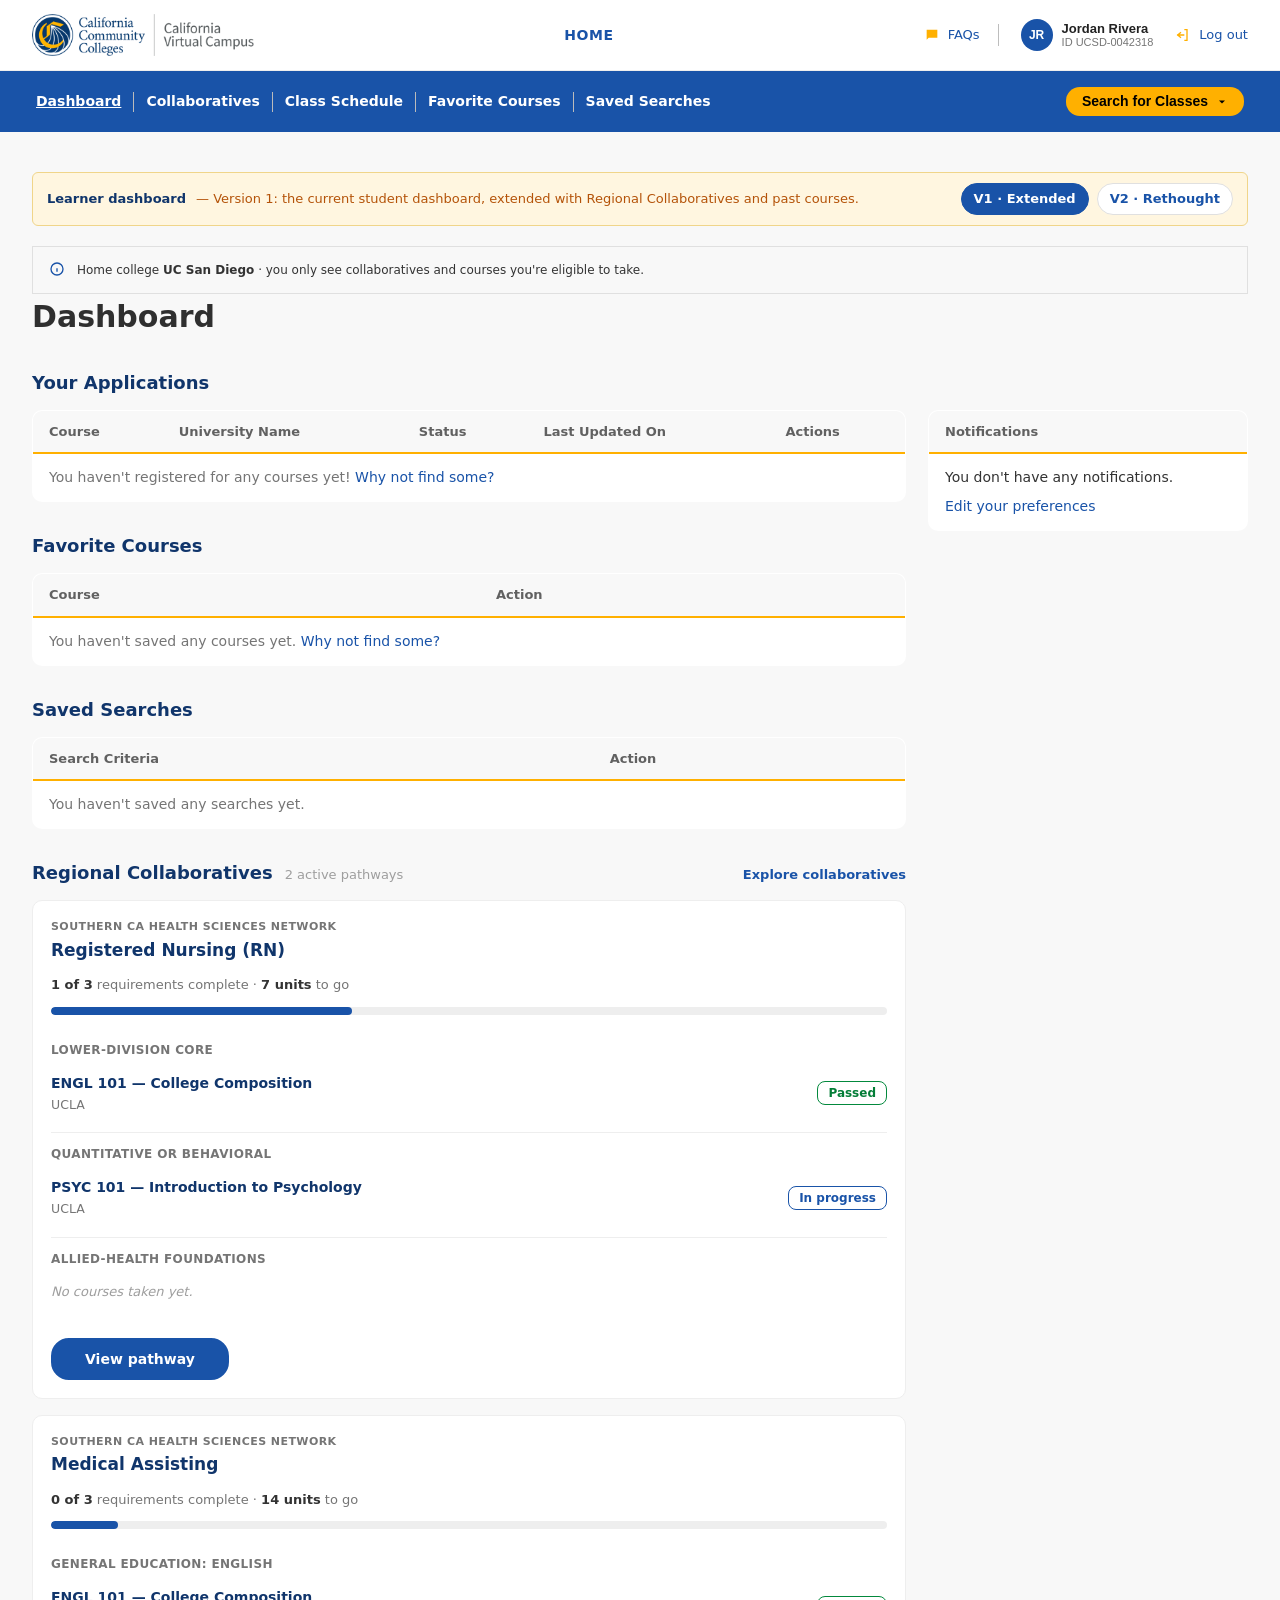
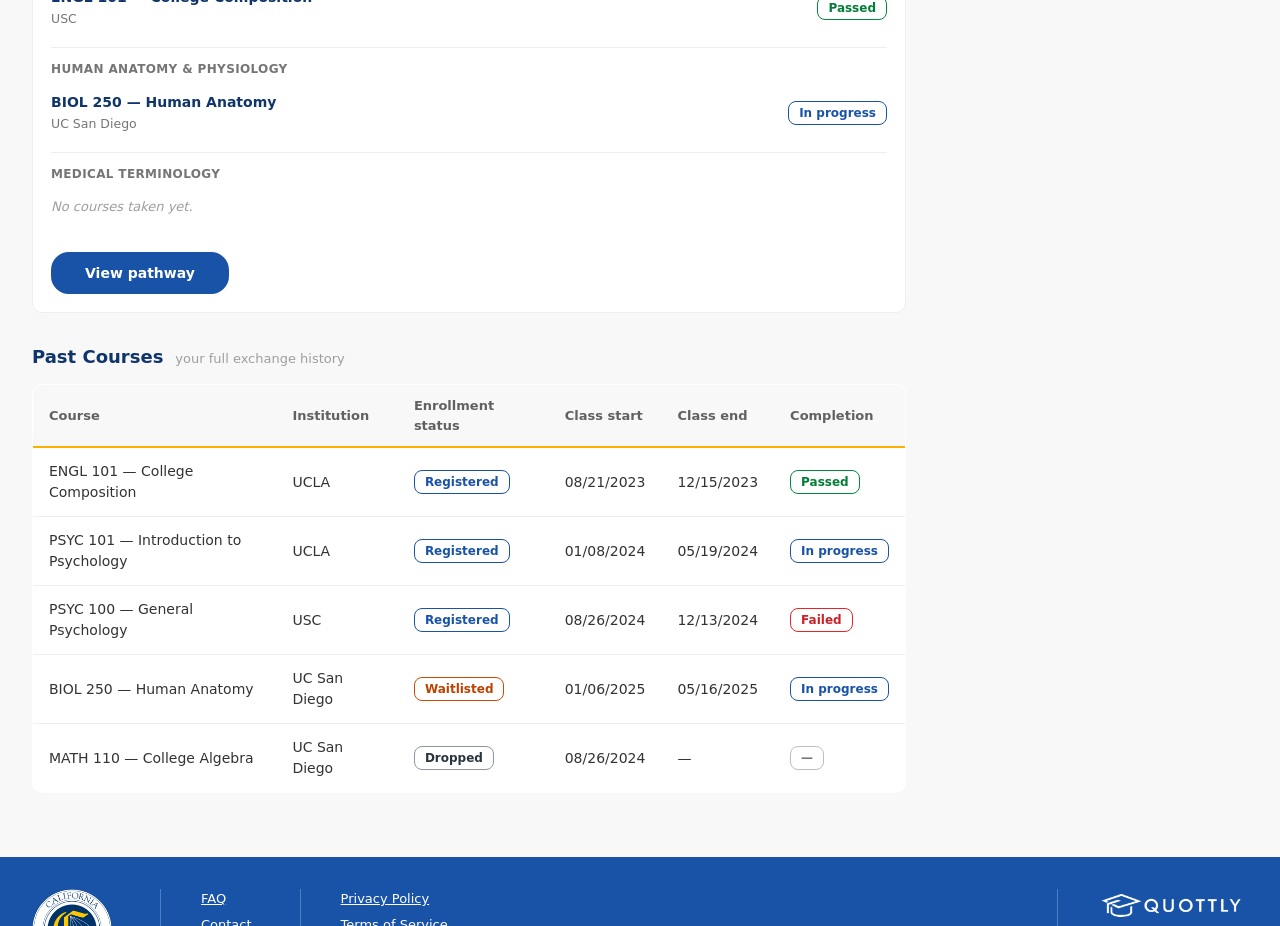
<file: index.html>
<!DOCTYPE html>
<html lang="en">
<head>
<meta charset="UTF-8">
<meta name="viewport" content="width=device-width, initial-scale=1">
<title>CVC Exchange · Student</title>
<meta http-equiv="refresh" content="0; url=dashboard.html">
</head>
<body>
<p style="font-family:system-ui;padding:24px">Redirecting to <a href="dashboard.html">Dashboard</a>…</p>
</body>
</html>
</file>
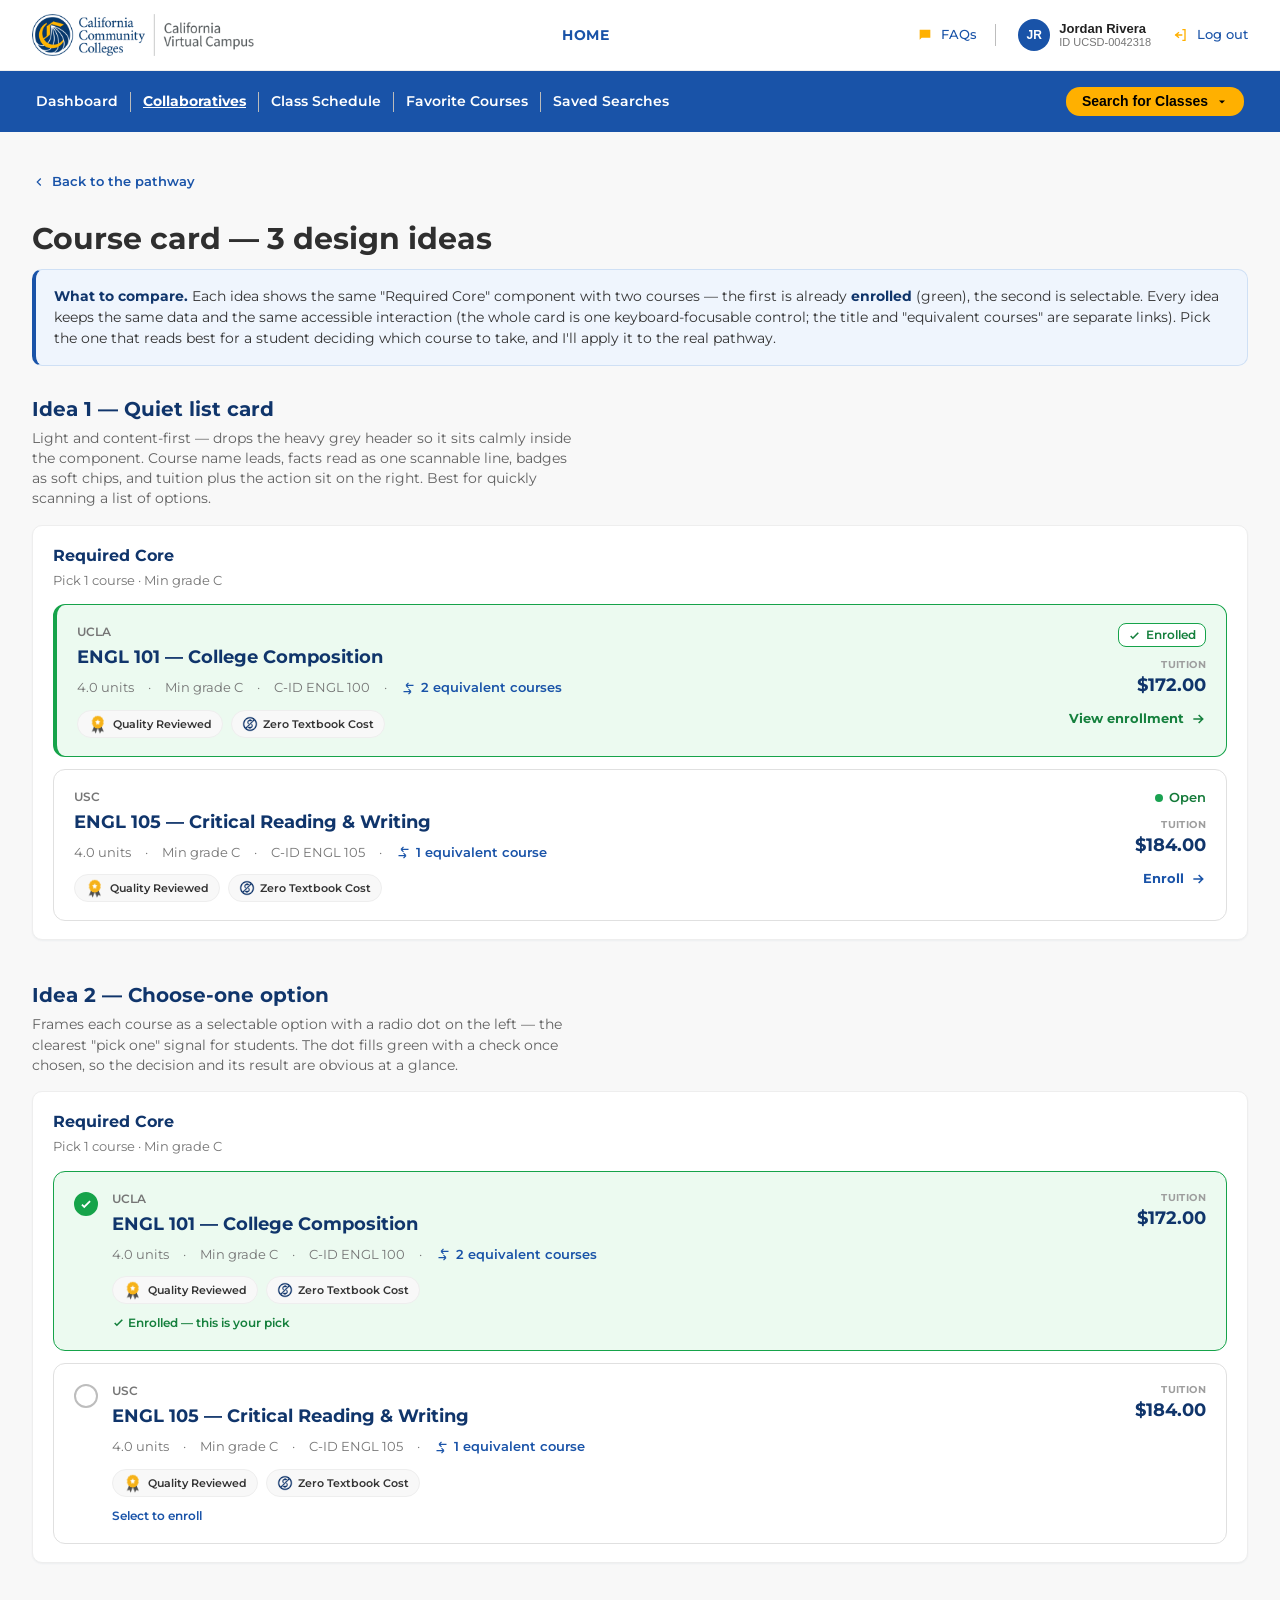
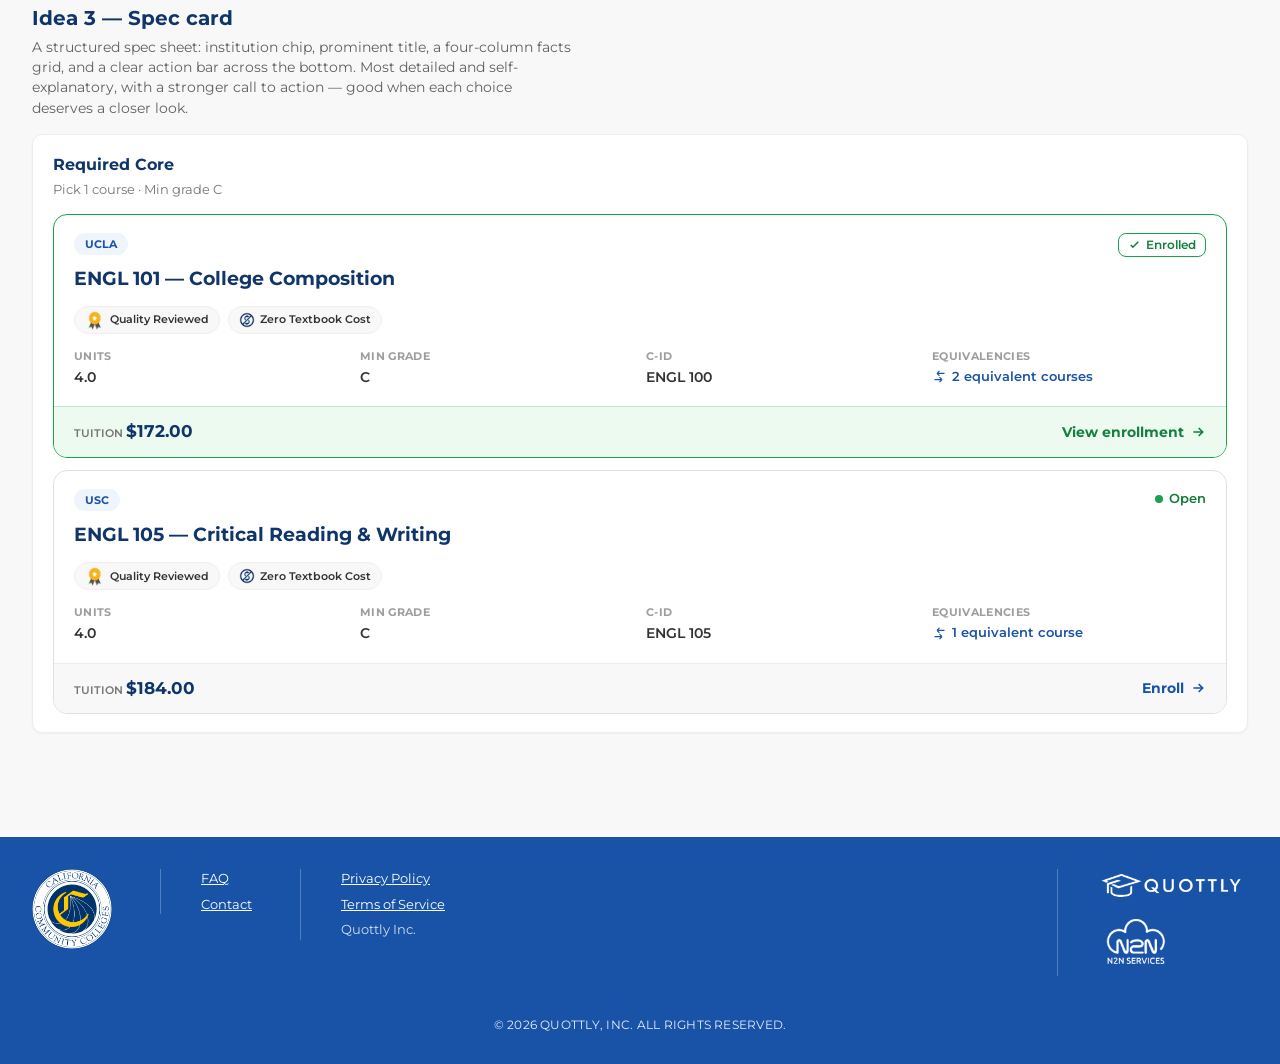
<file: card-lab.html>
<!DOCTYPE html>
<html lang="en">
<head>
<meta charset="UTF-8">
<meta name="viewport" content="width=device-width, initial-scale=1">
<title>Course card — design ideas · CVC Exchange</title>
<link rel="stylesheet" href="assets/styles.css?v=44">
<style>
/* ============================================================
   CARD LAB — 3 experimental course-card designs to compare.
   All reuse the page's CVC tokens (no new visual language) and all
   keep the accessible pattern: a full-card overlay <button> for the
   primary action, with the title + equivalencies as separate links
   raised above it. Enrolled = green treatment.
   ============================================================ */
.lab-intro { background: var(--blue-50); border: 1px solid #CFE0F5; border-left: 4px solid var(--c-primary); border-radius: 10px; padding: 16px 18px; margin-bottom: 28px; font-size: 14px; color: var(--c-text); }
.lab-intro b { color: var(--c-ink); }
.lab-variant { margin: 0 0 40px; }
.lab-variant > h2 { font-size: 20px; color: var(--c-ink); margin: 0 0 4px; }
.lab-variant > p { font-size: 13.5px; color: var(--gray-700); margin: 0 0 16px; max-width: 60ch; }
.lab-comp { background: #fff; border: 1px solid var(--gray-200); border-radius: var(--radius-card); padding: 18px 20px; box-shadow: 0 1px 2px rgba(16,53,107,.05); }
.lab-comp__head { display: flex; align-items: center; gap: 10px; flex-wrap: wrap; margin-bottom: 4px; }
.lab-comp__name { font-size: 16px; font-weight: 700; color: var(--c-ink); }
.lab-comp__rule { font-size: 12.5px; color: var(--gray-600); margin: 0 0 14px; }
.lab-cards { display: flex; flex-direction: column; gap: 12px; }
.lab-tag { display:inline-flex; align-items:center; gap:5px; font-size:11px; font-weight:600; color:var(--c-text); background:var(--gray-100); border:1px solid var(--gray-200); border-radius:999px; padding:3px 10px; }
.lab-tag img { display:block; }
.lab-equiv { position: relative; z-index: 2; background: none; border: 0; padding: 0; font: inherit; font-size: 13px; font-weight: 600; color: var(--c-primary); cursor: pointer; display: inline-flex; align-items: center; gap: 5px; }
.lab-equiv:hover { text-decoration: underline; }
.lab-equiv svg { width: 15px; height: 15px; }
.lab-pill-enrolled { display:inline-flex; align-items:center; gap:5px; font-size:12px; font-weight:600; color:var(--green-700); border:1px solid var(--green-600); border-radius:8px; padding:1px 9px; min-height:24px; background:#fff; }
.lab-pill-enrolled svg { width:13px; height:13px; }
.lab-open { font-size: 13px; font-weight: 600; color: #157a3a; display: inline-flex; align-items: center; gap: 6px; }
.lab-open::before { content:""; width:8px; height:8px; border-radius:50%; background:#1aa251; display:inline-block; }

/* shared overlay hit button */
.hit { position: absolute; inset: 0; width: 100%; height: 100%; padding: 0; margin: 0; border: 0; background: transparent; cursor: pointer; z-index: 1; }
.hit:focus-visible { outline: var(--focus-ring); outline-offset: -3px; border-radius: 14px; }
.zlink { position: relative; z-index: 2; }

/* ---------- Variant 1 — Quiet list card ---------- */
.v1 { position: relative; display: flex; gap: 18px; align-items: flex-start; background: #fff; border: 1px solid var(--gray-300); border-radius: 12px; padding: 18px 20px; transition: border-color .12s, box-shadow .12s; }
.v1:hover { border-color: var(--c-primary); box-shadow: 0 6px 18px rgba(25,83,168,.10); }
.v1__main { flex: 1 1 auto; min-width: 0; }
.v1__inst { font-size: 12px; font-weight: 600; color: var(--gray-600); }
.v1__title { display: inline-block; font-size: 18px; font-weight: 700; color: var(--c-ink); margin: 3px 0 0; text-decoration: none; }
.v1__title:hover { color: var(--c-primary); text-decoration: underline; }
.v1__meta { font-size: 13px; color: var(--gray-600); margin-top: 7px; display: flex; flex-wrap: wrap; gap: 4px 14px; align-items: center; }
.v1__chips { display: flex; flex-wrap: wrap; gap: 8px; margin-top: 12px; }
.v1__aside { flex: 0 0 auto; display: flex; flex-direction: column; align-items: flex-end; gap: 10px; text-align: right; }
.v1__price { font-size: 18px; font-weight: 700; color: var(--c-ink); }
.v1__price small { display: block; font-size: 10px; font-weight: 700; color: var(--gray-500); text-transform: uppercase; letter-spacing: .04em; }
.v1__cue { position: relative; z-index: 1; display: inline-flex; align-items: center; gap: 6px; font-size: 13px; font-weight: 700; color: var(--c-primary); white-space: nowrap; }
.v1__cue svg { width: 16px; height: 16px; }
.v1--enrolled { border-color: var(--green-600); border-left-width: 4px; background: var(--green-bg); }
.v1--enrolled .v1__cue { color: var(--green-700); }

/* ---------- Variant 2 — Choose-one option (radio affordance) ---------- */
.v2 { position: relative; display: flex; gap: 14px; align-items: flex-start; background: #fff; border: 1px solid var(--gray-300); border-radius: 12px; padding: 18px 20px; transition: border-color .12s, box-shadow .12s; }
.v2:hover { border-color: var(--c-primary); box-shadow: 0 6px 18px rgba(25,83,168,.10); }
.v2__radio { flex: 0 0 auto; width: 24px; height: 24px; border-radius: 50%; border: 2px solid var(--gray-400); margin-top: 2px; display: inline-flex; align-items: center; justify-content: center; color: #fff; transition: .12s; }
.v2:hover .v2__radio { border-color: var(--c-primary); }
.v2__radio svg { width: 14px; height: 14px; opacity: 0; }
.v2__main { flex: 1 1 auto; min-width: 0; }
.v2__inst { font-size: 12px; font-weight: 600; color: var(--gray-600); }
.v2__title { display: inline-block; font-size: 18px; font-weight: 700; color: var(--c-ink); margin: 3px 0 0; text-decoration: none; }
.v2__title:hover { color: var(--c-primary); text-decoration: underline; }
.v2__meta { font-size: 13px; color: var(--gray-600); margin-top: 7px; display: flex; flex-wrap: wrap; gap: 4px 14px; align-items: center; }
.v2__chips { display: flex; flex-wrap: wrap; gap: 8px; margin-top: 12px; }
.v2__aside { flex: 0 0 auto; text-align: right; }
.v2__price { font-size: 18px; font-weight: 700; color: var(--c-ink); }
.v2__price small { display: block; font-size: 10px; font-weight: 700; color: var(--gray-500); text-transform: uppercase; letter-spacing: .04em; }
.v2__hint { font-size: 12px; font-weight: 600; color: var(--c-primary); margin-top: 10px; position: relative; z-index: 1; }
.v2--enrolled { border-color: var(--green-600); background: var(--green-bg); }
.v2--enrolled .v2__radio { border-color: var(--green-600); background: var(--green-600); }
.v2--enrolled .v2__radio svg { opacity: 1; }
.v2--enrolled .v2__hint { color: var(--green-700); }

/* ---------- Variant 3 — Spec card with footer bar ---------- */
.v3 { position: relative; background: #fff; border: 1px solid var(--gray-300); border-radius: 14px; overflow: hidden; transition: border-color .12s, box-shadow .12s; }
.v3:hover { border-color: var(--c-primary); box-shadow: 0 6px 18px rgba(25,83,168,.10); }
.v3__top { padding: 18px 20px 0; display: flex; justify-content: space-between; gap: 12px; align-items: flex-start; }
.v3__instchip { display: inline-block; font-size: 11px; font-weight: 700; color: var(--c-primary); background: var(--blue-50); border-radius: 999px; padding: 3px 11px; }
.v3__title { display: inline-block; font-size: 19px; font-weight: 700; color: var(--c-ink); margin: 10px 0 0; text-decoration: none; }
.v3__title:hover { color: var(--c-primary); text-decoration: underline; }
.v3__chips { display: flex; flex-wrap: wrap; gap: 8px; padding: 12px 20px 0; }
.v3__facts { display: grid; grid-template-columns: repeat(4, 1fr); gap: 12px; padding: 14px 20px 16px; }
.v3fact__k { font-size: 11px; font-weight: 700; color: var(--gray-500); text-transform: uppercase; letter-spacing: .03em; }
.v3fact__v { font-size: 14px; font-weight: 600; color: var(--c-text); margin-top: 3px; }
.v3__bar { display: flex; align-items: center; justify-content: space-between; gap: 12px; padding: 12px 20px; background: var(--gray-100); border-top: 1px solid var(--gray-200); }
.v3__price { font-size: 17px; font-weight: 700; color: var(--c-ink); }
.v3__price small { font-size: 11px; font-weight: 600; color: var(--gray-600); text-transform: uppercase; }
.v3__cue { position: relative; z-index: 1; display: inline-flex; align-items: center; gap: 6px; font-size: 14px; font-weight: 700; color: var(--c-primary); }
.v3__cue svg { width: 16px; height: 16px; }
.v3--enrolled { border-color: var(--green-600); }
.v3--enrolled .v3__bar { background: var(--green-bg); border-top-color: #BFE6CD; }
.v3--enrolled .v3__cue { color: var(--green-700); }
</style>
</head>
<body>
<main>
  <div class="page">
    <a class="back" href="requirement-pathway.html?req=English%20Composition">
      <svg width="14" height="14" viewBox="0 0 24 24" fill="none" stroke="currentColor" stroke-width="2"><path d="M15 6l-6 6 6 6"/></svg>
      Back to the pathway
    </a>

    <h1 class="h1" style="margin-top:10px;">Course card — 3 design ideas</h1>
    <div class="lab-intro">
      <b>What to compare.</b> Each idea shows the same "Required Core" component with two courses — the first is already <b>enrolled</b> (green), the second is selectable. Every idea keeps the same data and the same accessible interaction (the whole card is one keyboard-focusable control; the title and "equivalent courses" are separate links). Pick the one that reads best for a student deciding which course to take, and I'll apply it to the real pathway.
    </div>

    <div id="lab"></div>
  </div>
</main>
<script src="assets/app.js?v=44"></script>
<script>
mountStudentChrome('collaboratives');

const CHECK = '<svg viewBox="0 0 24 24" fill="none" stroke="currentColor" stroke-width="3"><path d="M5 13l4 4L19 7"/></svg>';
const EQ = '<svg viewBox="0 0 24 24" fill="none" stroke="currentColor" stroke-width="2"><path d="M8 7h12M8 7l4-4M8 7l4 4M16 17H4M16 17l-4-4M16 17l-4 4"/></svg>';
const PLUS = '<svg viewBox="0 0 24 24" fill="none" stroke="currentColor" stroke-width="2.4"><path d="M12 5v14M5 12h14"/></svg>';
const ARROW = '<svg viewBox="0 0 24 24" fill="none" stroke="currentColor" stroke-width="2.4"><path d="M5 12h14M13 6l6 6-6 6"/></svg>';

function chips(c) {
  return (c.quality ? '<span class="lab-tag"><img class="cr-ic-q" src="assets/ic-quality.png" alt="">Quality Reviewed</span>' : '') +
         (c.ztc ? '<span class="lab-tag"><img class="cr-ic-z" src="assets/ic-ztc.png" alt="">Zero Textbook Cost</span>' : '');
}
function equivBtn(c) {
  const n = (c.equiv || []).length;
  if (!n) return '<span style="font-size:13px;color:var(--gray-500);">No equivalents</span>';
  return '<button type="button" class="lab-equiv zlink" onclick="labEquiv(\'' + c.code + '\')">' + EQ + n + ' equivalent course' + (n === 1 ? '' : 's') + '</button>';
}
function aria(c, enrolled) {
  return (enrolled ? 'View your enrollment in ' + c.code + ' — ' + c.name
                   : 'Enroll in ' + c.code + ' — ' + c.name + ' through the CVC Exchange');
}
function act() { toastNow('Prototype — enroll / view enrollment happens here'); }

/* ---------- Variant 1 ---------- */
function v1(code, enrolled) {
  const c = COURSE_CATALOG[code];
  return '<article class="v1' + (enrolled ? ' v1--enrolled' : '') + '">' +
    '<div class="v1__main">' +
      '<div class="v1__inst">' + esc(c.inst) + '</div>' +
      '<a class="v1__title zlink" href="course-detail.html?code=' + encodeURIComponent(code) + '">' + esc(c.code) + ' — ' + esc(c.name) + '</a>' +
      '<div class="v1__meta">' + esc(c.units) + ' units <span>·</span> Min grade ' + esc(c.grade) + ' <span>·</span> C-ID ' + esc(c.cid) + ' <span>·</span> ' + equivBtn(c) + '</div>' +
      '<div class="v1__chips">' + chips(c) + '</div>' +
    '</div>' +
    '<div class="v1__aside">' +
      (enrolled ? '<span class="lab-pill-enrolled">' + CHECK + ' Enrolled</span>' : '<span class="lab-open">Open</span>') +
      '<span class="v1__price"><small>Tuition</small>' + esc(c.tuition) + '</span>' +
      '<span class="v1__cue">' + (enrolled ? 'View enrollment ' + ARROW : 'Enroll ' + ARROW) + '</span>' +
    '</div>' +
    '<button class="hit" aria-label="' + esc(aria(c, enrolled)) + '" onclick="act()"></button>' +
  '</article>';
}

/* ---------- Variant 2 ---------- */
function v2(code, enrolled) {
  const c = COURSE_CATALOG[code];
  return '<article class="v2' + (enrolled ? ' v2--enrolled' : '') + '">' +
    '<span class="v2__radio" aria-hidden="true">' + CHECK + '</span>' +
    '<div class="v2__main">' +
      '<div class="v2__inst">' + esc(c.inst) + '</div>' +
      '<a class="v2__title zlink" href="course-detail.html?code=' + encodeURIComponent(code) + '">' + esc(c.code) + ' — ' + esc(c.name) + '</a>' +
      '<div class="v2__meta">' + esc(c.units) + ' units <span>·</span> Min grade ' + esc(c.grade) + ' <span>·</span> C-ID ' + esc(c.cid) + ' <span>·</span> ' + equivBtn(c) + '</div>' +
      '<div class="v2__chips">' + chips(c) + '</div>' +
      '<div class="v2__hint">' + (enrolled ? CHECK_INLINE() + ' Enrolled — this is your pick' : 'Select to enroll') + '</div>' +
    '</div>' +
    '<div class="v2__aside"><span class="v2__price"><small>Tuition</small>' + esc(c.tuition) + '</span></div>' +
    '<button class="hit" aria-label="' + esc(aria(c, enrolled)) + '" onclick="act()"></button>' +
  '</article>';
}
function CHECK_INLINE() { return '<svg viewBox="0 0 24 24" width="13" height="13" fill="none" stroke="currentColor" stroke-width="3" style="vertical-align:-2px;"><path d="M5 13l4 4L19 7"/></svg>'; }

/* ---------- Variant 3 ---------- */
function v3(code, enrolled) {
  const c = COURSE_CATALOG[code];
  return '<article class="v3' + (enrolled ? ' v3--enrolled' : '') + '">' +
    '<div class="v3__top">' +
      '<div><span class="v3__instchip">' + esc(c.inst) + '</span>' +
        '<br><a class="v3__title zlink" href="course-detail.html?code=' + encodeURIComponent(code) + '">' + esc(c.code) + ' — ' + esc(c.name) + '</a></div>' +
      (enrolled ? '<span class="lab-pill-enrolled">' + CHECK + ' Enrolled</span>' : '<span class="lab-open">Open</span>') +
    '</div>' +
    '<div class="v3__chips">' + chips(c) + '</div>' +
    '<div class="v3__facts">' +
      '<div><div class="v3fact__k">Units</div><div class="v3fact__v">' + esc(c.units) + '</div></div>' +
      '<div><div class="v3fact__k">Min grade</div><div class="v3fact__v">' + esc(c.grade) + '</div></div>' +
      '<div><div class="v3fact__k">C-ID</div><div class="v3fact__v">' + esc(c.cid) + '</div></div>' +
      '<div><div class="v3fact__k">Equivalencies</div><div class="v3fact__v">' + equivBtn(c) + '</div></div>' +
    '</div>' +
    '<div class="v3__bar">' +
      '<span class="v3__price"><small>Tuition </small>' + esc(c.tuition) + '</span>' +
      '<span class="v3__cue">' + (enrolled ? 'View enrollment ' + ARROW : 'Enroll ' + ARROW) + '</span>' +
    '</div>' +
    '<button class="hit" aria-label="' + esc(aria(c, enrolled)) + '" onclick="act()"></button>' +
  '</article>';
}

function variantBlock(n, title, desc, fn) {
  return '<section class="lab-variant">' +
    '<h2>Idea ' + n + ' — ' + esc(title) + '</h2>' +
    '<p>' + esc(desc) + '</p>' +
    '<div class="lab-comp">' +
      '<div class="lab-comp__head"><span class="lab-comp__name">Required Core</span></div>' +
      '<div class="lab-comp__rule">Pick 1 course · Min grade C</div>' +
      '<div class="lab-cards">' + fn('ENGL 101', true) + fn('ENGL 105', false) + '</div>' +
    '</div>' +
  '</section>';
}

document.getElementById('lab').innerHTML =
  variantBlock(1, 'Quiet list card',
    'Light and content-first — drops the heavy grey header so it sits calmly inside the component. Course name leads, facts read as one scannable line, badges as soft chips, and tuition plus the action sit on the right. Best for quickly scanning a list of options.', v1) +
  variantBlock(2, 'Choose-one option',
    'Frames each course as a selectable option with a radio dot on the left — the clearest "pick one" signal for students. The dot fills green with a check once chosen, so the decision and its result are obvious at a glance.', v2) +
  variantBlock(3, 'Spec card',
    'A structured spec sheet: institution chip, prominent title, a four-column facts grid, and a clear action bar across the bottom. Most detailed and self-explanatory, with a stronger call to action — good when each choice deserves a closer look.', v3);

/* compact equivalencies modal (shared) */
function labEquiv(code) {
  const c = COURSE_CATALOG[code]; if (!c) return;
  const list = c.equiv || [];
  const ov = document.createElement('div'); ov.className = 'modal-ov';
  ov.innerHTML = '<div class="modal" role="dialog" aria-modal="true" aria-label="Equivalent courses">' +
    '<div class="modal__head"><h3>Courses equivalent to ' + esc(c.code) + '</h3><button class="modal__x" data-x aria-label="Close">&times;</button></div>' +
    '<div class="modal__body"><p class="equiv-lead">These count the same toward this requirement.</p>' +
    list.map(function (e) { return '<div class="equiv-row"><div class="equiv-row__main"><div class="equiv-row__name">' + esc(e.code) + ' — ' + esc(e.name) + '</div><div class="equiv-row__meta">' + esc(e.inst) + ' · ' + esc(e.units) + ' units · C-ID ' + esc(e.cid) + '</div></div><span class="pill pill--done">Equivalent</span></div>'; }).join('') +
    '</div></div>';
  document.body.appendChild(ov); requestAnimationFrame(function () { ov.classList.add('show'); });
  const close = function () { ov.classList.remove('show'); setTimeout(function () { ov.remove(); }, 200); };
  ov.addEventListener('click', function (e) { if (e.target === ov) close(); });
  ov.querySelector('[data-x]').onclick = close;
}
</script>
</body>
</html>
</file>
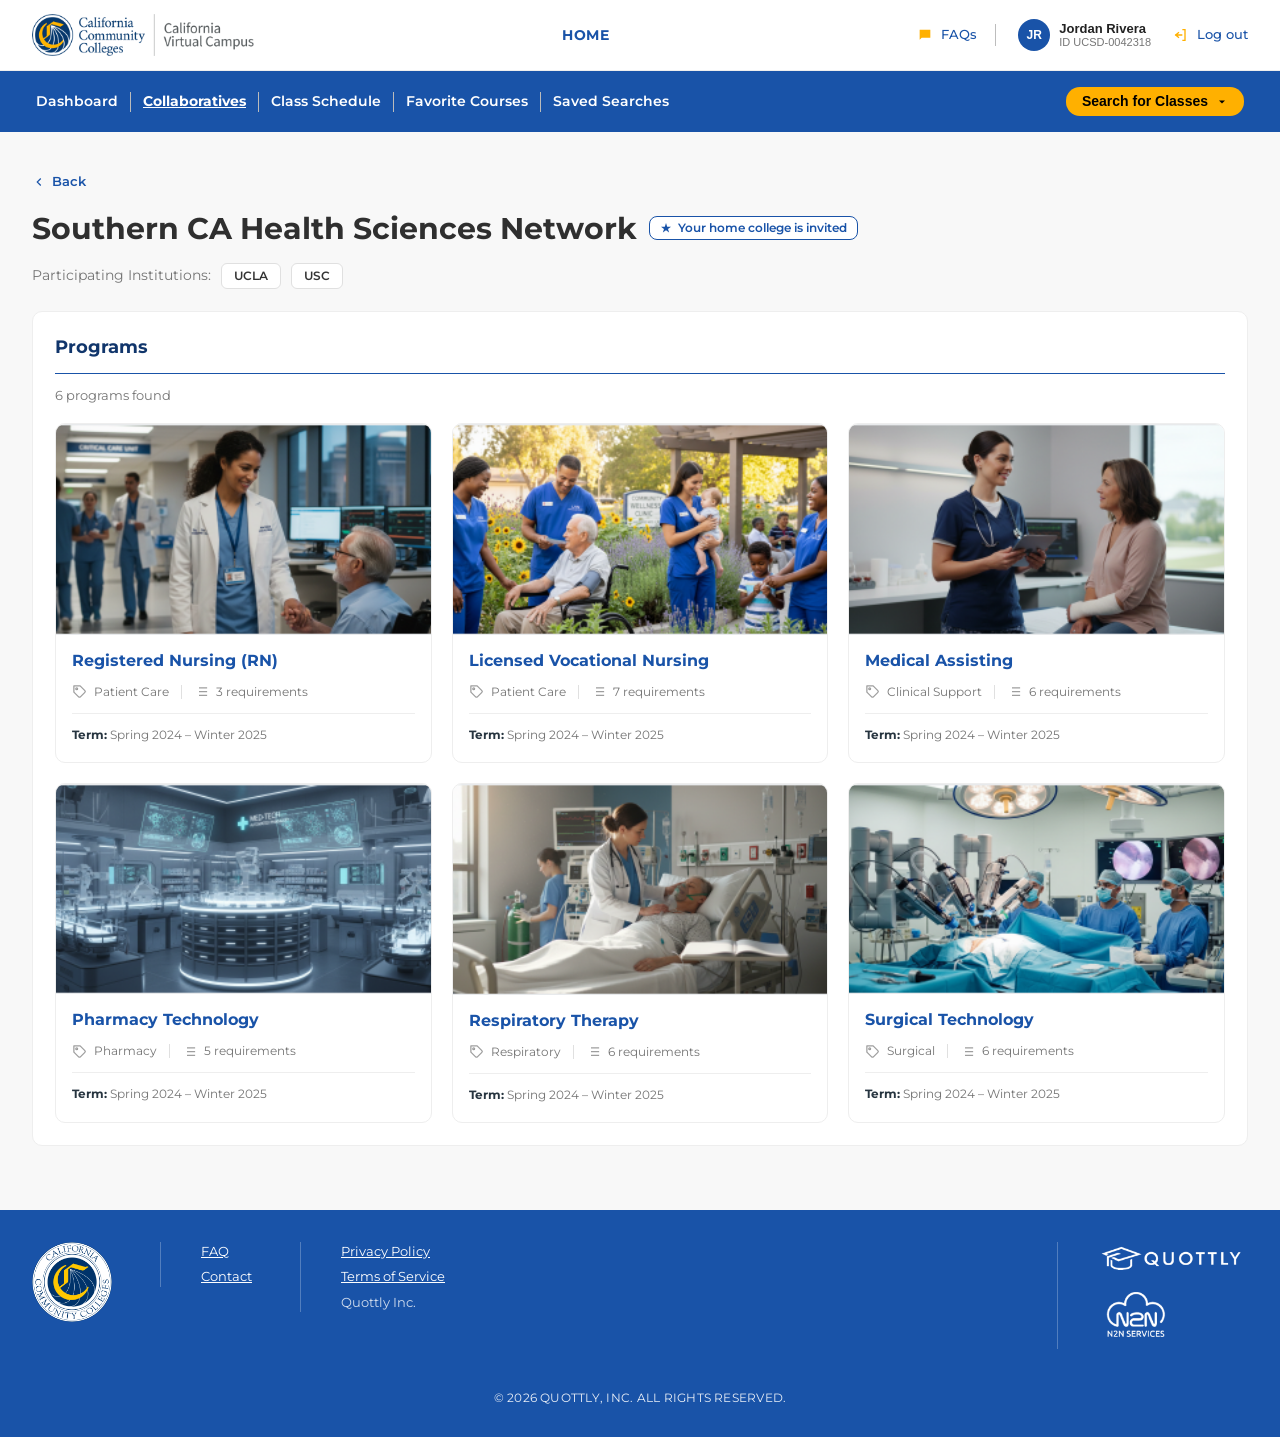
<file: collaborative-detail.html>
<!DOCTYPE html>
<html lang="en">
<head>
<meta charset="UTF-8">
<meta name="viewport" content="width=device-width, initial-scale=1">
<title>Southern CA Health Sciences Network · CVC Exchange</title>
<link rel="stylesheet" href="assets/styles.css?v=44">
</head>
<body>
<main>
  <div class="page">
    <a class="back" href="collaboratives.html">
      <svg width="14" height="14" viewBox="0 0 24 24" fill="none" stroke="currentColor" stroke-width="2"><path d="M15 6l-6 6 6 6"/></svg>
      Back
    </a>

    <div class="title-row">
      <h1 class="h1">Southern CA Health Sciences Network</h1>
      <span class="tag tag--invited"><svg viewBox="0 0 24 24" fill="currentColor"><path d="M12 2l2.4 7.4H22l-6 4.4 2.3 7.2-6.3-4.6L5.7 21 8 13.8 2 9.4h7.6z"/></svg> Your home college is invited</span>
    </div>
    <div class="partners"><span class="muted">Participating Institutions:</span> <span class="inst">UCLA</span> <span class="inst">USC</span></div>

    <div class="l-card">
      <h2 class="l-card-title">Programs</h2>
      <p class="muted" style="font-size:13px; margin:12px 0 0;">6 programs found</p>
      <div class="prog-grid">
        <a class="prog-card" href="program-detail.html">
          <img class="prog-card__img" src="assets/prog-1.png" alt="">
          <div class="prog-card__body">
            <div class="prog-card__name">Registered Nursing (RN)</div>
            <div class="prog-card__meta">
              <div class="prog-card__facts">
                <span class="prog-card__fact"><svg viewBox="0 0 24 24" fill="none" stroke="currentColor" stroke-width="2" stroke-linecap="round" stroke-linejoin="round"><path d="M20.59 13.41 13.42 20.6a2 2 0 0 1-2.83 0L3 13V3h10l7.59 7.59a2 2 0 0 1 0 2.82z"/><circle cx="7.5" cy="7.5" r="1.5"/></svg>Patient Care</span>
                <span class="prog-card__sep"></span>
                <span class="prog-card__fact"><svg viewBox="0 0 24 24" fill="none" stroke="currentColor" stroke-width="2"><path d="M8 6h13M8 12h13M8 18h13M3 6h.01M3 12h.01M3 18h.01"/></svg>3 requirements</span>
              </div>
              <div class="prog-card__term"><b>Term:</b> Spring 2024 – Winter 2025</div>
            </div>
          </div>
        </a>
        <a class="prog-card" href="program-detail.html">
          <img class="prog-card__img" src="assets/prog-2.png" alt="">
          <div class="prog-card__body">
            <div class="prog-card__name">Licensed Vocational Nursing</div>
            <div class="prog-card__meta">
              <div class="prog-card__facts">
                <span class="prog-card__fact"><svg viewBox="0 0 24 24" fill="none" stroke="currentColor" stroke-width="2" stroke-linecap="round" stroke-linejoin="round"><path d="M20.59 13.41 13.42 20.6a2 2 0 0 1-2.83 0L3 13V3h10l7.59 7.59a2 2 0 0 1 0 2.82z"/><circle cx="7.5" cy="7.5" r="1.5"/></svg>Patient Care</span>
                <span class="prog-card__sep"></span>
                <span class="prog-card__fact"><svg viewBox="0 0 24 24" fill="none" stroke="currentColor" stroke-width="2"><path d="M8 6h13M8 12h13M8 18h13M3 6h.01M3 12h.01M3 18h.01"/></svg>7 requirements</span>
              </div>
              <div class="prog-card__term"><b>Term:</b> Spring 2024 – Winter 2025</div>
            </div>
          </div>
        </a>
        <a class="prog-card" href="program-detail.html">
          <img class="prog-card__img" src="assets/prog-3.png" alt="">
          <div class="prog-card__body">
            <div class="prog-card__name">Medical Assisting</div>
            <div class="prog-card__meta">
              <div class="prog-card__facts">
                <span class="prog-card__fact"><svg viewBox="0 0 24 24" fill="none" stroke="currentColor" stroke-width="2" stroke-linecap="round" stroke-linejoin="round"><path d="M20.59 13.41 13.42 20.6a2 2 0 0 1-2.83 0L3 13V3h10l7.59 7.59a2 2 0 0 1 0 2.82z"/><circle cx="7.5" cy="7.5" r="1.5"/></svg>Clinical Support</span>
                <span class="prog-card__sep"></span>
                <span class="prog-card__fact"><svg viewBox="0 0 24 24" fill="none" stroke="currentColor" stroke-width="2"><path d="M8 6h13M8 12h13M8 18h13M3 6h.01M3 12h.01M3 18h.01"/></svg>6 requirements</span>
              </div>
              <div class="prog-card__term"><b>Term:</b> Spring 2024 – Winter 2025</div>
            </div>
          </div>
        </a>
        <a class="prog-card" href="program-detail.html">
          <img class="prog-card__img" src="assets/prog-4.png" alt="">
          <div class="prog-card__body">
            <div class="prog-card__name">Pharmacy Technology</div>
            <div class="prog-card__meta">
              <div class="prog-card__facts">
                <span class="prog-card__fact"><svg viewBox="0 0 24 24" fill="none" stroke="currentColor" stroke-width="2" stroke-linecap="round" stroke-linejoin="round"><path d="M20.59 13.41 13.42 20.6a2 2 0 0 1-2.83 0L3 13V3h10l7.59 7.59a2 2 0 0 1 0 2.82z"/><circle cx="7.5" cy="7.5" r="1.5"/></svg>Pharmacy</span>
                <span class="prog-card__sep"></span>
                <span class="prog-card__fact"><svg viewBox="0 0 24 24" fill="none" stroke="currentColor" stroke-width="2"><path d="M8 6h13M8 12h13M8 18h13M3 6h.01M3 12h.01M3 18h.01"/></svg>5 requirements</span>
              </div>
              <div class="prog-card__term"><b>Term:</b> Spring 2024 – Winter 2025</div>
            </div>
          </div>
        </a>
        <a class="prog-card" href="program-detail.html">
          <img class="prog-card__img" src="assets/prog-5.png" alt="">
          <div class="prog-card__body">
            <div class="prog-card__name">Respiratory Therapy</div>
            <div class="prog-card__meta">
              <div class="prog-card__facts">
                <span class="prog-card__fact"><svg viewBox="0 0 24 24" fill="none" stroke="currentColor" stroke-width="2" stroke-linecap="round" stroke-linejoin="round"><path d="M20.59 13.41 13.42 20.6a2 2 0 0 1-2.83 0L3 13V3h10l7.59 7.59a2 2 0 0 1 0 2.82z"/><circle cx="7.5" cy="7.5" r="1.5"/></svg>Respiratory</span>
                <span class="prog-card__sep"></span>
                <span class="prog-card__fact"><svg viewBox="0 0 24 24" fill="none" stroke="currentColor" stroke-width="2"><path d="M8 6h13M8 12h13M8 18h13M3 6h.01M3 12h.01M3 18h.01"/></svg>6 requirements</span>
              </div>
              <div class="prog-card__term"><b>Term:</b> Spring 2024 – Winter 2025</div>
            </div>
          </div>
        </a>
        <a class="prog-card" href="program-detail.html">
          <img class="prog-card__img" src="assets/prog-6.png" alt="">
          <div class="prog-card__body">
            <div class="prog-card__name">Surgical Technology</div>
            <div class="prog-card__meta">
              <div class="prog-card__facts">
                <span class="prog-card__fact"><svg viewBox="0 0 24 24" fill="none" stroke="currentColor" stroke-width="2" stroke-linecap="round" stroke-linejoin="round"><path d="M20.59 13.41 13.42 20.6a2 2 0 0 1-2.83 0L3 13V3h10l7.59 7.59a2 2 0 0 1 0 2.82z"/><circle cx="7.5" cy="7.5" r="1.5"/></svg>Surgical</span>
                <span class="prog-card__sep"></span>
                <span class="prog-card__fact"><svg viewBox="0 0 24 24" fill="none" stroke="currentColor" stroke-width="2"><path d="M8 6h13M8 12h13M8 18h13M3 6h.01M3 12h.01M3 18h.01"/></svg>6 requirements</span>
              </div>
              <div class="prog-card__term"><b>Term:</b> Spring 2024 – Winter 2025</div>
            </div>
          </div>
        </a>
      </div>
    </div>
  </div>
</main>
<script src="assets/app.js?v=44"></script>
<script>mountStudentChrome('collaboratives');</script>
</body>
</html>
</file>
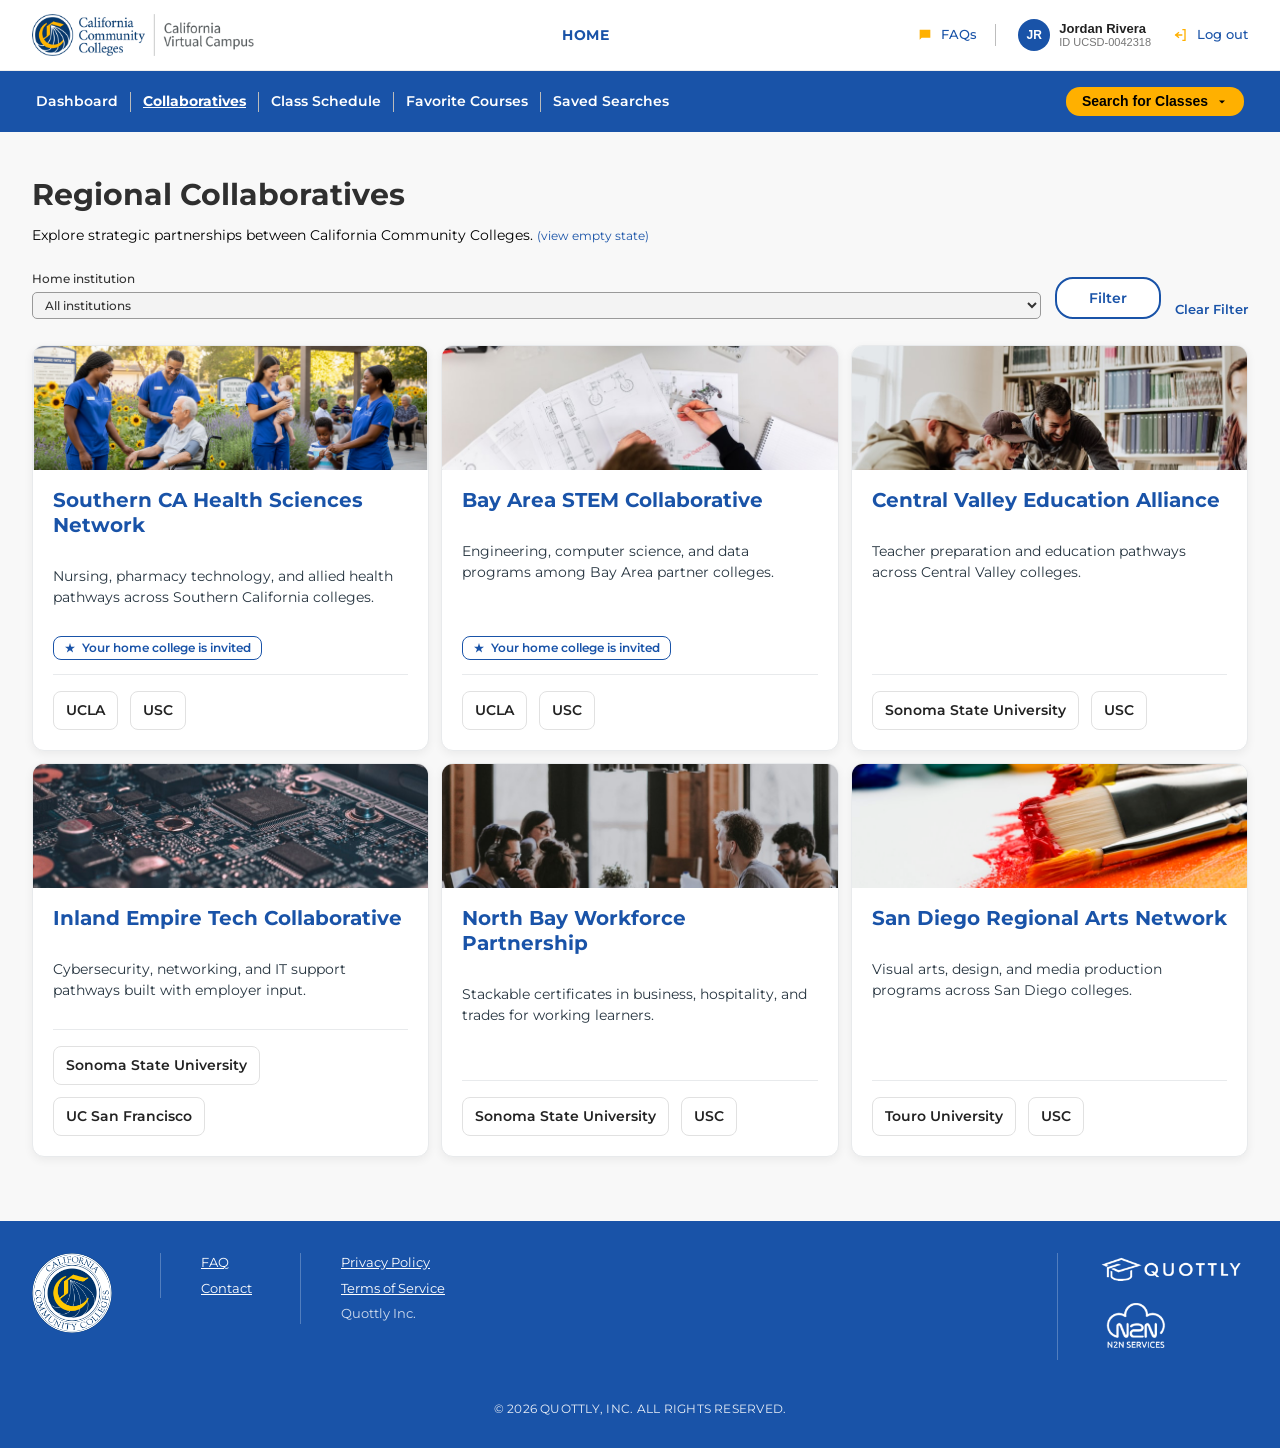
<file: collaboratives.html>
<!DOCTYPE html>
<html lang="en">
<head>
<meta charset="UTF-8">
<meta name="viewport" content="width=device-width, initial-scale=1">
<title>Regional Collaboratives · CVC Exchange</title>
<link rel="stylesheet" href="assets/styles.css?v=44">
</head>
<body>
<main>
  <div class="page">
    <h1 class="h1">Regional Collaboratives</h1>
    <p class="page-desc">Explore strategic partnerships between California Community Colleges. <a href="collaboratives.html?state=empty" style="font-size:12px;">(view empty state)</a></p>

    <!-- LN-05 empty state: home college not participating -->
    <div id="emptyState" class="collab-empty hide">
      <div class="collab-empty__icon"><svg viewBox="0 0 24 24" fill="none" stroke="currentColor" stroke-width="1.6"><path d="M3 21h18M5 21V7l7-4 7 4v14M9 21v-6h6v6"/></svg></div>
      <h2>No collaboratives available yet</h2>
      <p>Your home college, <b>UC San Diego</b>, isn't currently participating in any shared program pathways through CVC. You can still browse and search the full course catalog.</p>
      <div class="collab-empty__actions">
        <button class="btn btn--primary" onclick="toastNow('Opens the CVC course search')">Search for courses</button>
        <a class="btn btn--outline" href="collaboratives.html">Back to all collaboratives</a>
      </div>
    </div>

    <div id="collabView">
      <form class="filter-bar" id="collab-filter">
        <div class="field field--grow">
          <label for="home-inst">Home institution</label>
          <select id="home-inst">
            <option value="">All institutions</option>
            <option>UC San Diego</option>
            <option>UCLA</option>
            <option>USC</option>
            <option>Cal State Long Beach</option>
          </select>
        </div>
        <button type="submit" class="btn btn--outline">Filter</button>
        <a class="clear-filter" href="collaboratives.html">Clear Filter</a>
      </form>

      <div class="collab-grid">
        <article class="collab-card" onclick="go('collaborative-detail.html')">
          <img class="collab-card__banner" src="assets/prog-2.png" alt="">
          <div class="collab-card__body">
            <div class="collab-card__title">Southern CA Health Sciences Network</div>
            <p class="collab-card__desc">Nursing, pharmacy technology, and allied health pathways across Southern California colleges.</p>
            <span class="tag tag--invited"><svg viewBox="0 0 24 24" fill="currentColor"><path d="M12 2l2.4 7.4H22l-6 4.4 2.3 7.2-6.3-4.6L5.7 21 8 13.8 2 9.4h7.6z"/></svg> Your home college is invited</span>
            <div class="collab-card__tags"><span class="inst">UCLA</span><span class="inst">USC</span></div>
          </div>
        </article>

        <article class="collab-card" onclick="go('collaborative-detail.html')">
          <img class="collab-card__banner" src="assets/collab-stem.jpg" alt="">
          <div class="collab-card__body">
            <div class="collab-card__title">Bay Area STEM Collaborative</div>
            <p class="collab-card__desc">Engineering, computer science, and data programs among Bay Area partner colleges.</p>
            <span class="tag tag--invited"><svg viewBox="0 0 24 24" fill="currentColor"><path d="M12 2l2.4 7.4H22l-6 4.4 2.3 7.2-6.3-4.6L5.7 21 8 13.8 2 9.4h7.6z"/></svg> Your home college is invited</span>
            <div class="collab-card__tags"><span class="inst">UCLA</span><span class="inst">USC</span></div>
          </div>
        </article>

        <article class="collab-card" onclick="go('collaborative-detail.html')">
          <img class="collab-card__banner" src="assets/collab-education.jpg" alt="">
          <div class="collab-card__body">
            <div class="collab-card__title">Central Valley Education Alliance</div>
            <p class="collab-card__desc">Teacher preparation and education pathways across Central Valley colleges.</p>
            <div class="collab-card__tags"><span class="inst">Sonoma State University</span><span class="inst">USC</span></div>
          </div>
        </article>

        <article class="collab-card" onclick="go('collaborative-detail.html')">
          <img class="collab-card__banner" src="assets/collab-tech.jpg" alt="">
          <div class="collab-card__body">
            <div class="collab-card__title">Inland Empire Tech Collaborative</div>
            <p class="collab-card__desc">Cybersecurity, networking, and IT support pathways built with employer input.</p>
            <div class="collab-card__tags"><span class="inst">Sonoma State University</span><span class="inst">UC San Francisco</span></div>
          </div>
        </article>

        <article class="collab-card" onclick="go('collaborative-detail.html')">
          <img class="collab-card__banner" src="assets/collab-business.jpg" alt="">
          <div class="collab-card__body">
            <div class="collab-card__title">North Bay Workforce Partnership</div>
            <p class="collab-card__desc">Stackable certificates in business, hospitality, and trades for working learners.</p>
            <div class="collab-card__tags"><span class="inst">Sonoma State University</span><span class="inst">USC</span></div>
          </div>
        </article>

        <article class="collab-card" onclick="go('collaborative-detail.html')">
          <img class="collab-card__banner" src="assets/collab-arts.jpg" alt="">
          <div class="collab-card__body">
            <div class="collab-card__title">San Diego Regional Arts Network</div>
            <p class="collab-card__desc">Visual arts, design, and media production programs across San Diego colleges.</p>
            <div class="collab-card__tags"><span class="inst">Touro University</span><span class="inst">USC</span></div>
          </div>
        </article>
      </div>
    </div>
  </div>
</main>
<script src="assets/app.js?v=44"></script>
<script>
mountStudentChrome('collaboratives');
if (new URLSearchParams(location.search).get('state') === 'empty') {
  document.getElementById('collabView').classList.add('hide');
  document.getElementById('emptyState').classList.remove('hide');
}
</script>
</body>
</html>
</file>
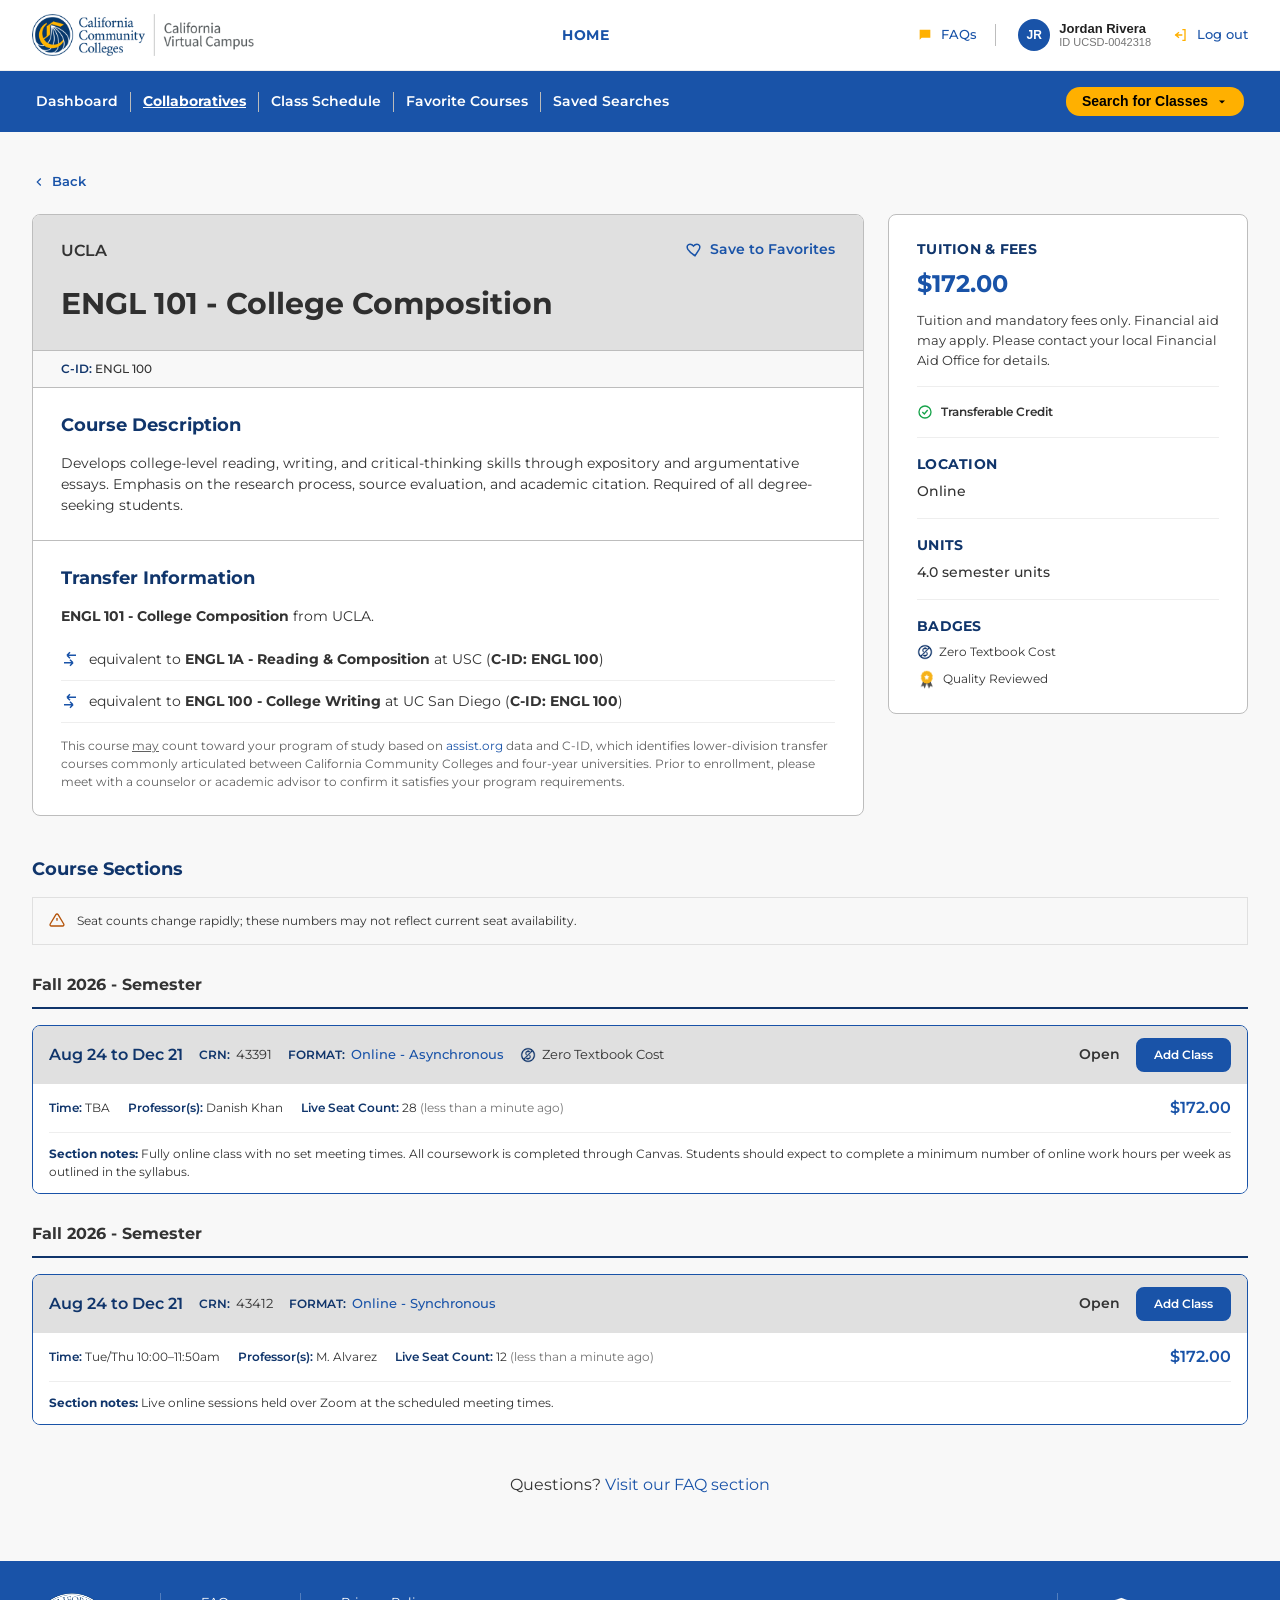
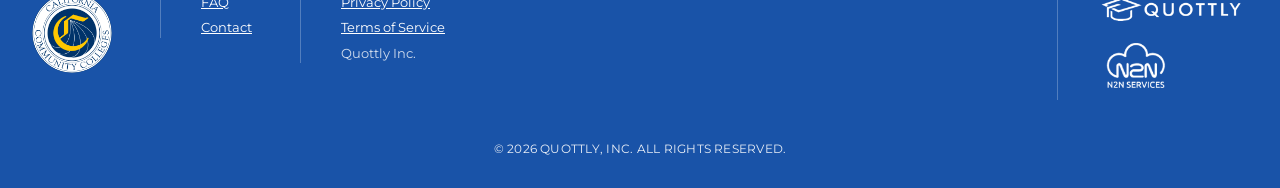
<file: course-detail.html>
<!DOCTYPE html>
<html lang="en">
<head>
<meta charset="UTF-8">
<meta name="viewport" content="width=device-width, initial-scale=1">
<title>Course detail · CVC Exchange</title>
<link rel="stylesheet" href="assets/styles.css?v=44">
</head>
<body>
<main>
  <div class="page">
    <a class="back" id="cdBack" href="requirement-pathway.html">
      <svg width="14" height="14" viewBox="0 0 24 24" fill="none" stroke="currentColor" stroke-width="2"><path d="M15 6l-6 6 6 6"/></svg>
      Back
    </a>

    <div class="cd-grid">
      <!-- LEFT: course card -->
      <article class="cd-card">
        <div class="cd-card__band">
          <div class="cd-card__bandtop">
            <span class="cd-inst" id="cdInst"></span>
            <button class="cd-fav" type="button" onclick="toastNow('Saved to your favorites')">
              <svg viewBox="0 0 24 24" fill="none" stroke="currentColor" stroke-width="2"><path d="M12 21s-7-4.35-9.5-8.5C.5 9 2 5.5 5.5 5.5c2 0 3.5 1.2 4.5 2.5 1-1.3 2.5-2.5 4.5-2.5C18 5.5 19.5 9 17.5 12.5 15 16.65 12 21 12 21z"/></svg>
              Save to Favorites
            </button>
          </div>
          <h1 class="h1 cd-title" id="cdTitle">Course</h1>
        </div>

        <div class="cd-cidbar">C-ID: <b id="cdCid"></b></div>

        <div class="cd-sec">
          <h2 class="cd-h2">Course Description</h2>
          <p class="cd-desc" id="cdDesc"></p>

          <div id="cdPrereqWrap" hidden>
            <h3 class="cd-h3">Prerequisites:</h3>
            <p class="cd-prereq-text" id="cdPrereqText"></p>
            <div class="notice notice--warning" role="note">
              <span class="notice__icon"><svg viewBox="0 0 24 24" fill="none" stroke="currentColor" stroke-width="2" aria-hidden="true"><path d="M12 9v4M12 17h.01M10.3 3.9 1.8 18a2 2 0 0 0 1.7 3h16.9a2 2 0 0 0 1.7-3L13.7 3.9a2 2 0 0 0-3.4 0z"/></svg></span>
              <div>This course has prerequisites that must be verified</div>
            </div>
          </div>
        </div>

        <div class="cd-sec cd-sec--top">
          <h2 class="cd-h2">Transfer Information</h2>
          <p class="cd-transfer" id="cdTransfer"></p>
          <ul class="cd-equiv-list" id="cdEquivList"></ul>
          <p class="cd-fine">This course <u>may</u> count toward your program of study based on <a href="#" onclick="toastNow('Opens assist.org');return false;">assist.org</a> data and C-ID, which identifies lower-division transfer courses commonly articulated between California Community Colleges and four-year universities. Prior to enrollment, please meet with a counselor or academic advisor to confirm it satisfies your program requirements.</p>
        </div>
      </article>

      <!-- RIGHT: sidebar -->
      <aside class="cd-side">
        <div class="cd-side__row">
          <h2 class="cd-side__k">Tuition &amp; Fees</h2>
          <p class="cd-price" id="cdPrice"></p>
          <p class="cd-side__note">Tuition and mandatory fees only. Financial aid may apply. Please contact your local Financial Aid Office for details.</p>
        </div>
        <div class="cd-side__row cd-side__row--inline">
          <svg viewBox="0 0 24 24" fill="none" stroke="currentColor" stroke-width="2" aria-hidden="true"><circle cx="12" cy="12" r="9"/><path d="M8 12l3 3 5-6"/></svg>
          <span>Transferable Credit</span>
        </div>
        <div class="cd-side__row">
          <h2 class="cd-side__k">Location</h2>
          <p class="cd-side__v" id="cdLocation"></p>
        </div>
        <div class="cd-side__row">
          <h2 class="cd-side__k">Units</h2>
          <p class="cd-side__v" id="cdUnits"></p>
        </div>
        <div class="cd-side__row cd-side__row--last">
          <h2 class="cd-side__k">Badges</h2>
          <div class="cd-badges" id="cdBadges"></div>
        </div>
      </aside>
    </div>

    <!-- Course sections -->
    <section class="cd-sections">
      <h2 class="cd-h2">Course Sections</h2>
      <div class="notice notice--warning" role="note">
        <span class="notice__icon"><svg viewBox="0 0 24 24" fill="none" stroke="currentColor" stroke-width="2" aria-hidden="true"><path d="M12 9v4M12 17h.01M10.3 3.9 1.8 18a2 2 0 0 0 1.7 3h16.9a2 2 0 0 0 1.7-3L13.7 3.9a2 2 0 0 0-3.4 0z"/></svg></span>
        <div>Seat counts change rapidly; these numbers may not reflect current seat availability.</div>
      </div>
      <div class="notice notice--warning" id="cdPrereqAlert" role="note" hidden>
        <span class="notice__icon"><svg viewBox="0 0 24 24" fill="none" stroke="currentColor" stroke-width="2" aria-hidden="true"><path d="M12 9v4M12 17h.01M10.3 3.9 1.8 18a2 2 0 0 0 1.7 3h16.9a2 2 0 0 0 1.7-3L13.7 3.9a2 2 0 0 0-3.4 0z"/></svg></span>
        <div>This course has prerequisites that must be verified</div>
      </div>

      <div id="cdSectionList"></div>
    </section>

    <p class="cd-faq">Questions? <a href="#" onclick="toastNow('Opens the FAQ');return false;">Visit our FAQ section</a></p>
  </div>
</main>
<script src="assets/app.js?v=44"></script>
<script>
mountStudentChrome('collaboratives');

const params = new URLSearchParams(location.search);
const code = params.get('code') || 'ENGL 101';
const reqName = params.get('req') || '';
const c = COURSE_CATALOG[code] || COURSE_CATALOG['ENGL 101'];

document.title = c.code + ' — ' + c.name + ' · CVC Exchange';
if (reqName) document.getElementById('cdBack').href = 'requirement-pathway.html?req=' + encodeURIComponent(reqName);

document.getElementById('cdInst').textContent = c.inst;
document.getElementById('cdTitle').textContent = c.code + ' - ' + c.name;
document.getElementById('cdCid').textContent = c.cid;
document.getElementById('cdDesc').textContent = c.desc;
document.getElementById('cdPrice').textContent = c.tuition;
document.getElementById('cdLocation').textContent = c.location;
document.getElementById('cdUnits').textContent = c.units + ' semester units';

document.getElementById('cdBadges').innerHTML =
  (c.ztc ? '<span class="cd-badge"><img class="cr-ic-z" src="assets/ic-ztc.png" alt=""> Zero Textbook Cost</span>' : '') +
  (c.quality ? '<span class="cd-badge"><img class="cr-ic-q" src="assets/ic-quality.png" alt=""> Quality Reviewed</span>' : '') ||
  '<span class="cd-side__v">None</span>';

// Prerequisites (description section + sections alert)
if (c.prereq) {
  document.getElementById('cdPrereqWrap').hidden = false;
  document.getElementById('cdPrereqText').textContent = 'Prerequisite: ' + c.prereq;
  document.getElementById('cdPrereqAlert').hidden = false;
}

// Transfer Information
document.getElementById('cdTransfer').innerHTML =
  '<b>' + esc(c.code) + ' - ' + esc(c.name) + '</b> from ' + esc(c.inst) + '.';
document.getElementById('cdEquivList').innerHTML = (c.equiv || []).map(function (e) {
  return '<li class="cd-equiv">' +
    '<svg viewBox="0 0 24 24" fill="none" stroke="currentColor" stroke-width="2" aria-hidden="true"><path d="M8 7h12M8 7l4-4M8 7l4 4M16 17H4M16 17l-4-4M16 17l-4 4"/></svg>' +
    '<span>equivalent to <b>' + esc(e.code) + ' - ' + esc(e.name) + '</b> at ' + esc(e.inst) +
    ' (<b>C-ID: ' + esc(e.cid) + '</b>)</span></li>';
}).join('') || '<li class="cd-equiv cd-equiv--none">No transfer equivalencies on record.</li>';

/* Course sections — each with an "Add Class" action that enrolls the course
   so it appears back in the requirement group on the pathway page. */
function sectionRow(s, idx) {
  const enrolled = isEnrolled(code);
  const btn = enrolled
    ? '<button type="button" class="cd-add cd-add--done" disabled>' +
        '<svg viewBox="0 0 24 24" fill="none" stroke="currentColor" stroke-width="2.5" aria-hidden="true"><path d="M5 13l4 4L19 7"/></svg> Added</button>'
    : '<button type="button" class="cd-add" data-add="' + idx + '">Add Class</button>';
  return '<div class="cd-secblock">' +
    '<h3 class="cd-term">' + esc(s.term) + '</h3>' +
    '<div class="cd-section">' +
      '<div class="cd-section__bar">' +
        '<div class="cd-section__meta">' +
          '<span class="cd-section__dates">' + esc(s.dates) + '</span>' +
          '<span class="cd-section__cell"><b>CRN:</b> ' + esc(s.crn) + '</span>' +
          '<span class="cd-section__cell"><b>Format:</b> <span class="cd-link">' + esc(s.format) + '</span></span>' +
          (s.ztc ? '<span class="cd-section__cell"><img class="cr-ic-z" src="assets/ic-ztc.png" alt=""> Zero Textbook Cost</span>' : '') +
        '</div>' +
        '<div class="cd-section__act"><span class="cd-section__status">' + esc(s.status) + '</span>' + btn + '</div>' +
      '</div>' +
      '<div class="cd-section__body">' +
        '<div class="cd-section__facts">' +
          '<span><b>Time:</b> ' + esc(s.time) + '</span>' +
          '<span><b>Professor(s):</b> ' + esc(s.prof) + '</span>' +
          '<span><b>Live Seat Count:</b> ' + esc(s.seats) + ' <em>(less than a minute ago)</em></span>' +
          '<span class="cd-section__price">' + esc(s.price) + '</span>' +
        '</div>' +
        '<div class="cd-section__notes"><b>Section notes:</b> ' + esc(s.notes) + '</div>' +
      '</div>' +
    '</div>' +
  '</div>';
}

function renderSections() {
  document.getElementById('cdSectionList').innerHTML = c.sections.map(sectionRow).join('');
  document.querySelectorAll('.cd-add[data-add]').forEach(function (b) {
    b.addEventListener('click', function () {
      enrollCourse(code);
      flashToast(code + ' added to ' + (reqName || 'your requirement'));
      renderSections();
      showPendingToast();
    });
  });
}
renderSections();
</script>
</body>
</html>
</file>
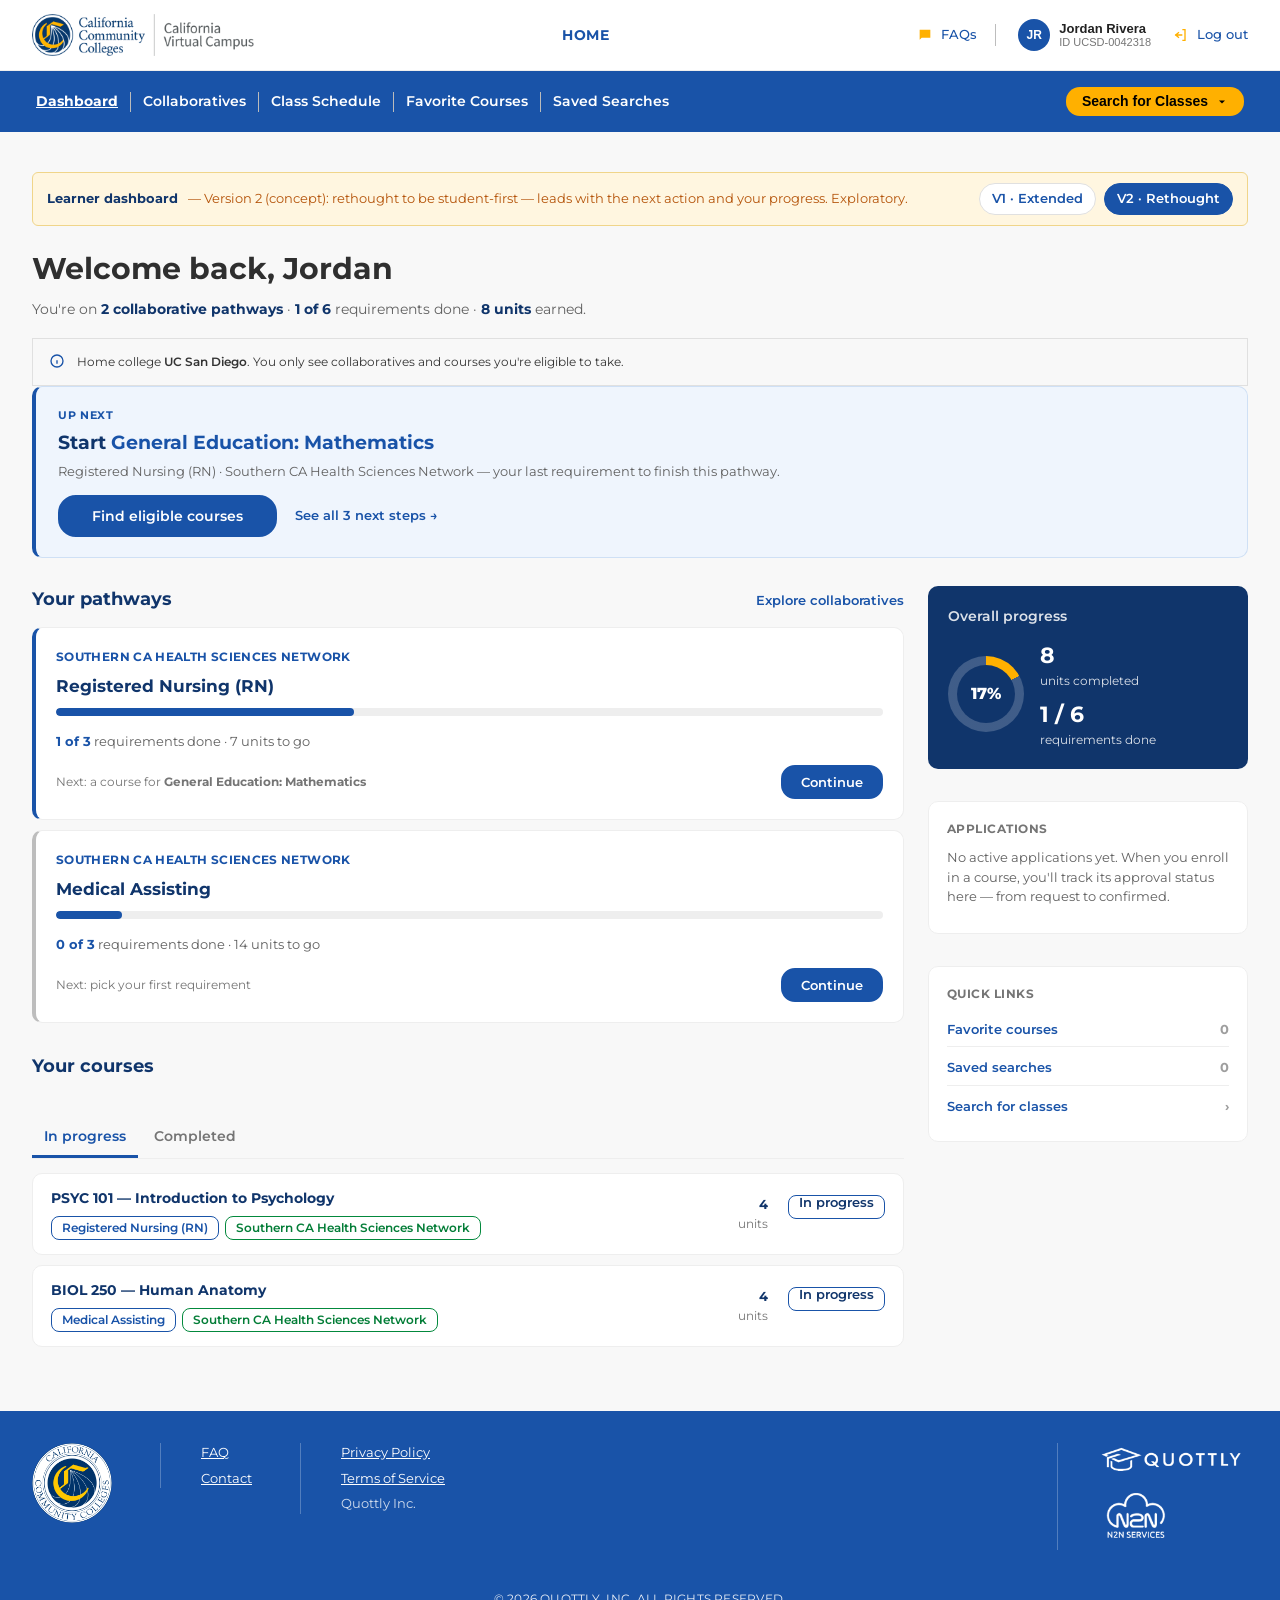
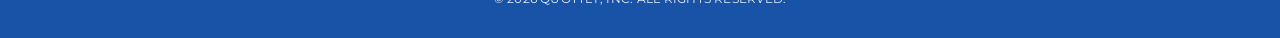
<file: dashboard-v2.html>
<!DOCTYPE html>
<html lang="en">
<head>
<meta charset="UTF-8">
<meta name="viewport" content="width=device-width, initial-scale=1">
<title>Dashboard (V2) · CVC Exchange</title>
<link rel="stylesheet" href="assets/styles.css?v=44">
</head>
<body>
<main>
  <div class="page">
    <div class="vswitch">
      <b>Learner dashboard</b> — Version 2 (concept): rethought to be student-first — leads with the next action and your progress. Exploratory.
      <span class="vswitch__links">
        <a href="dashboard.html">V1 · Extended</a>
        <a href="dashboard-v2.html" aria-current="page">V2 · Rethought</a>
      </span>
    </div>

    <h1 class="h1">Welcome back, Jordan</h1>
    <p class="statusline">You're on <b>2 collaborative pathways</b> · <b>1 of 6</b> requirements done · <b>8 units</b> earned.</p>

    <div class="notice notice--info">
      <span class="notice__icon"><svg viewBox="0 0 24 24" fill="none" stroke="currentColor" stroke-width="2"><circle cx="12" cy="12" r="9"/><path d="M12 11v5M12 8h.01"/></svg></span>
      <div>Home college <b>UC San Diego</b>. You only see collaboratives and courses you're eligible to take.</div>
    </div>

    <!-- Action-first: the single most useful next step -->
    <div class="hero-next">
      <div class="hero-next__label">UP NEXT</div>
      <div class="hero-next__title">Start <b>General Education: Mathematics</b></div>
      <div class="hero-next__sub">Registered Nursing (RN) · Southern CA Health Sciences Network — your last requirement to finish this pathway.</div>
      <div class="hero-next__actions">
        <a class="btn btn--primary" href="program-detail-ideal.html">Find eligible courses</a>
        <a class="hero-next__more" href="program-detail-ideal.html">See all 3 next steps →</a>
      </div>
    </div>

    <div class="dash2">
      <div class="dash2__main">
        <div class="section-h" style="margin-top:0;"><h2>Your pathways</h2><a href="collaboratives.html">Explore collaboratives</a></div>
        <div class="courses">
          <article class="pathway" style="border-left:4px solid var(--c-primary);">
            <span class="pathway__collab">Southern CA Health Sciences Network</span>
            <span class="pathway__title">Registered Nursing (RN)</span>
            <div class="progress"><div class="progress__bar" style="width:36%"></div></div>
            <span class="pathway__note"><b>1 of 3</b> requirements done · 7 units to go</span>
            <div class="pathway__foot">
              <span class="muted" style="font-size:12px;">Next: a course for <b>General Education: Mathematics</b></span>
              <a class="btn btn--primary btn--sm" href="program-detail-ideal.html">Continue</a>
            </div>
          </article>
          <article class="pathway" style="border-left:4px solid var(--gray-400);">
            <span class="pathway__collab">Southern CA Health Sciences Network</span>
            <span class="pathway__title">Medical Assisting</span>
            <div class="progress"><div class="progress__bar" style="width:8%"></div></div>
            <span class="pathway__note"><b>0 of 3</b> requirements done · 14 units to go</span>
            <div class="pathway__foot">
              <span class="muted" style="font-size:12px;">Next: pick your first requirement</span>
              <a class="btn btn--primary btn--sm" href="program-detail-ideal.html">Continue</a>
            </div>
          </article>
        </div>

        <div class="section-h"><h2>Your courses</h2></div>
        <div class="tabbar" role="tablist">
          <button role="tab" data-tab="current" aria-selected="true">In progress</button>
          <button role="tab" data-tab="past" aria-selected="false">Completed</button>
        </div>

        <div class="courses" data-pane="current">
          <div class="course">
            <div class="course__main">
              <div class="course__name">PSYC 101 — Introduction to Psychology</div>
              <div class="course__tags"><span class="ctag ctag--program">Registered Nursing (RN)</span><span class="ctag ctag--collab">Southern CA Health Sciences Network</span></div>
            </div>
            <div class="course__meta"><div><b>4</b>units</div><div><b class="pill pill--progress">In&nbsp;progress</b></div></div>
          </div>
          <div class="course">
            <div class="course__main">
              <div class="course__name">BIOL 250 — Human Anatomy</div>
              <div class="course__tags"><span class="ctag ctag--program">Medical Assisting</span><span class="ctag ctag--collab">Southern CA Health Sciences Network</span></div>
            </div>
            <div class="course__meta"><div><b>4</b>units</div><div><b class="pill pill--progress">In&nbsp;progress</b></div></div>
          </div>
        </div>

        <div class="courses" data-pane="past" style="display:none;">
          <div class="course">
            <div class="course__main">
              <div class="course__name">ENGL 101 — College Composition</div>
              <div class="course__tags"><span class="ctag ctag--program">Registered Nursing (RN)</span><span class="ctag ctag--collab">Southern CA Health Sciences Network</span></div>
            </div>
            <div class="course__meta"><div><b>4</b>units</div><div><span class="pill pill--pass">Passed</span>Fall 2023</div></div>
          </div>
          <div class="course">
            <div class="course__main">
              <div class="course__name">ENGL 101 — College Composition</div>
              <div class="course__tags"><span class="ctag ctag--program">Medical Assisting</span><span class="ctag ctag--collab">Southern CA Health Sciences Network</span></div>
            </div>
            <div class="course__meta"><div><b>4</b>units</div><div><span class="pill pill--pass">Passed</span>Spring 2023</div></div>
          </div>
          <div class="course">
            <div class="course__main">
              <div class="course__name">ART 101 — Art History</div>
              <div class="course__tags"><span class="ctag ctag--solo">Independent · not part of a collaborative</span></div>
            </div>
            <div class="course__meta"><div><b>3</b>units</div><div><span class="pill pill--pass">Passed</span>Winter 2024</div></div>
          </div>
        </div>
      </div>

      <aside class="dash2__side">
        <div class="snapshot">
          <h3>Overall progress</h3>
          <div class="snapshot__ring">
            <div class="ring" style="--p:17"><span>17%</span></div>
            <div class="snapshot__stat"><b>8</b><div>units completed</div><b style="display:block;margin-top:8px;">1 / 6</b><div>requirements done</div></div>
          </div>
        </div>

        <div class="notif" style="margin-top:16px;">
          <h3>Applications</h3>
          <p class="apps-empty">No active applications yet. When you enroll in a course, you'll track its approval status here — from request to confirmed.</p>
        </div>

        <div class="notif" style="margin-top:16px;">
          <h3>Quick links</h3>
          <ul class="qlinks">
            <li><a href="#" onclick="toastNow('Opens favorite courses');return false;">Favorite courses <span class="n">0</span></a></li>
            <li><a href="#" onclick="toastNow('Opens saved searches');return false;">Saved searches <span class="n">0</span></a></li>
            <li><a href="#" onclick="toastNow('Opens the CVC course search');return false;">Search for classes <span class="n">›</span></a></li>
          </ul>
        </div>
      </aside>
    </div>
  </div>
</main>
<script src="assets/app.js?v=44"></script>
<script>mountStudentChrome('dashboard');</script>
</body>
</html>
</file>
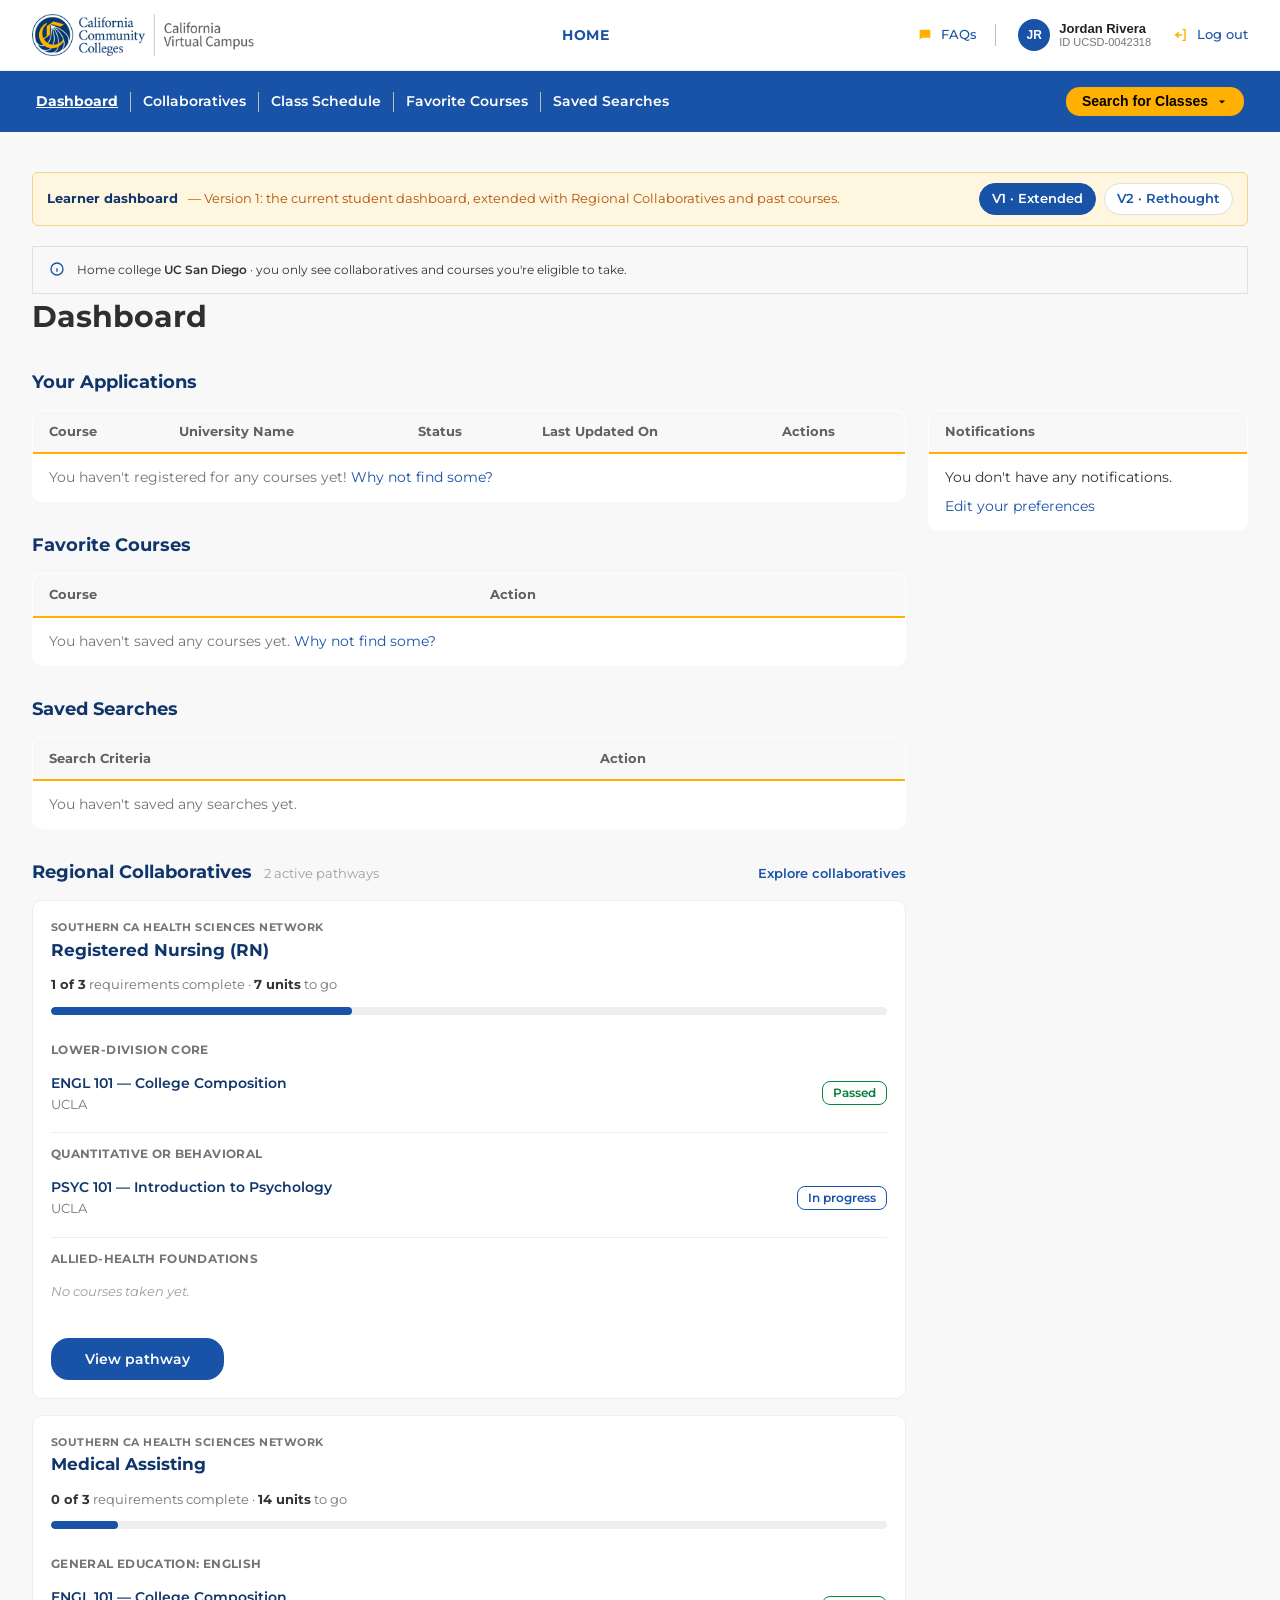
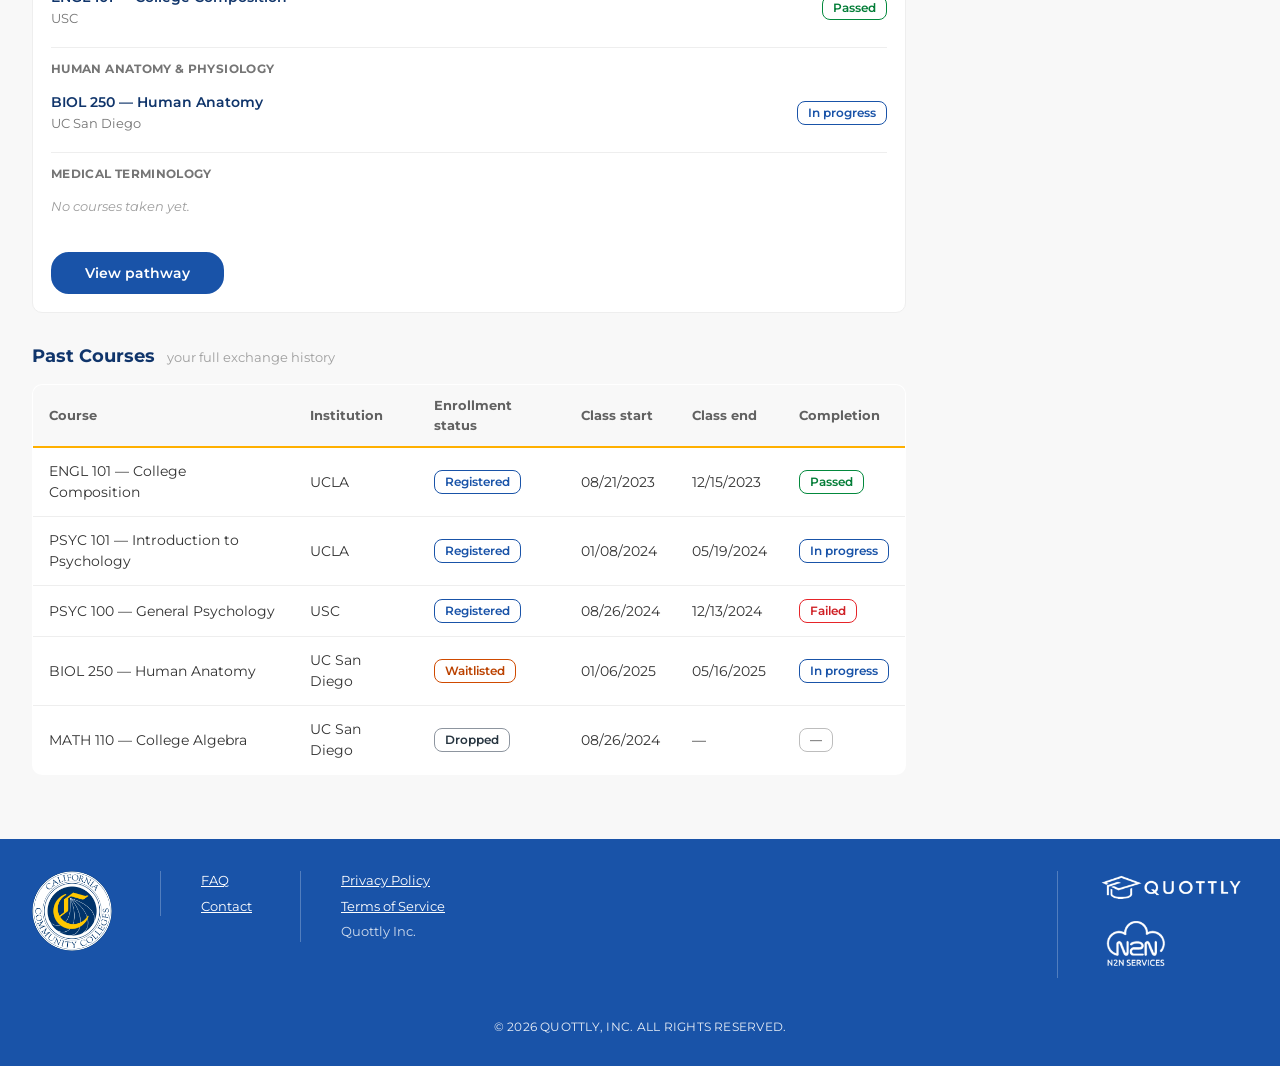
<file: dashboard.html>
<!DOCTYPE html>
<html lang="en">
<head>
<meta charset="UTF-8">
<meta name="viewport" content="width=device-width, initial-scale=1">
<title>Dashboard · CVC Exchange</title>
<link rel="stylesheet" href="assets/styles.css?v=44">
</head>
<body>
<main>
  <div class="page">
    <div class="vswitch">
      <b>Learner dashboard</b> — Version 1: the current student dashboard, extended with Regional Collaboratives and past courses.
      <span class="vswitch__links">
        <a href="dashboard.html" aria-current="page">V1 · Extended</a>
        <a href="dashboard-v2.html">V2 · Rethought</a>
      </span>
    </div>

    <div class="notice notice--info">
      <span class="notice__icon"><svg viewBox="0 0 24 24" fill="none" stroke="currentColor" stroke-width="2"><circle cx="12" cy="12" r="9"/><path d="M12 11v5M12 8h.01"/></svg></span>
      <div>Home college <b>UC San Diego</b> · you only see collaboratives and courses you're eligible to take.</div>
    </div>

    <h1 class="h1">Dashboard</h1>

    <div class="section-h"><h2>Your Applications</h2></div>
    <div class="dash-grid">
      <!-- LEFT column: all the content -->
      <div>
        <table class="tbl">
          <thead><tr><th>Course</th><th>University Name</th><th>Status</th><th>Last Updated On</th><th>Actions</th></tr></thead>
          <tbody>
            <tr class="empty-row"><td colspan="5">You haven't registered for any courses yet! <a href="#" onclick="toastNow('Opens course search');return false;">Why not find some?</a></td></tr>
          </tbody>
        </table>

        <div class="section-h"><h2>Favorite Courses</h2></div>
        <table class="tbl">
          <thead><tr><th>Course</th><th>Action</th></tr></thead>
          <tbody><tr class="empty-row"><td colspan="2">You haven't saved any courses yet. <a href="#" onclick="toastNow('Opens course search');return false;">Why not find some?</a></td></tr></tbody>
        </table>

        <div class="section-h"><h2>Saved Searches</h2></div>
        <table class="tbl">
          <thead><tr><th>Search Criteria</th><th>Action</th></tr></thead>
          <tbody><tr class="empty-row"><td colspan="2">You haven't saved any searches yet.</td></tr></tbody>
        </table>

        <!-- Regional Collaboratives — the collaborative feature (refined) -->
        <div class="section-h">
          <h2>Regional Collaboratives</h2><span class="count">2 active pathways</span>
          <a href="collaboratives.html">Explore collaboratives</a>
        </div>
        <div class="path-cards path-cards--stack">
          <div class="path-card path-card--stacked">
            <div class="path-card__body">
              <div class="path-card__collab">Southern CA Health Sciences Network</div>
              <div class="path-card__prog">Registered Nursing (RN)</div>
              <div class="path-card__meta"><b>1 of 3</b> requirements complete · <b>7 units</b> to go</div>
              <div class="progress"><div class="progress__bar" style="width:36%"></div></div>

              <div class="path-reqs">
                <div class="path-req">
                  <div class="path-req__name">Lower-division core</div>
                  <div class="path-course"><div class="path-course__main"><span class="path-course__name">ENGL 101 — College Composition</span><span class="path-course__inst">UCLA</span></div><span class="pill pill--pass">Passed</span></div>
                </div>
                <div class="path-req">
                  <div class="path-req__name">Quantitative or behavioral</div>
                  <div class="path-course"><div class="path-course__main"><span class="path-course__name">PSYC 101 — Introduction to Psychology</span><span class="path-course__inst">UCLA</span></div><span class="pill pill--progress">In progress</span></div>
                </div>
                <div class="path-req">
                  <div class="path-req__name">Allied-health foundations</div>
                  <div class="path-course path-course--empty">No courses taken yet.</div>
                </div>
              </div>

              <a class="btn btn--primary path-card__cta" href="program-detail.html">View pathway</a>
            </div>
          </div>

          <div class="path-card path-card--stacked">
            <div class="path-card__body">
              <div class="path-card__collab">Southern CA Health Sciences Network</div>
              <div class="path-card__prog">Medical Assisting</div>
              <div class="path-card__meta"><b>0 of 3</b> requirements complete · <b>14 units</b> to go</div>
              <div class="progress"><div class="progress__bar" style="width:8%"></div></div>

              <div class="path-reqs">
                <div class="path-req">
                  <div class="path-req__name">General Education: English</div>
                  <div class="path-course"><div class="path-course__main"><span class="path-course__name">ENGL 101 — College Composition</span><span class="path-course__inst">USC</span></div><span class="pill pill--pass">Passed</span></div>
                </div>
                <div class="path-req">
                  <div class="path-req__name">Human Anatomy &amp; Physiology</div>
                  <div class="path-course"><div class="path-course__main"><span class="path-course__name">BIOL 250 — Human Anatomy</span><span class="path-course__inst">UC San Diego</span></div><span class="pill pill--progress">In progress</span></div>
                </div>
                <div class="path-req">
                  <div class="path-req__name">Medical Terminology</div>
                  <div class="path-course path-course--empty">No courses taken yet.</div>
                </div>
              </div>

              <a class="btn btn--primary path-card__cta" href="collaborative-detail.html">View pathway</a>
            </div>
          </div>
        </div>

        <!-- Past Courses — LN-43 core fields (grade excluded from V1) -->
        <div class="section-h"><h2>Past Courses</h2><span class="count">your full exchange history</span></div>
        <table class="tbl">
          <thead><tr><th>Course</th><th>Institution</th><th>Enrollment status</th><th>Class start</th><th>Class end</th><th>Completion</th></tr></thead>
          <tbody>
            <tr><td>ENGL 101 — College Composition</td><td>UCLA</td><td><span class="pill pill--reg">Registered</span></td><td>08/21/2023</td><td>12/15/2023</td><td><span class="pill pill--pass">Passed</span></td></tr>
            <tr><td>PSYC 101 — Introduction to Psychology</td><td>UCLA</td><td><span class="pill pill--reg">Registered</span></td><td>01/08/2024</td><td>05/19/2024</td><td><span class="pill pill--progress">In progress</span></td></tr>
            <tr><td>PSYC 100 — General Psychology</td><td>USC</td><td><span class="pill pill--reg">Registered</span></td><td>08/26/2024</td><td>12/13/2024</td><td><span class="pill pill--fail">Failed</span></td></tr>
            <tr><td>BIOL 250 — Human Anatomy</td><td>UC San Diego</td><td><span class="pill pill--wait">Waitlisted</span></td><td>01/06/2025</td><td>05/16/2025</td><td><span class="pill pill--progress">In progress</span></td></tr>
            <tr><td>MATH 110 — College Algebra</td><td>UC San Diego</td><td><span class="pill pill--drop">Dropped</span></td><td>08/26/2024</td><td>—</td><td><span class="pill pill--na">—</span></td></tr>
          </tbody>
        </table>
      </div>

      <!-- RIGHT column: Notifications sidebar -->
      <aside>
        <table class="tbl">
          <thead><tr><th>Notifications</th></tr></thead>
          <tbody>
            <tr><td>You don't have any notifications.<div style="margin-top:8px;"><a href="#" onclick="toastNow('Opens notification preferences');return false;">Edit your preferences</a></div></td></tr>
          </tbody>
        </table>
      </aside>
    </div>
  </div>
</main>
<script src="assets/app.js?v=44"></script>
<script>mountStudentChrome('dashboard');</script>
</body>
</html>
</file>
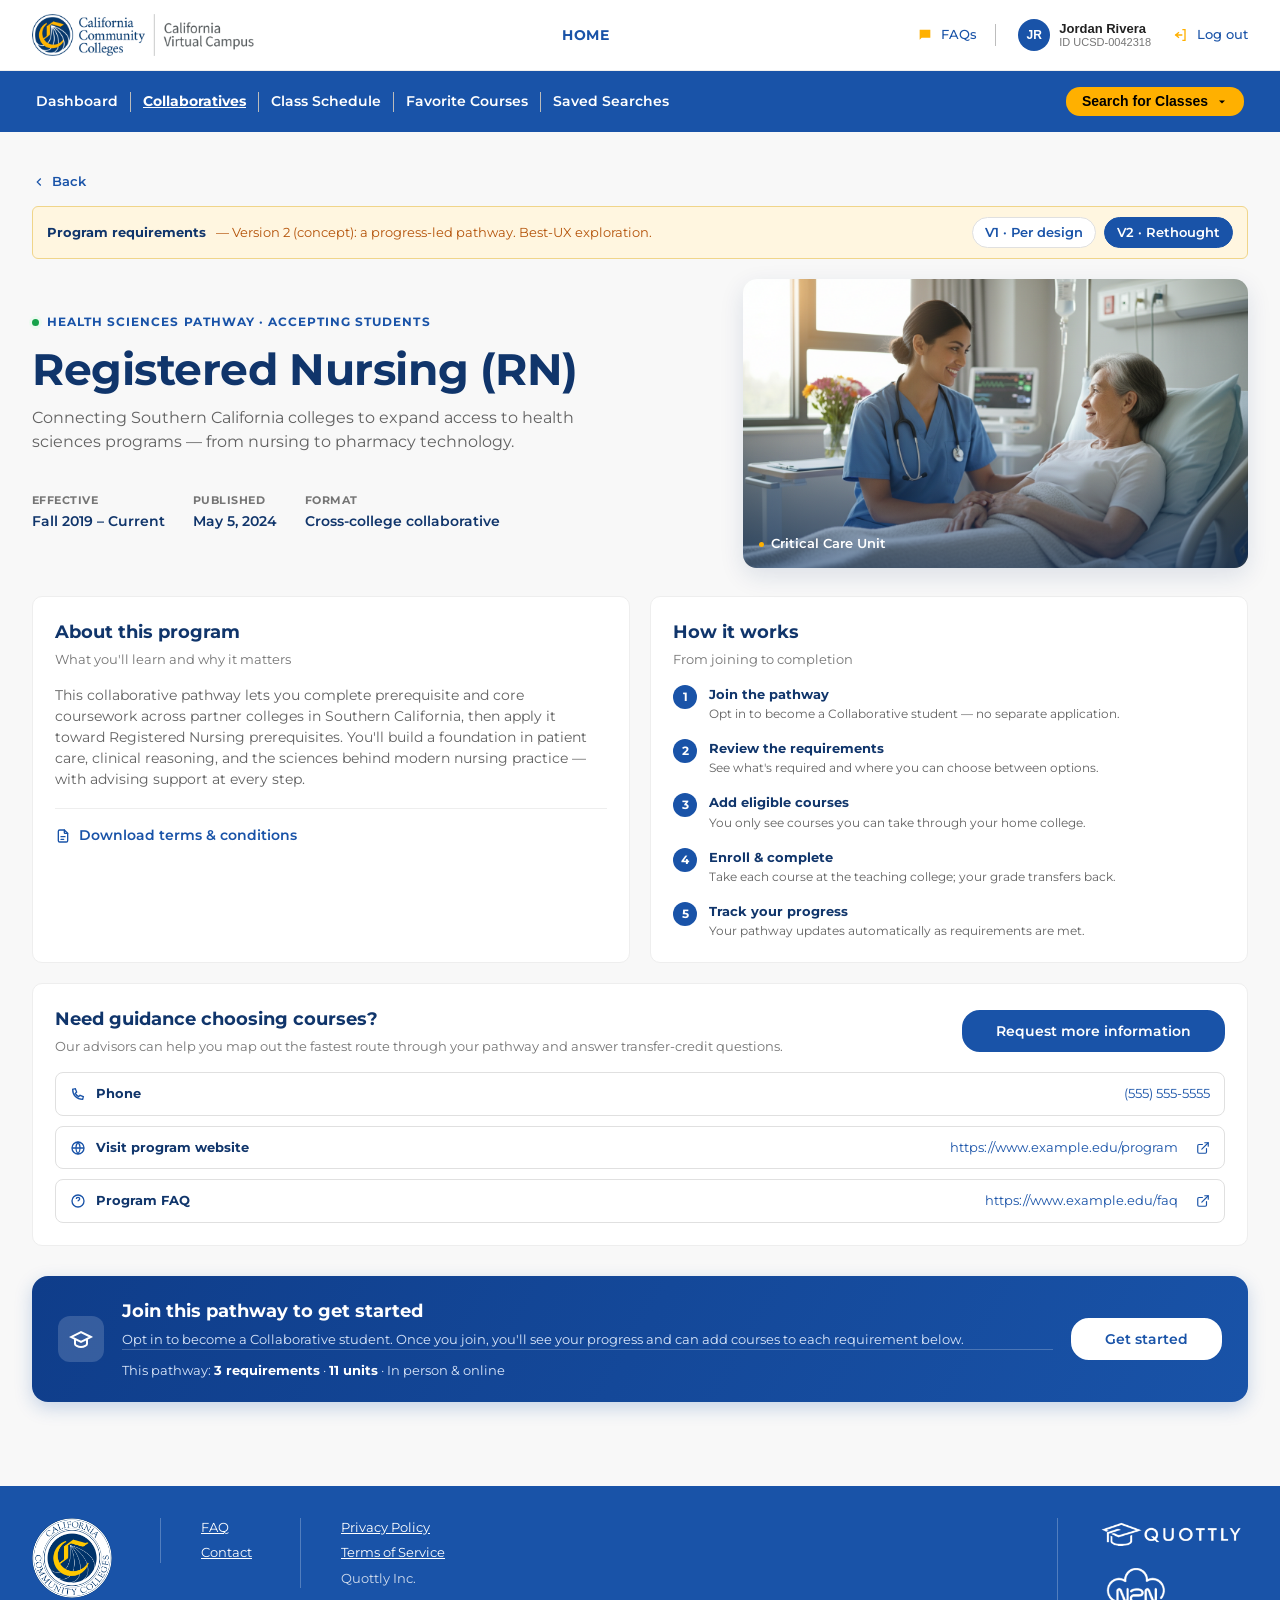
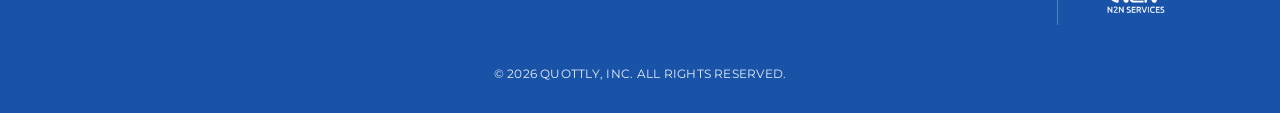
<file: program-detail-ideal.html>
<!DOCTYPE html>
<html lang="en">
<head>
<meta charset="UTF-8">
<meta name="viewport" content="width=device-width, initial-scale=1">
<title>Registered Nursing (RN) · Your path · CVC Exchange</title>
<link rel="stylesheet" href="assets/styles.css?v=44">
<style>
  /* ============================================================
     Program detail V2 (concept) — "pathway spine".
     Built in the prototype's design language: CVC tokens + Montserrat,
     shared chrome. Components below are V2-only.
     ============================================================ */
  .v2-hero { display:grid; grid-template-columns:1.15fr .85fr; gap:28px; align-items:stretch; margin:6px 0 28px; }
  .v2-hero__text { display:flex; flex-direction:column; justify-content:center; }
  .v2-eyebrow { display:inline-flex; align-items:center; gap:8px; font-size:11.5px; font-weight:700; letter-spacing:.09em; text-transform:uppercase; color:var(--c-primary); margin-bottom:14px; }
  .v2-eyebrow__dot { width:7px; height:7px; border-radius:50%; background:var(--green-600); box-shadow:0 0 0 3px var(--green-bg); }
  .v2-title { font-size:clamp(30px,4vw,44px); font-weight:700; line-height:1.05; letter-spacing:-.01em; color:var(--c-ink); margin:0; }
  .v2-lede { font-size:16px; color:var(--gray-700); margin-top:14px; max-width:36em; }
  .v2-meta { display:flex; gap:28px; margin-top:22px; flex-wrap:wrap; }
  .v2-meta > div span { display:block; color:var(--gray-600); font-size:11px; font-weight:700; letter-spacing:.04em; text-transform:uppercase; margin-bottom:3px; }
  .v2-meta > div b { font-weight:600; color:var(--c-ink); font-size:14px; }
  .v2-hero__img { border-radius:14px; overflow:hidden; position:relative; min-height:280px; box-shadow:0 8px 24px rgba(16,53,107,.12); background:var(--gray-200); }
  .v2-hero__img img { width:100%; height:100%; object-fit:cover; display:block; }
  .v2-hero__scrim { position:absolute; inset:0; background:linear-gradient(180deg,transparent 50%,rgba(16,53,107,.55)); }
  .v2-hero__tag { position:absolute; left:16px; bottom:14px; color:#fff; font-size:12.5px; font-weight:600; display:flex; align-items:center; gap:7px; }
  .v2-hero__tag::before { content:""; width:5px; height:5px; border-radius:50%; background:var(--c-gold); }

  .v2-info { display:grid; grid-template-columns:1fr 1fr; gap:20px; margin-bottom:20px; }
  .v2-h3 { font-size:18px; font-weight:700; color:var(--c-ink); margin:0; }
  .v2-h2 { font-size:22px; font-weight:700; color:var(--c-ink); margin:0; }
  .v2-sub { color:var(--gray-600); font-size:13px; margin:4px 0 16px; }
  .v2-tc { margin-top:18px; padding-top:16px; border-top:1px solid var(--gray-200); }

  .v2-contact { margin-bottom:30px; }
  .v2-contact__top { display:flex; gap:24px; align-items:center; justify-content:space-between; flex-wrap:wrap; margin-bottom:6px; }

  /* progress card — the lead element once enrolled */
  .pw-progress { background:#fff; border:1px solid var(--gray-200); border-radius:14px; box-shadow:0 8px 24px rgba(16,53,107,.06); padding:22px 26px; margin-bottom:28px; }
  .pw-progress__top { display:flex; align-items:flex-end; justify-content:space-between; gap:20px; flex-wrap:wrap; }
  .pw-progress__count { font-size:13.5px; color:var(--gray-700); }
  .pw-progress__count b { color:var(--c-ink); font-weight:700; }
  .pw-bar { height:11px; border-radius:99px; background:var(--gray-100); box-shadow:inset 0 0 0 1px var(--gray-200); margin-top:16px; overflow:hidden; display:flex; }
  .pw-bar i { height:100%; display:block; }
  .pw-bar__done { background:linear-gradient(90deg,var(--green-700),var(--green-600)); }
  .pw-bar__prog { background:repeating-linear-gradient(45deg,var(--c-gold),var(--c-gold) 7px,#ffc23d 7px,#ffc23d 14px); }
  .pw-legend { display:flex; gap:20px; margin-top:14px; flex-wrap:wrap; }
  .pw-legend span { font-size:12.5px; color:var(--gray-600); display:flex; align-items:center; gap:7px; }
  .pw-legend span::before { content:""; width:10px; height:10px; border-radius:3px; }
  .pw-legend .l-done::before { background:var(--green-600); }
  .pw-legend .l-prog::before { background:var(--c-gold); }
  .pw-legend .l-todo::before { background:var(--gray-300); }

  .pw-head { display:flex; align-items:baseline; justify-content:space-between; gap:16px; margin-bottom:6px; flex-wrap:wrap; }
  .pw-hint { font-size:13px; color:var(--gray-600); }
  .pw-legendkey { display:flex; gap:16px; font-size:12px; color:var(--gray-600); margin:12px 0 24px; flex-wrap:wrap; }
  .pw-legendkey b { font-weight:700; color:var(--gray-700); }

  /* the spine */
  .spine { position:relative; padding-left:46px; }
  .spine::before { content:""; position:absolute; left:17px; top:14px; bottom:14px; width:2.5px; background:var(--gray-300); border-radius:2px; }
  .node { position:relative; margin-bottom:14px; }
  .node__bullet { position:absolute; left:-37px; top:24px; width:18px; height:18px; border-radius:50%; background:#fff; box-shadow:0 0 0 2.5px var(--gray-300); display:grid; place-items:center; z-index:2; }
  .node__bullet svg { width:11px; height:11px; }
  .node--done .node__bullet { box-shadow:0 0 0 2.5px var(--green-600); background:var(--green-600); color:#fff; }
  .node--prog .node__bullet { box-shadow:0 0 0 2.5px var(--c-gold); background:var(--c-gold); }
  .node--todo .node__bullet i { width:6px; height:6px; border-radius:50%; background:var(--gray-400); display:block; }

  .and-rail { position:relative; height:30px; }
  .and-rail span { position:absolute; left:-44px; top:50%; transform:translateY(-50%); font-size:10px; font-weight:700; letter-spacing:.07em; color:var(--c-primary); background:var(--gray-100); border:1px solid var(--gray-300); padding:3px 7px; border-radius:6px; z-index:3; }

  .pw-card { background:#fff; border:1px solid var(--gray-200); border-radius:14px; box-shadow:0 1px 2px rgba(16,53,107,.05); padding:20px 22px; transition:border-color .15s, box-shadow .15s; cursor:pointer; }
  .pw-card:hover { border-color:var(--c-primary); box-shadow:0 6px 18px rgba(25,83,168,.12); }
  .pw-card__top { display:flex; align-items:flex-start; gap:14px; }
  .pw-card__main { flex:1; min-width:0; }
  .pw-flags { display:flex; gap:8px; flex-wrap:wrap; margin-bottom:9px; }
  /* Pill v2 — same outlined style as the rest of the UI */
  .pw-flag { font-size:12px; font-weight:600; min-height:24px; padding:0 10px; border-radius:8px; background:#fff; border:1px solid currentColor; display:inline-flex; align-items:center; gap:6px; white-space:nowrap; }
  .pw-flag svg { width:12px; height:12px; }
  .pw-flag--req { color:#cf1f24; border-color:#e62429; }
  .pw-flag--choose { color:#1953a8; border-color:#1953a8; }
  .pw-flag--home { color:#bb4200; border-color:#cf4a00; }
  .pw-flag--done { color:#037d37; border-color:#03893d; }
  .pw-card__title { font-size:17px; font-weight:700; color:var(--c-ink); }
  .pw-card__desc { font-size:13.5px; color:var(--gray-700); margin-top:5px; line-height:1.55; }
  .pw-card__foot { display:flex; align-items:center; gap:14px; margin-top:14px; flex-wrap:wrap; }
  .pw-prog { display:inline-flex; align-items:center; gap:9px; font-size:12.5px; color:var(--gray-700); font-weight:500; }
  .mini { width:78px; height:7px; border-radius:99px; background:var(--gray-100); box-shadow:inset 0 0 0 1px var(--gray-200); overflow:hidden; }
  .mini i { display:block; height:100%; background:var(--green-600); }
  .mini.g i { background:var(--c-gold); }
  .pw-chev { flex:none; color:var(--gray-400); align-self:center; transition:transform .15s, color .15s; }
  .pw-card:hover .pw-chev { color:var(--c-primary); transform:translateX(3px); }

  .enrolled-wrap { margin-top:14px; padding-top:14px; border-top:1px dashed var(--gray-200); }
  .enrolled-lab { font-size:11.5px; font-weight:700; letter-spacing:.05em; text-transform:uppercase; color:var(--gray-600); margin-bottom:9px; }
  .enrolled-chip { display:flex; align-items:center; gap:12px; background:var(--green-bg); border:1px solid #BFE3CE; border-radius:10px; padding:11px 13px; }
  .enrolled-chip__check { width:24px; height:24px; border-radius:50%; background:var(--green-600); color:#fff; display:grid; place-items:center; flex:none; }
  .enrolled-chip__check svg { width:13px; height:13px; }
  .enrolled-chip b { font-size:13.5px; font-weight:700; display:block; color:var(--c-ink); }
  .enrolled-chip span { font-size:12px; color:var(--gray-700); }
  .enrolled-chip span em { font-style:normal; color:var(--gray-600); }

  /* choose-one branch */
  .branch { position:relative; background:var(--amber-bg); border:1px solid var(--amber-border); border-radius:14px; padding:18px 18px 20px; }
  .branch__head { display:flex; align-items:center; gap:10px; margin-bottom:6px; }
  .branch__note { font-size:13px; color:var(--amber-700); font-weight:500; margin-bottom:16px; }
  .branch__note b { font-weight:700; }
  .opts { position:relative; }
  .opt { position:relative; }
  .opt__num { display:none; }
  .or-div { display:flex; align-items:center; gap:12px; padding:10px 0; }
  .or-div__or { font-size:11px; font-weight:700; letter-spacing:.06em; color:var(--amber-700); background:#fff; border:1px solid var(--amber-border); border-radius:99px; padding:3px 12px; }
  .or-div__ln { flex:1; height:1px; background:var(--amber-border); opacity:.7; }
  .branch .pw-card { background:#fff; }

  @media (max-width:860px) {
    .v2-hero { grid-template-columns:1fr; }
    .v2-hero__img { min-height:200px; order:-1; }
    .v2-info { grid-template-columns:1fr; }
  }
</style>
</head>
<body>
<main>
  <div class="page">
    <a class="back" href="collaborative-detail.html">
      <svg width="14" height="14" viewBox="0 0 24 24" fill="none" stroke="currentColor" stroke-width="2"><path d="M15 6l-6 6 6 6"/></svg>
      Back
    </a>

    <div class="vswitch">
      <b>Program requirements</b> — Version 2 (concept): a progress-led pathway. Best-UX exploration.
      <span class="vswitch__links">
        <a href="program-detail.html">V1 · Per design</a>
        <a href="program-detail-ideal.html" aria-current="page">V2 · Rethought</a>
      </span>
    </div>

    <!-- HERO -->
    <section class="v2-hero">
      <div class="v2-hero__text">
        <span class="v2-eyebrow"><span class="v2-eyebrow__dot"></span> Health sciences pathway · Accepting students</span>
        <h1 class="v2-title">Registered Nursing (RN)</h1>
        <p class="v2-lede">Connecting Southern California colleges to expand access to health sciences programs — from nursing to pharmacy technology.</p>
        <div class="v2-meta">
          <div><span>Effective</span><b>Fall 2019 – Current</b></div>
          <div><span>Published</span><b>May 5, 2024</b></div>
          <div><span>Format</span><b>Cross-college collaborative</b></div>
        </div>
      </div>
      <div class="v2-hero__img">
        <img src="assets/program-banner.jpg" alt="Health sciences students in a clinical setting">
        <span class="v2-hero__scrim"></span>
        <span class="v2-hero__tag">Critical Care Unit</span>
      </div>
    </section>

    <!-- INFO: About + How it works (decision info, always visible) -->
    <div class="v2-info">
      <section class="card">
        <h3 class="v2-h3">About this program</h3>
        <p class="v2-sub">What you'll learn and why it matters</p>
        <p class="about__desc">This collaborative pathway lets you complete prerequisite and core coursework across partner colleges in Southern California, then apply it toward Registered Nursing prerequisites. You'll build a foundation in patient care, clinical reasoning, and the sciences behind modern nursing practice — with advising support at every step.</p>
        <div class="v2-tc"><a class="about__dl" href="#" onclick="toastNow('Downloading Terms &amp; Conditions');return false;"><svg viewBox="0 0 24 24" fill="none" stroke="currentColor" stroke-width="2" stroke-linecap="round" stroke-linejoin="round"><path d="M14 3v4a1 1 0 0 0 1 1h4"/><path d="M17 21H7a2 2 0 0 1-2-2V5a2 2 0 0 1 2-2h7l5 5v11a2 2 0 0 1-2 2z"/><line x1="9" y1="13" x2="15" y2="13"/><line x1="9" y1="17" x2="13" y2="17"/></svg>Download terms &amp; conditions</a></div>
      </section>

      <section class="card">
        <h3 class="v2-h3">How it works</h3>
        <p class="v2-sub">From joining to completion</p>
        <div class="howsteps">
          <div class="howstep"><span class="howstep__n">1</span><div><div class="howstep__t">Join the pathway</div><div class="howstep__d">Opt in to become a Collaborative student — no separate application.</div></div></div>
          <div class="howstep"><span class="howstep__n">2</span><div><div class="howstep__t">Review the requirements</div><div class="howstep__d">See what's required and where you can choose between options.</div></div></div>
          <div class="howstep"><span class="howstep__n">3</span><div><div class="howstep__t">Add eligible courses</div><div class="howstep__d">You only see courses you can take through your home college.</div></div></div>
          <div class="howstep"><span class="howstep__n">4</span><div><div class="howstep__t">Enroll &amp; complete</div><div class="howstep__d">Take each course at the teaching college; your grade transfers back.</div></div></div>
          <div class="howstep"><span class="howstep__n">5</span><div><div class="howstep__t">Track your progress</div><div class="howstep__d">Your pathway updates automatically as requirements are met.</div></div></div>
        </div>
      </section>
    </div>

    <!-- CONTACT (always visible) -->
    <section class="card v2-contact">
      <div class="v2-contact__top">
        <div>
          <h3 class="v2-h3">Need guidance choosing courses?</h3>
          <p class="v2-sub" style="margin:4px 0 0;">Our advisors can help you map out the fastest route through your pathway and answer transfer-credit questions.</p>
        </div>
        <button class="btn btn--primary" onclick="toastNow('Request sent — an advisor will reach out')">Request more information</button>
      </div>
      <div class="contact__rows">
        <div class="contact__row"><svg viewBox="0 0 24 24" fill="none" stroke="currentColor" stroke-width="2"><path d="M4 5c0 9 6 15 15 15l1-4-5-2-2 2a13 13 0 01-5-5l2-2-2-5z"/></svg><b>Phone</b><a href="#">(555) 555-5555</a></div>
        <div class="contact__row"><svg viewBox="0 0 24 24" fill="none" stroke="currentColor" stroke-width="2"><circle cx="12" cy="12" r="9"/><path d="M3 12h18M12 3a15 15 0 010 18M12 3a15 15 0 000 18"/></svg><b>Visit program website</b><a href="#">https://www.example.edu/program</a><span class="ext"><svg viewBox="0 0 24 24" fill="none" stroke="currentColor" stroke-width="2" stroke-linecap="round" stroke-linejoin="round"><path d="M18 13v6a2 2 0 0 1-2 2H5a2 2 0 0 1-2-2V8a2 2 0 0 1 2-2h6"/><polyline points="15 3 21 3 21 9"/><line x1="10" y1="14" x2="21" y2="3"/></svg></span></div>
        <div class="contact__row"><svg viewBox="0 0 24 24" fill="none" stroke="currentColor" stroke-width="2"><circle cx="12" cy="12" r="9"/><path d="M9.5 9a2.5 2.5 0 015 0c0 1.5-2.5 2-2.5 3.5M12 17h.01"/></svg><b>Program FAQ</b><a href="#">https://www.example.edu/faq</a><span class="ext"><svg viewBox="0 0 24 24" fill="none" stroke="currentColor" stroke-width="2" stroke-linecap="round" stroke-linejoin="round"><path d="M18 13v6a2 2 0 0 1-2 2H5a2 2 0 0 1-2-2V8a2 2 0 0 1 2-2h6"/><polyline points="15 3 21 3 21 9"/><line x1="10" y1="14" x2="21" y2="3"/></svg></span></div>
      </div>
    </section>

    <!-- LN-35 — Get Started gate -->
    <div class="getstarted" id="getstarted">
      <span class="getstarted__icon"><svg viewBox="0 0 24 24" fill="none" stroke="currentColor" stroke-width="2"><path d="M22 10L12 5 2 10l10 5 10-5z"/><path d="M6 12v5c0 1 2.7 3 6 3s6-2 6-3v-5"/></svg></span>
      <div class="getstarted__body">
        <h3>Join this pathway to get started</h3>
        <p>Opt in to become a Collaborative student. Once you join, you'll see your progress and can add courses to each requirement below.</p>
        <p class="getstarted__meta">This pathway: <b>3 requirements</b> · <b>11 units</b> · In person &amp; online</p>
      </div>
      <button class="btn" onclick="joinPathway()">Get started</button>
    </div>

    <div class="joined-status" id="joinedStatus">
      <div class="notice notice--success">
        <span class="notice__icon"><svg viewBox="0 0 24 24" fill="none" stroke="currentColor" stroke-width="2" aria-hidden="true"><circle cx="12" cy="12" r="9"/><path d="M8 12l3 3 5-6"/></svg></span>
        <div>You're a <b>Collaborative student</b> on this pathway. Pick up where you left off below.</div>
      </div>
    </div>

    <!-- Progress + pathway appear after the student joins (LN-35) -->
    <div class="only-joined">
      <section class="pw-progress" aria-label="Your progress in this pathway">
        <div class="pw-progress__top">
          <h2 class="v2-h2">Your pathway progress</h2>
          <div class="pw-progress__count"><b>1 of 3</b> requirements complete · <b>4 of 11</b> units earned</div>
        </div>
        <div class="pw-bar" role="img" aria-label="36 percent complete">
          <i class="pw-bar__done" style="width:36%"></i>
          <i class="pw-bar__prog" style="width:36%"></i>
        </div>
        <div class="pw-legend">
          <span class="l-done">Complete</span>
          <span class="l-prog">In progress</span>
          <span class="l-todo">Not started</span>
        </div>
      </section>

      <div class="pw-head">
        <h2 class="v2-h2">Program requirements</h2>
        <span class="pw-hint">Tap any requirement to see its courses</span>
      </div>
      <div class="pw-legendkey">
        <span><b>Required</b> — must be completed</span>
        <span><b>Choose one</b> — pick a single option to satisfy the group</span>
        <span><b>Home institution only</b> — taken at your home college</span>
      </div>

      <div class="spine">
        <!-- NODE 1 — done — English Composition -->
        <div class="node node--done">
          <span class="node__bullet"><svg viewBox="0 0 24 24" fill="none" stroke="currentColor" stroke-width="3"><path d="M20 6 9 17l-5-5"/></svg></span>
          <div class="pw-card" role="button" tabindex="0" onclick="go('requirement-pathway.html?req=' + encodeURIComponent('English Composition'))">
            <div class="pw-card__top">
              <div class="pw-card__main">
                <div class="pw-flags">
                  <span class="pw-flag pw-flag--done"><svg viewBox="0 0 24 24" fill="none" stroke="currentColor" stroke-width="3"><path d="M20 6 9 17l-5-5"/></svg> Complete</span>
                  <span class="pw-flag pw-flag--req">Required</span>
                </div>
                <div class="pw-card__title">English Composition</div>
                <div class="pw-card__desc">Complete one approved English composition course.</div>
                <div class="enrolled-wrap">
                  <div class="enrolled-lab">Completed at</div>
                  <div class="enrolled-chip">
                    <span class="enrolled-chip__check"><svg viewBox="0 0 24 24" fill="none" stroke="currentColor" stroke-width="3"><path d="M20 6 9 17l-5-5"/></svg></span>
                    <div><b>ENGL 101 — College Composition</b><span><em>UCLA</em> · 4 units · min. grade C</span></div>
                  </div>
                </div>
              </div>
              <svg class="pw-chev" width="20" height="20" viewBox="0 0 24 24" fill="none" stroke="currentColor" stroke-width="2.2"><path d="m9 18 6-6-6-6"/></svg>
            </div>
          </div>
        </div>

        <div class="and-rail"><span>AND</span></div>

        <!-- NODE 2 — in progress — Introduction to Psychology -->
        <div class="node node--prog">
          <span class="node__bullet" aria-label="in progress"></span>
          <div class="pw-card" role="button" tabindex="0" onclick="go('requirement-pathway.html?req=' + encodeURIComponent('Introduction to Psychology'))">
            <div class="pw-card__top">
              <div class="pw-card__main">
                <div class="pw-flags">
                  <span class="pw-flag pw-flag--req">Required</span>
                </div>
                <div class="pw-card__title">Introduction to Psychology</div>
                <div class="pw-card__desc">Complete one approved introductory psychology course.</div>
                <div class="enrolled-wrap">
                  <div class="enrolled-lab">You're enrolled in</div>
                  <div class="enrolled-chip">
                    <span class="enrolled-chip__check"><svg viewBox="0 0 24 24" fill="none" stroke="currentColor" stroke-width="3"><path d="M20 6 9 17l-5-5"/></svg></span>
                    <div><b>PSYC 101 — Introduction to Psychology</b><span><em>UCLA</em> · 4 units · min. grade C</span></div>
                  </div>
                </div>
              </div>
              <svg class="pw-chev" width="20" height="20" viewBox="0 0 24 24" fill="none" stroke="currentColor" stroke-width="2.2"><path d="m9 18 6-6-6-6"/></svg>
            </div>
          </div>
        </div>

        <div class="and-rail"><span>AND</span></div>

        <!-- NODE 3 — required, home-only, choose-one between component paths — General Education: Mathematics -->
        <div class="node node--todo">
          <span class="node__bullet"><i></i></span>
          <div class="branch">
            <div class="branch__head">
              <span class="pw-flag pw-flag--req">Required</span>
              <span class="pw-flag pw-flag--home"><svg viewBox="0 0 24 24" fill="none" stroke="currentColor" stroke-width="2"><path d="M4 11l8-7 8 7M6 10v9h12v-9"/></svg> Home institution only</span>
              <span class="pw-flag pw-flag--choose"><svg viewBox="0 0 24 24" fill="none" stroke="currentColor" stroke-width="2"><path d="M8 6h13M8 12h13M8 18h13M3 6h.01M3 12h.01M3 18h.01"/></svg> Choose one</span>
            </div>
            <div class="pw-card__title" style="margin:6px 0 2px;">General Education: Mathematics</div>
            <p class="branch__note">Complete <b>one</b> of the two paths below at your home college (UC San Diego) — either one satisfies this requirement.</p>

            <div class="opts">
              <div class="opt">
                <span class="opt__num">1</span>
                <div class="pw-card" role="button" tabindex="0" onclick="go('requirement-pathway.html?req=' + encodeURIComponent('General Education: Mathematics'))">
                  <div class="pw-card__top">
                    <div class="pw-card__main">
                      <div class="pw-card__title">College Algebra path</div>
                      <div class="pw-card__desc">MATH 110 — College Algebra · UC San Diego · 3 units · min. grade C</div>
                      <div class="pw-card__foot"><span class="pw-prog"><span class="mini"><i style="width:0%"></i></span> Not started</span></div>
                    </div>
                    <svg class="pw-chev" width="20" height="20" viewBox="0 0 24 24" fill="none" stroke="currentColor" stroke-width="2.2"><path d="m9 18 6-6-6-6"/></svg>
                  </div>
                </div>
              </div>

              <div class="or-div"><span class="or-div__or">OR</span><span class="or-div__ln"></span></div>

              <div class="opt">
                <span class="opt__num">2</span>
                <div class="pw-card" role="button" tabindex="0" onclick="go('requirement-pathway.html?req=' + encodeURIComponent('General Education: Mathematics'))">
                  <div class="pw-card__top">
                    <div class="pw-card__main">
                      <div class="pw-card__title">Statistics path</div>
                      <div class="pw-card__desc">STAT 120 — Intro to Statistics · UC San Diego · 3 units · min. grade C</div>
                      <div class="pw-card__foot"><span class="pw-prog"><span class="mini g"><i style="width:0%"></i></span> Not started</span></div>
                    </div>
                    <svg class="pw-chev" width="20" height="20" viewBox="0 0 24 24" fill="none" stroke="currentColor" stroke-width="2.2"><path d="m9 18 6-6-6-6"/></svg>
                  </div>
                </div>
              </div>
            </div>
          </div>
        </div>
      </div>
    </div>
  </div>
</main>
<script src="assets/app.js?v=44"></script>
<script>
mountStudentChrome('collaboratives');
document.querySelectorAll('.pw-card[role="button"]').forEach(function (c) {
  c.addEventListener('keydown', function (e) {
    if (e.key === 'Enter' || e.key === ' ') { e.preventDefault(); c.click(); }
  });
});
</script>
</body>
</html>
</file>
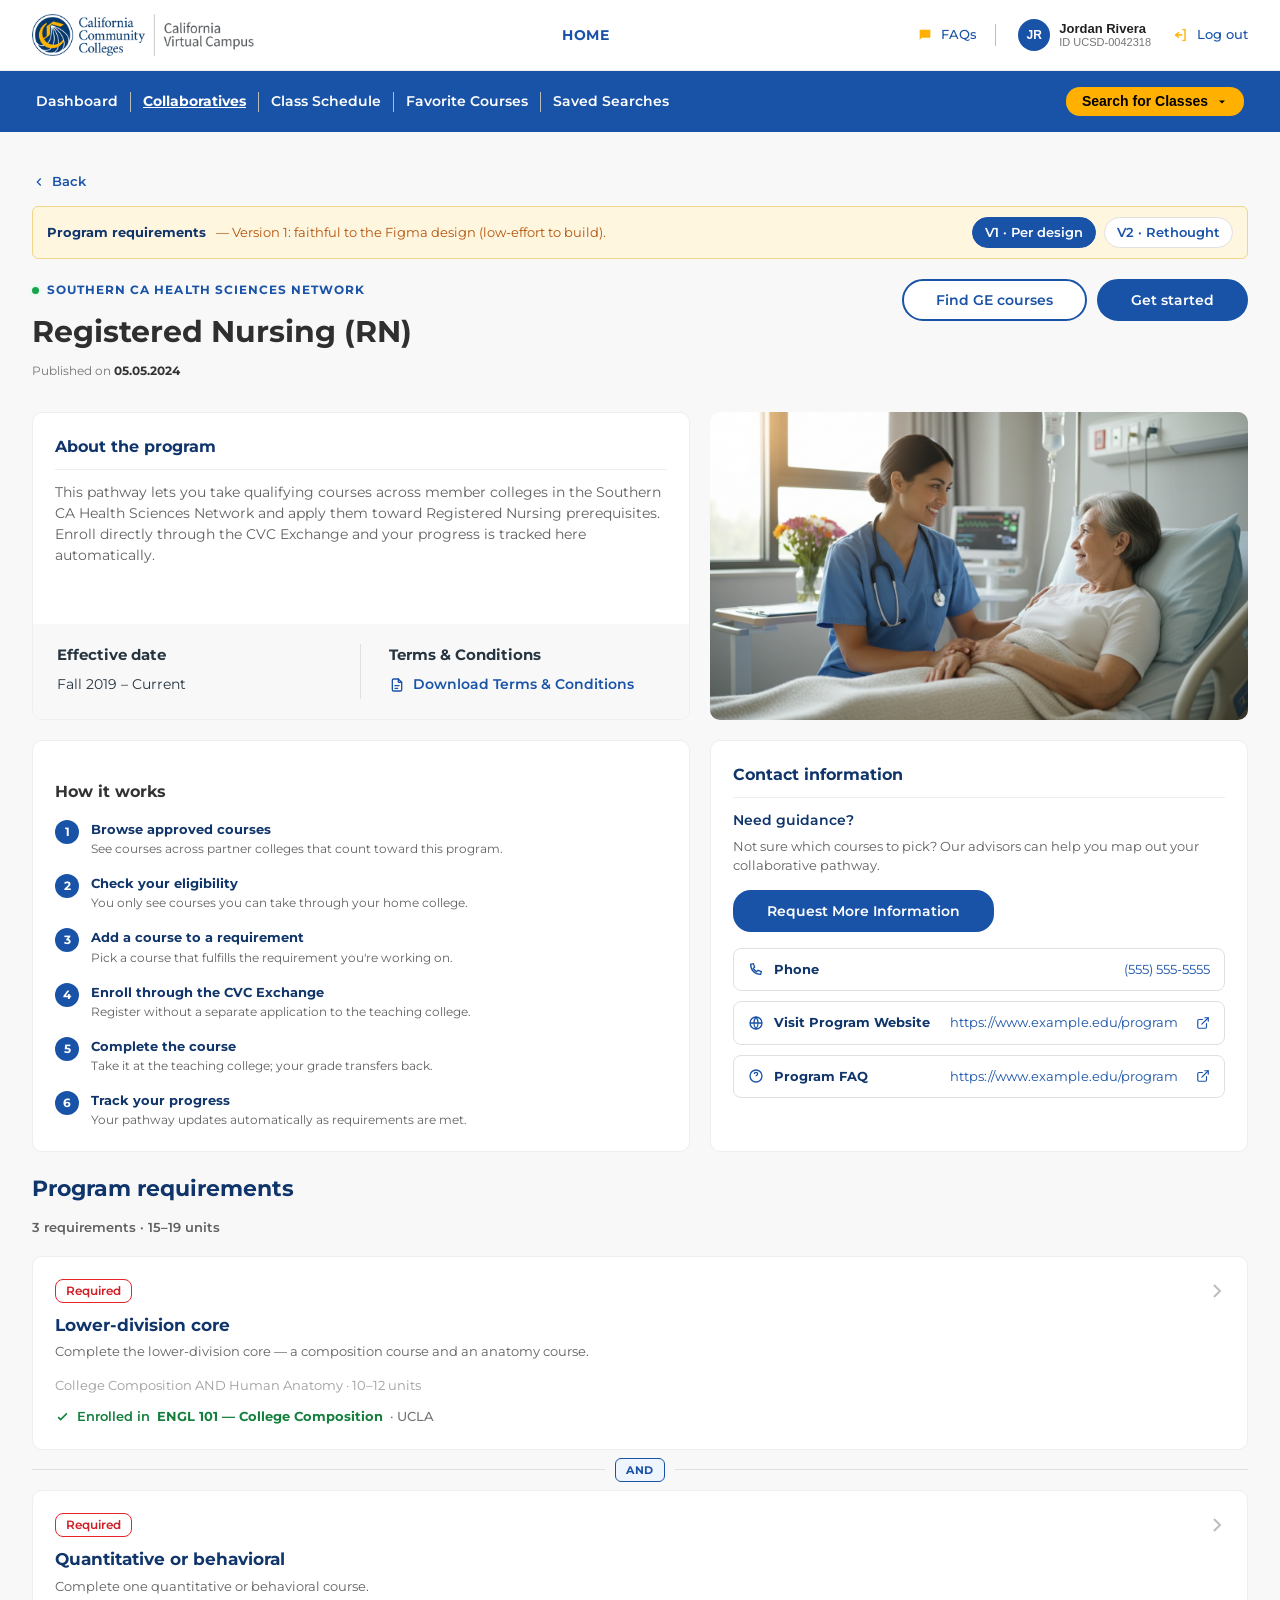
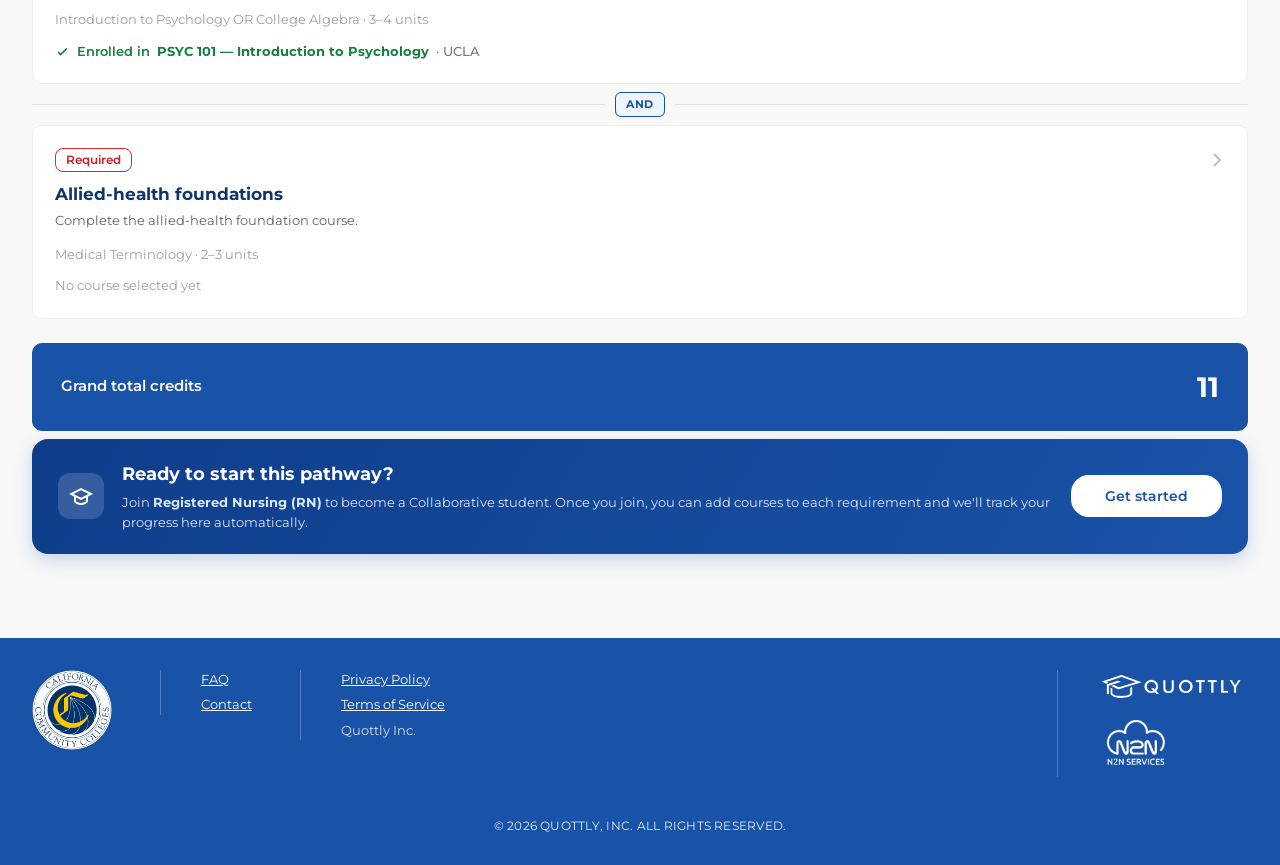
<file: program-detail.html>
<!DOCTYPE html>
<html lang="en">
<head>
<meta charset="UTF-8">
<meta name="viewport" content="width=device-width, initial-scale=1">
<title>Registered Nursing (RN) · CVC Exchange</title>
<link rel="stylesheet" href="assets/styles.css?v=44">
</head>
<body>
<main>
  <div class="page">
    <a class="back" href="collaborative-detail.html">
      <svg width="14" height="14" viewBox="0 0 24 24" fill="none" stroke="currentColor" stroke-width="2"><path d="M15 6l-6 6 6 6"/></svg>
      Back
    </a>

    <div class="vswitch">
      <b>Program requirements</b> — Version 1: faithful to the Figma design (low-effort to build).
      <span class="vswitch__links">
        <a href="program-detail.html" aria-current="page">V1 · Per design</a>
        <a href="program-detail-ideal.html">V2 · Rethought</a>
      </span>
    </div>

    <div class="pd-head pd-head--with-actions">
      <div class="pd-head__main">
        <a class="pd-eyebrow" href="collaborative-detail.html"><span class="pd-eyebrow__dot"></span> Southern CA Health Sciences Network</a>
        <h1 class="h1">Registered Nursing (RN)</h1>
        <p class="pd-head__pub">Published on <b>05.05.2024</b></p>
      </div>
      <div class="pd-head__actions">
        <button class="btn btn--outline" onclick="toastNow('Redirecting to your home college GE course finder')">Find GE courses</button>
        <button class="btn btn--primary" onclick="joinPathway()">Get started</button>
      </div>
    </div>

    <div class="pd-grid2">
      <section class="card about">
        <h3>About the program</h3>
        <p class="about__desc">This pathway lets you take qualifying courses across member colleges in the Southern CA Health Sciences Network and apply them toward Registered Nursing prerequisites. Enroll directly through the CVC Exchange and your progress is tracked here automatically.</p>
        <dl class="about__meta">
          <div><dt>Effective date</dt><dd>Fall 2019 – Current</dd></div>
          <div><dt>Terms &amp; Conditions</dt><dd><a class="about__dl" href="#" onclick="toastNow('Downloading Terms &amp; Conditions');return false;"><svg viewBox="0 0 24 24" fill="none" stroke="currentColor" stroke-width="2" stroke-linecap="round" stroke-linejoin="round"><path d="M14 3v4a1 1 0 0 0 1 1h4"/><path d="M17 21H7a2 2 0 0 1-2-2V5a2 2 0 0 1 2-2h7l5 5v11a2 2 0 0 1-2 2z"/><line x1="9" y1="13" x2="15" y2="13"/><line x1="9" y1="17" x2="13" y2="17"/></svg>Download Terms &amp; Conditions</a></dd></div>
        </dl>
      </section>
      <section class="about__banner">
        <img src="assets/program-banner.jpg" alt="Health sciences students in a clinical setting">
      </section>
    </div>

    <div class="pd-grid2">
      <section class="card">
        <h3>How it works</h3>
        <div class="howsteps">
          <div class="howstep"><span class="howstep__n">1</span><div><div class="howstep__t">Browse approved courses</div><div class="howstep__d">See courses across partner colleges that count toward this program.</div></div></div>
          <div class="howstep"><span class="howstep__n">2</span><div><div class="howstep__t">Check your eligibility</div><div class="howstep__d">You only see courses you can take through your home college.</div></div></div>
          <div class="howstep"><span class="howstep__n">3</span><div><div class="howstep__t">Add a course to a requirement</div><div class="howstep__d">Pick a course that fulfills the requirement you're working on.</div></div></div>
          <div class="howstep"><span class="howstep__n">4</span><div><div class="howstep__t">Enroll through the CVC Exchange</div><div class="howstep__d">Register without a separate application to the teaching college.</div></div></div>
          <div class="howstep"><span class="howstep__n">5</span><div><div class="howstep__t">Complete the course</div><div class="howstep__d">Take it at the teaching college; your grade transfers back.</div></div></div>
          <div class="howstep"><span class="howstep__n">6</span><div><div class="howstep__t">Track your progress</div><div class="howstep__d">Your pathway updates automatically as requirements are met.</div></div></div>
        </div>
      </section>
      <section class="card pd-card">
        <h3>Contact information</h3>
        <p class="contact__lead">Need guidance?</p>
        <p class="contact__sub">Not sure which courses to pick? Our advisors can help you map out your collaborative pathway.</p>
        <button class="btn btn--primary" onclick="toastNow('Request sent — an advisor will reach out')">Request More Information</button>
        <div class="contact__rows">
          <div class="contact__row"><svg viewBox="0 0 24 24" fill="none" stroke="currentColor" stroke-width="2"><path d="M4 5c0 9 6 15 15 15l1-4-5-2-2 2a13 13 0 01-5-5l2-2-2-5z"/></svg><b>Phone</b><a href="#">(555) 555-5555</a></div>
          <div class="contact__row"><svg viewBox="0 0 24 24" fill="none" stroke="currentColor" stroke-width="2"><circle cx="12" cy="12" r="9"/><path d="M3 12h18M12 3a15 15 0 010 18M12 3a15 15 0 000 18"/></svg><b>Visit Program Website</b><a href="#">https://www.example.edu/program</a><span class="ext"><svg viewBox="0 0 24 24" fill="none" stroke="currentColor" stroke-width="2" stroke-linecap="round" stroke-linejoin="round"><path d="M18 13v6a2 2 0 0 1-2 2H5a2 2 0 0 1-2-2V8a2 2 0 0 1 2-2h6"/><polyline points="15 3 21 3 21 9"/><line x1="10" y1="14" x2="21" y2="3"/></svg></span></div>
          <div class="contact__row"><svg viewBox="0 0 24 24" fill="none" stroke="currentColor" stroke-width="2"><circle cx="12" cy="12" r="9"/><path d="M9.5 9a2.5 2.5 0 015 0c0 1.5-2.5 2-2.5 3.5M12 17h.01"/></svg><b>Program FAQ</b><a href="#">https://www.example.edu/program</a><span class="ext"><svg viewBox="0 0 24 24" fill="none" stroke="currentColor" stroke-width="2" stroke-linecap="round" stroke-linejoin="round"><path d="M18 13v6a2 2 0 0 1-2 2H5a2 2 0 0 1-2-2V8a2 2 0 0 1 2-2h6"/><polyline points="15 3 21 3 21 9"/><line x1="10" y1="14" x2="21" y2="3"/></svg></span></div>
        </div>
      </section>
    </div>

    <div class="joined-status" id="joinedStatus">
      <div class="notice notice--success">
        <span class="notice__icon"><svg viewBox="0 0 24 24" fill="none" stroke="currentColor" stroke-width="2" aria-hidden="true"><circle cx="12" cy="12" r="9"/><path d="M8 12l3 3 5-6"/></svg></span>
        <div>You're a <b>Collaborative student</b> on this pathway. Add courses to each requirement below and your progress updates automatically.</div>
      </div>
    </div>

    <!-- Requirements are visible by default. Joining (Get started) lets the
         student add courses and tracks progress; it no longer gates this list. -->
    <div class="reqs">
    <div class="req-head">
      <h2>Program requirements</h2>
      <p class="req-progress-note">3 requirements · 15–19 units</p>
    </div>

    <div class="req-list">
      <div class="req-card req-card--link" data-req="lower-division-core" onclick="go('requirement-pathway.html?req=' + encodeURIComponent('Lower-division core'))">
        <div class="req-card__tags">
          <span class="tag tag--required">Required</span>
        </div>
        <h3 class="req-card__title">Lower-division core</h3>
        <p class="req-card__desc">Complete the lower-division core — a composition course and an anatomy course.</p>
        <p class="req-card__fulfill">College Composition AND Human Anatomy · 10–12 units</p>
        <p class="req-card__enrolled"><svg viewBox="0 0 24 24" fill="none" stroke="currentColor" stroke-width="2.5" aria-hidden="true"><path d="M5 13l4 4L19 7"/></svg> Enrolled in <b>ENGL 101 — College Composition</b> <span class="ec-inst">· UCLA</span></p>
        <span class="req-card__chev"><svg viewBox="0 0 24 24" fill="none" stroke="currentColor" stroke-width="2"><path d="M9 6l6 6-6 6"/></svg></span>
      </div>

      <div class="req-conn req-conn--and"><span>AND</span></div>

      <div class="req-card req-card--link" data-req="quant-or-behavioral" onclick="go('requirement-pathway.html?req=' + encodeURIComponent('Quantitative or behavioral'))">
        <div class="req-card__tags"><span class="tag tag--required">Required</span></div>
        <h3 class="req-card__title">Quantitative or behavioral</h3>
        <p class="req-card__desc">Complete one quantitative or behavioral course.</p>
        <p class="req-card__fulfill">Introduction to Psychology OR College Algebra · 3–4 units</p>
        <p class="req-card__enrolled"><svg viewBox="0 0 24 24" fill="none" stroke="currentColor" stroke-width="2.5" aria-hidden="true"><path d="M5 13l4 4L19 7"/></svg> Enrolled in <b>PSYC 101 — Introduction to Psychology</b> <span class="ec-inst">· UCLA</span></p>
        <span class="req-card__chev"><svg viewBox="0 0 24 24" fill="none" stroke="currentColor" stroke-width="2"><path d="M9 6l6 6-6 6"/></svg></span>
      </div>

      <div class="req-conn req-conn--and"><span>AND</span></div>

      <div class="req-card req-card--link" data-req="allied-health" onclick="go('requirement-pathway.html?req=' + encodeURIComponent('Allied-health foundations'))">
        <div class="req-card__tags"><span class="tag tag--required">Required</span></div>
        <h3 class="req-card__title">Allied-health foundations</h3>
        <p class="req-card__desc">Complete the allied-health foundation course.</p>
        <p class="req-card__fulfill">Medical Terminology · 2–3 units</p>
        <p class="req-card__none">No course selected yet</p>
        <span class="req-card__chev"><svg viewBox="0 0 24 24" fill="none" stroke="currentColor" stroke-width="2"><path d="M9 6l6 6-6 6"/></svg></span>
      </div>
    </div>

    <!-- Grand total credits — small summary below the requirement cards -->
    <div class="req-total">
      <span class="req-total__k">Grand total credits</span>
      <span class="req-total__v">11</span>
    </div>
    </div><!-- /.reqs -->

    <!-- LN-35 — Get Started gate, moved to the very bottom as a join reminder -->
    <div class="getstarted" id="getstarted">
      <span class="getstarted__icon"><svg viewBox="0 0 24 24" fill="none" stroke="currentColor" stroke-width="2"><path d="M22 10L12 5 2 10l10 5 10-5z"/><path d="M6 12v5c0 1 2.7 3 6 3s6-2 6-3v-5"/></svg></span>
      <div class="getstarted__body">
        <h3>Ready to start this pathway?</h3>
        <p>Join <b>Registered Nursing (RN)</b> to become a Collaborative student. Once you join, you can add courses to each requirement and we'll track your progress here automatically.</p>
      </div>
      <button class="btn" onclick="joinPathway()">Get started</button>
    </div>
  </div>
</main>
<script src="assets/app.js?v=44"></script>
<script>mountStudentChrome('collaboratives');</script>
</body>
</html>
</file>
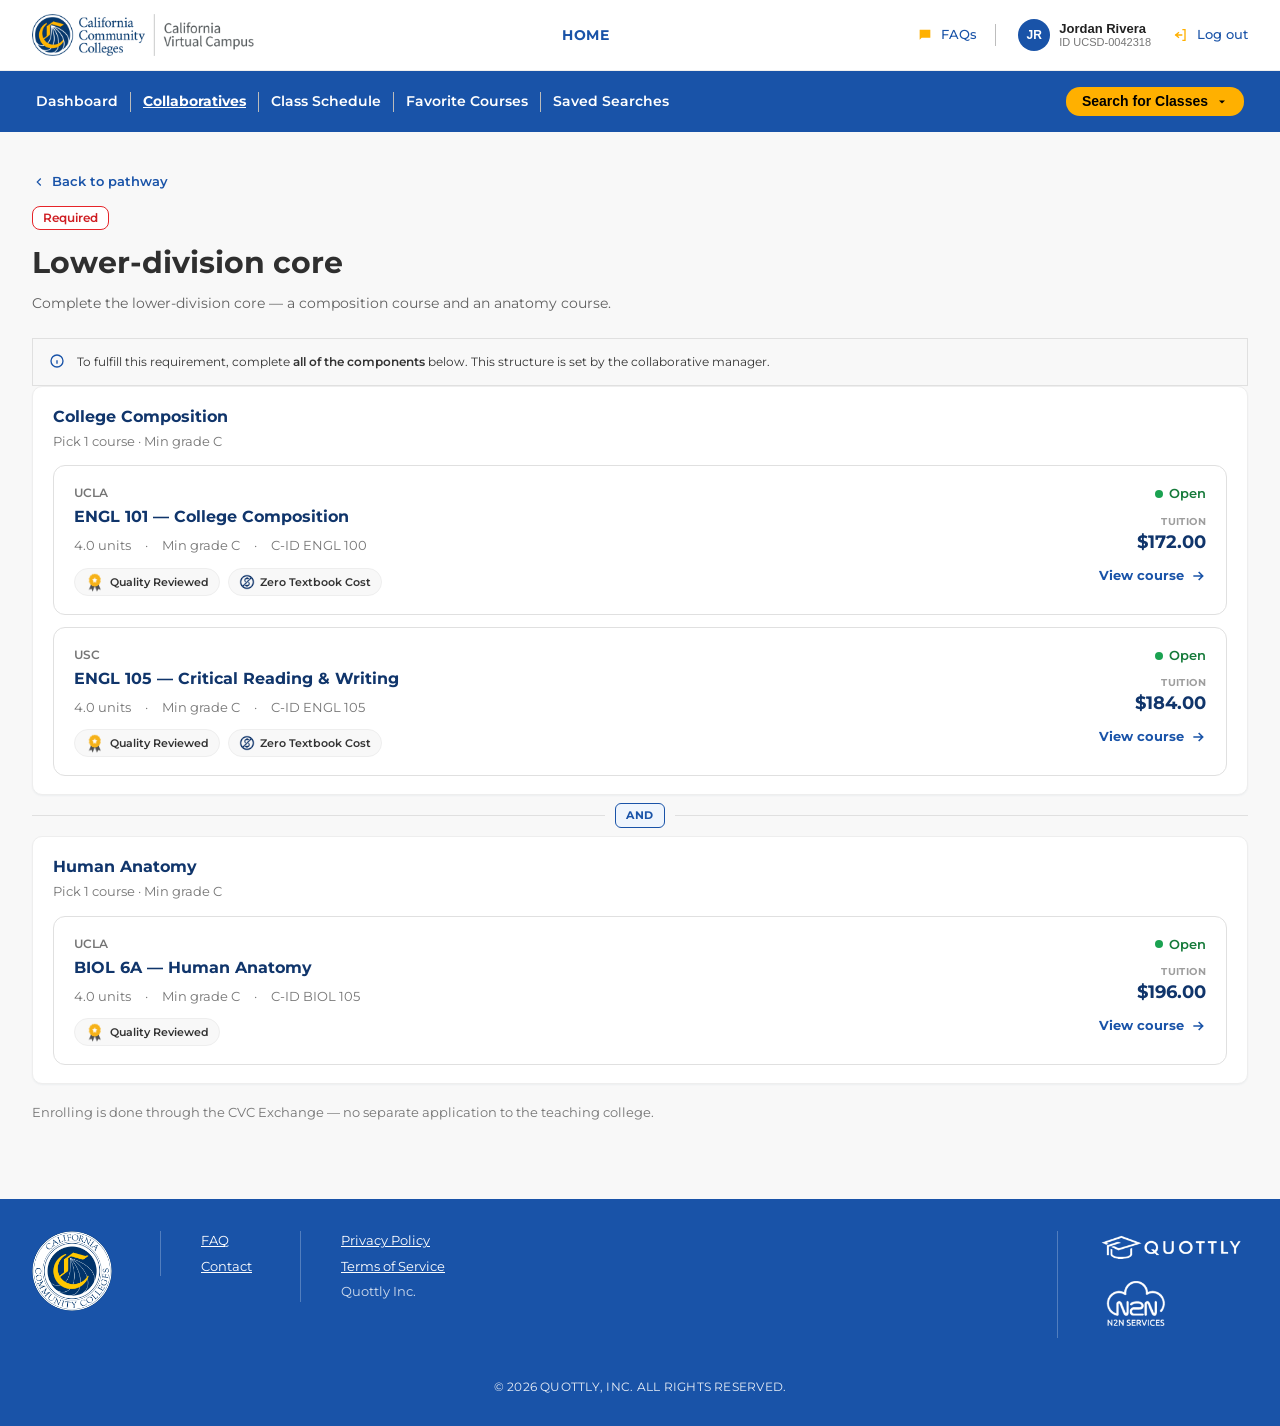
<file: requirement-pathway.html>
<!DOCTYPE html>
<html lang="en">
<head>
<meta charset="UTF-8">
<meta name="viewport" content="width=device-width, initial-scale=1">
<title>Requirement pathway · CVC Exchange</title>
<link rel="stylesheet" href="assets/styles.css?v=44">
</head>
<body>
<main>
  <div class="page">
    <a class="back" href="program-detail.html">
      <svg width="14" height="14" viewBox="0 0 24 24" fill="none" stroke="currentColor" stroke-width="2"><path d="M15 6l-6 6 6 6"/></svg>
      Back to pathway
    </a>

    <div class="rq-head">
      <div class="rq-head__tags" id="rqTags"></div>
      <h1 class="h1" id="rqTitle">Requirement</h1>
      <p class="rc-sub" id="rqSub"></p>
    </div>

    <div class="notice notice--info" id="rqRule"></div>
    <div class="notice notice--warning" id="rqHome" hidden style="margin-top:12px;"></div>

    <div id="rqStruct"></div>

    <p class="rq-cta__note" style="margin-top:20px;">Enrolling is done through the CVC Exchange — no separate application to the teaching college.</p>
  </div>
</main>
<script src="assets/app.js?v=44"></script>
<script>
mountStudentChrome('collaboratives');

/* Requirement structures mirror the collaborative contributor "Define requirement details"
   flow: each requirement has a combine rule (all = AND, any = OR) and one or
   more components, each holding the approved courses (by code) that fulfill it.
   Full course data lives in COURSE_CATALOG (assets/app.js). */
const REQSTRUCT = {
  'Lower-division core': {
    desc: 'Complete the lower-division core — a composition course and an anatomy course.',
    combine: 'all', home: false,
    components: [
      { name: 'College Composition', rule: 'Pick 1 course · Min grade C', codes: ['ENGL 101', 'ENGL 105'] },
      { name: 'Human Anatomy', rule: 'Pick 1 course · Min grade C', codes: ['BIOL 6A'] },
    ],
  },
  'Quantitative or behavioral': {
    desc: 'Complete one quantitative or behavioral course.',
    combine: 'any', home: false,
    components: [
      { name: 'Introduction to Psychology', rule: 'Pick 1 course · Min grade C', codes: ['PSYC 101', 'PSYC 100'] },
      { name: 'College Algebra', rule: 'Pick 1 course · Min grade C', codes: ['MATH 110'] },
    ],
  },
  'Allied-health foundations': {
    desc: 'Complete the allied-health foundation course.',
    combine: 'all', home: false,
    components: [
      { name: 'Medical Terminology', rule: 'Pick 1 course · Min grade C', codes: ['HLTH 50'] },
    ],
  },
};

const HOME_SVG = '<svg viewBox="0 0 24 24" fill="none" stroke="currentColor" stroke-width="2"><path d="M4 11l8-7 8 7M6 10v9h12v-9"/></svg>';
const INFO_SVG = '<svg viewBox="0 0 24 24" fill="none" stroke="currentColor" stroke-width="2" aria-hidden="true"><circle cx="12" cy="12" r="9"/><path d="M12 11v5M12 8h.01"/></svg>';
const WARN_SVG = '<svg viewBox="0 0 24 24" fill="none" stroke="currentColor" stroke-width="2" aria-hidden="true"><path d="M12 9v4M12 17h.01M10.3 3.9 1.8 18a2 2 0 0 0 1.7 3h16.9a2 2 0 0 0 1.7-3L13.7 3.9a2 2 0 0 0-3.4 0z"/></svg>';
const CHECK_SVG = '<svg width="13" height="13" viewBox="0 0 24 24" fill="none" stroke="currentColor" stroke-width="2.5"><path d="M5 13l4 4L19 7"/></svg>';
const ARROW_SVG = '<svg viewBox="0 0 24 24" fill="none" stroke="currentColor" stroke-width="2.4" aria-hidden="true"><path d="M5 12h14M13 6l6 6-6 6"/></svg>';

const reqName = new URLSearchParams(location.search).get('req') || 'Lower-division core';
const req = REQSTRUCT[reqName] || REQSTRUCT['Lower-division core'];
document.title = reqName + ' · CVC Exchange';

/* ---- A single merged course card (was requirement-courses + pathway) ---- */
function courseCard(code, reqName) {
  const c = COURSE_CATALOG[code];
  if (!c) return '';
  const enrolled = isEnrolled(code);
  const detailHref = 'course-detail.html?req=' + encodeURIComponent(reqName) + '&code=' + encodeURIComponent(code);
  const action = enrolled
    ? 'View your enrollment in ' + c.code + ' — ' + c.name
    : 'View ' + c.code + ' — ' + c.name + ' course details and sections to enroll';
  const chips =
    (c.quality ? '<span class="ccard__chip"><img class="cr-ic-q" src="assets/ic-quality.png" alt=""> Quality Reviewed</span>' : '') +
    (c.ztc ? '<span class="ccard__chip"><img class="cr-ic-z" src="assets/ic-ztc.png" alt=""> Zero Textbook Cost</span>' : '');

  return '<article class="ccard' + (enrolled ? ' ccard--enrolled' : '') + '" data-code="' + esc(code) + '">' +
    '<div class="ccard__main">' +
      '<div class="ccard__inst">' + esc(c.inst) + '</div>' +
      '<a class="ccard__title" href="' + detailHref + '">' + esc(c.code) + ' — ' + esc(c.name) + '</a>' +
      '<div class="ccard__meta">' + esc(c.units) + ' units <span aria-hidden="true">·</span> Min grade ' + esc(c.grade) +
        ' <span aria-hidden="true">·</span> C-ID ' + esc(c.cid) + '</div>' +
      '<div class="ccard__chips">' + chips + '</div>' +
    '</div>' +
    '<div class="ccard__aside">' +
      (enrolled
        ? '<span class="pill pill--done">' + CHECK_SVG + ' Enrolled</span>'
        : '<span class="ccard__open">' + esc(c.status) + '</span>') +
      '<span class="ccard__price"><small>Tuition</small>' + esc(c.tuition) + '</span>' +
      '<span class="ccard__cue">' + (enrolled ? 'View enrollment ' : 'View course ') + ARROW_SVG + '</span>' +
      (enrolled ? '<button type="button" class="ccard__drop" data-drop="' + esc(code) + '">Drop course</button>' : '') +
    '</div>' +
    '<a class="ccard__hit" href="' + detailHref + '" aria-label="' + esc(action) + '"></a>' +
  '</article>';
}

/* Render one component: all cards, or (once a course is picked) just the
   selected card plus an accordion of the others. */
function paintComponent(host, comp, ci) {
  // Pick-1: the selected course is whatever the student enrolled in (on the
  // course-detail page). If somehow more than one in this component is enrolled,
  // keep the most recent and drop the rest.
  const enrolledInComp = comp.codes.filter(isEnrolled);
  const selected = enrolledInComp.length ? enrolledInComp[enrolledInComp.length - 1] : null;
  enrolledInComp.forEach(function (c) { if (c !== selected) unenrollCourse(c); });
  const others = comp.codes.filter(function (c) { return c !== selected; });
  let html =
    '<div class="comp__head"><span class="comp__name">' + esc(comp.name) + '</span></div>' +
    '<div class="comp__rule">' + esc(comp.rule) + '</div>';

  if (selected) {
    html += '<div class="comp-cards">' + courseCard(selected, reqName) + '</div>';
    if (others.length) {
      const panelId = 'more-' + ci;
      html += '<div class="ccard-more">' +
        '<button type="button" class="ccard-more__btn" aria-expanded="false" aria-controls="' + panelId + '">' +
          '<span>Show other courses (' + others.length + ')</span>' +
          '<svg class="ccard-more__chev" viewBox="0 0 24 24" fill="none" stroke="currentColor" stroke-width="2" aria-hidden="true"><path d="M6 9l6 6 6-6"/></svg>' +
        '</button>' +
        '<div class="ccard-more__panel comp-cards" id="' + panelId + '" hidden>' +
          others.map(function (code) { return courseCard(code, reqName); }).join('') +
        '</div>' +
      '</div>';
    }
  } else {
    html += '<div class="comp-cards">' + comp.codes.map(function (code) { return courseCard(code, reqName); }).join('') + '</div>';
  }

  host.innerHTML = html;
  wireComponent(host, comp, ci);
}

function wireComponent(host, comp, ci) {
  // The full-card overlay is a plain link to the course-detail page — enrolling
  // happens there, not on this card. No click handler needed for it.
  // Drop / unenroll (deliberate secondary action, raised above the card overlay).
  host.querySelectorAll('.ccard__drop').forEach(function (btn) {
    btn.addEventListener('click', function (e) {
      e.stopPropagation();
      const code = btn.dataset.drop;
      unenrollCourse(code);
      paintComponent(host, comp, ci);
      toastNow(code + ' dropped — you can re-enroll below');
    });
  });
  // Accordion toggle.
  const acc = host.querySelector('.ccard-more__btn');
  if (acc) {
    acc.addEventListener('click', function () {
      const open = acc.getAttribute('aria-expanded') === 'true';
      acc.setAttribute('aria-expanded', String(!open));
      const panel = document.getElementById(acc.getAttribute('aria-controls'));
      if (panel) panel.hidden = open;
    });
  }
}

(function render() {
  // tags
  let tags = '<span class="tag tag--required">Required</span>';
  if (req.home) tags += '<span class="tag tag--home">' + HOME_SVG + ' Home institution only</span>';
  document.getElementById('rqTags').innerHTML = tags;

  document.getElementById('rqTitle').textContent = reqName;
  document.getElementById('rqSub').textContent = req.desc;

  const isAll = req.combine === 'all';
  document.getElementById('rqRule').innerHTML =
    '<span class="notice__icon">' + INFO_SVG + '</span>' +
    '<div>To fulfill this requirement, complete <b>' +
    (isAll ? 'all of the components' : 'any one of the components') +
    '</b> below. This structure is set by the collaborative manager.</div>';

  if (req.home) {
    const home = document.getElementById('rqHome');
    home.hidden = false;
    home.innerHTML = '<span class="notice__icon">' + WARN_SVG + '</span>' +
      '<div>These courses must be taken at your home college (UC San Diego).</div>';
  }

  // components, joined by AND (all) or OR (any) connectors
  const connClass = isAll ? 'req-conn--and' : 'req-conn--or';
  const connLabel = isAll ? 'AND' : 'OR';
  const root = document.getElementById('rqStruct');
  req.components.forEach(function (comp, ci) {
    if (ci > 0) {
      const conn = document.createElement('div');
      conn.className = 'req-conn ' + connClass;
      conn.innerHTML = '<span>' + connLabel + '</span>';
      root.appendChild(conn);
    }
    const wrap = document.createElement('div');
    wrap.className = 'comp';
    root.appendChild(wrap);
    paintComponent(wrap, comp, ci);
  });
})();
</script>
</body>
</html>
</file>
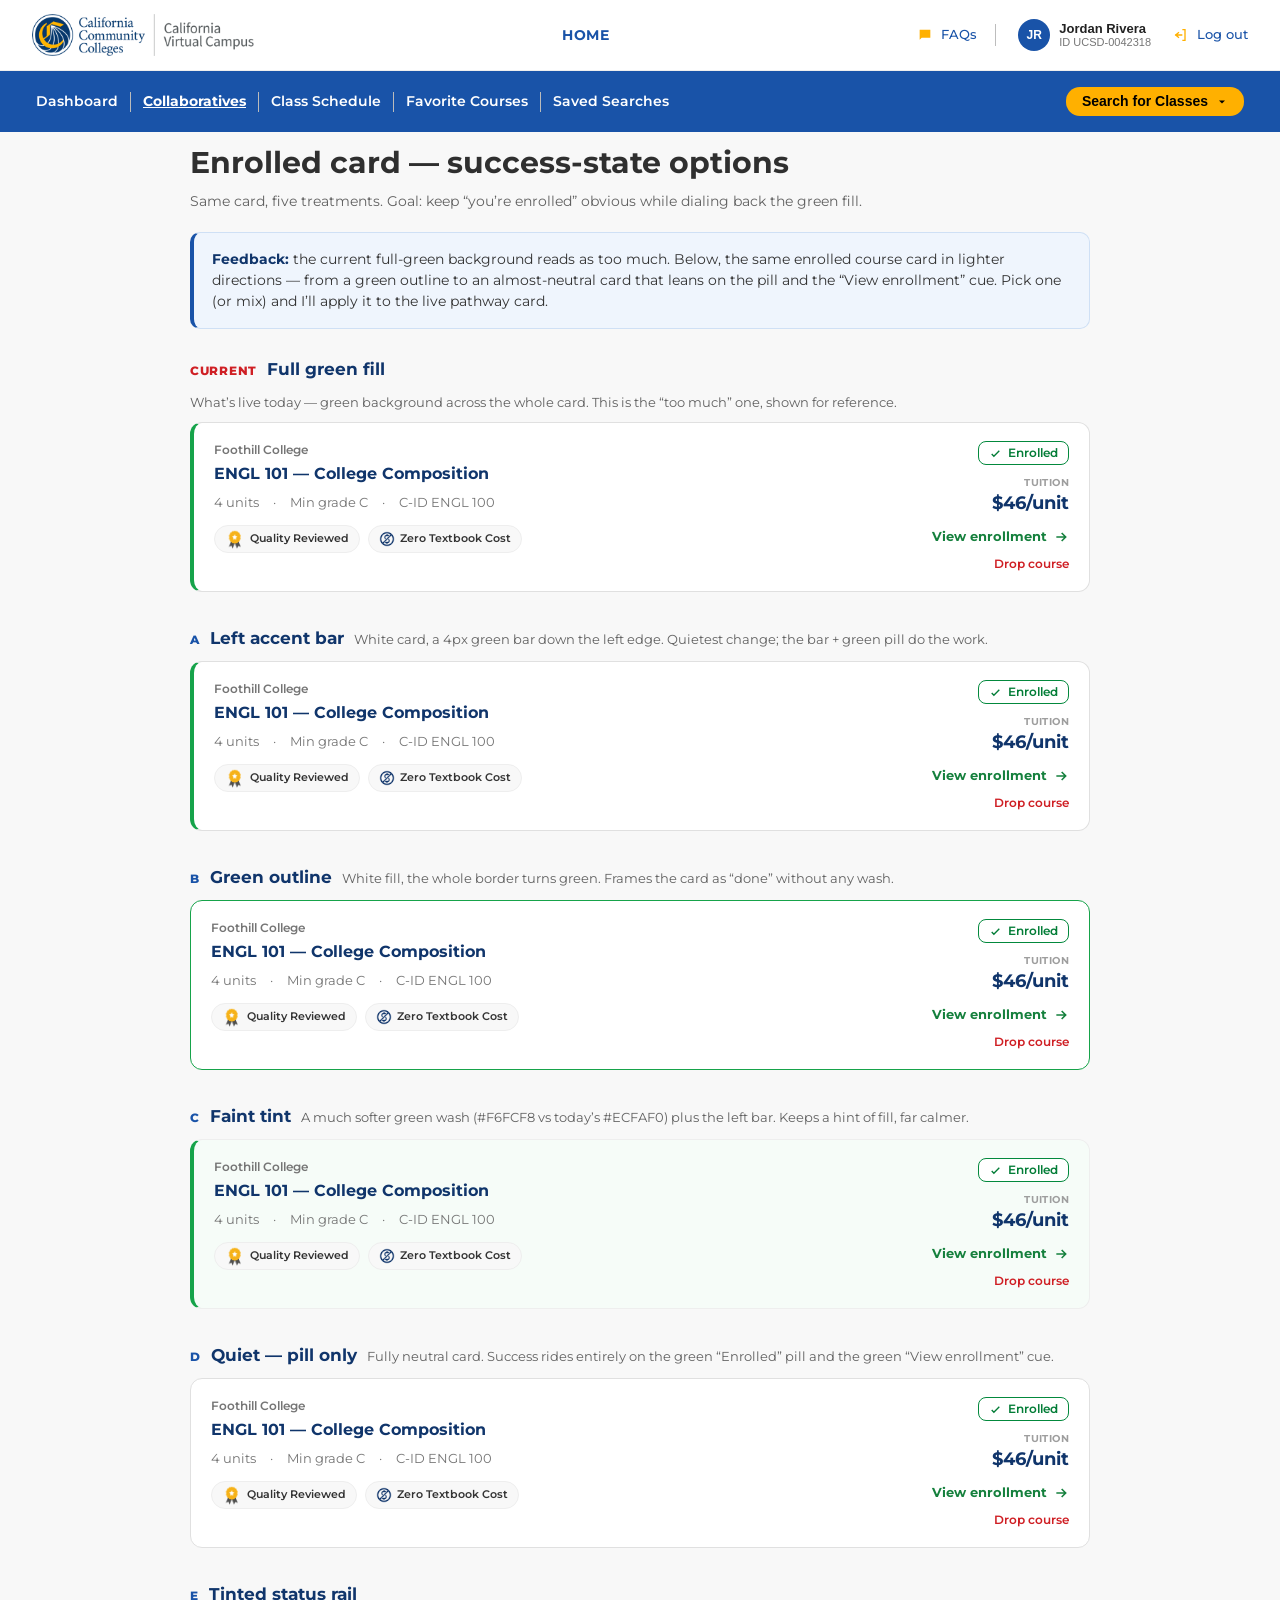
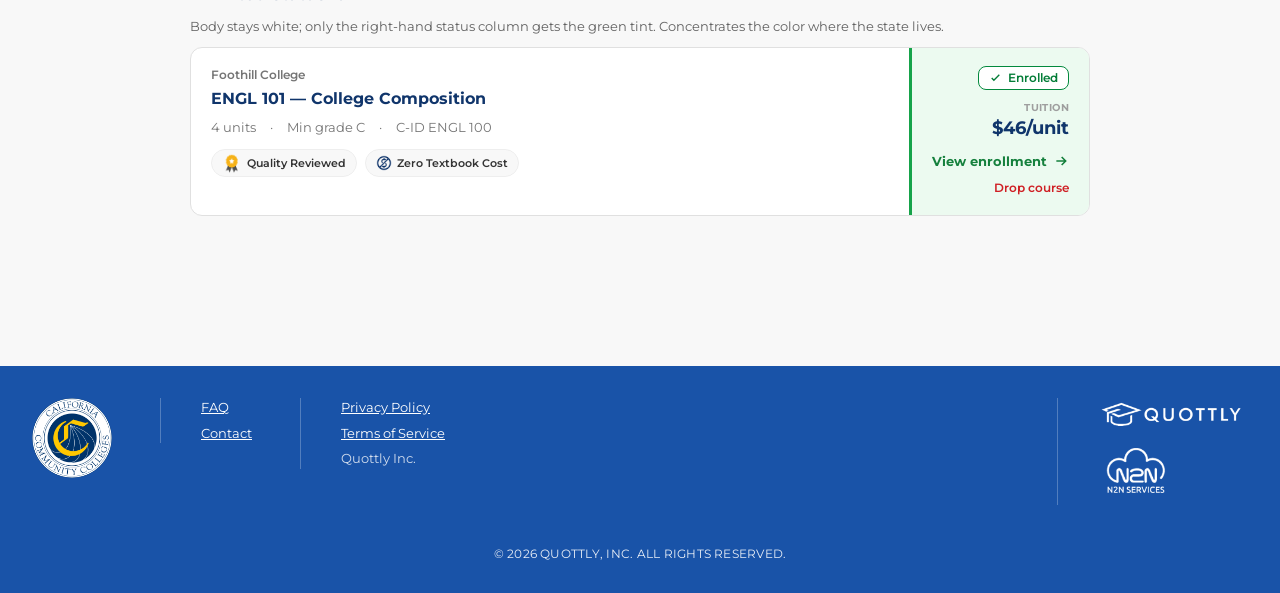
<file: success-lab.html>
<!DOCTYPE html>
<html lang="en">
<head>
<meta charset="UTF-8">
<meta name="viewport" content="width=device-width, initial-scale=1">
<title>Enrolled-card success state — design ideas · CVC Exchange</title>
<link rel="stylesheet" href="assets/styles.css?v=44">
<style>
/* ============================================================
   SUCCESS-STATE LAB — the enrolled pathway card, shown in a few
   treatments so we can dial back the green. Every variant reuses the
   real .ccard / .ccard--enrolled styles and CVC tokens; each modifier
   only changes the success cue (fill / border / where the green sits).
   The live pathway card is NOT changed — this is for picking a direction.
   ============================================================ */
.sl-wrap { max-width: 900px; margin: 0 auto; padding: 8px 0 60px; }
.sl-intro { background: var(--blue-50); border: 1px solid #CFE0F5; border-left: 4px solid var(--c-primary); border-radius: 10px; padding: 16px 18px; margin-bottom: 28px; font-size: 14px; color: var(--c-text); }
.sl-intro b { color: var(--c-ink); }
.sl-variant { margin: 0 0 34px; }
.sl-variant__head { display: flex; align-items: baseline; gap: 10px; flex-wrap: wrap; margin: 0 0 10px; }
.sl-variant__tag { font-size: 12px; font-weight: 800; letter-spacing: .06em; text-transform: uppercase; color: var(--c-primary); }
.sl-variant__name { font-size: 17px; font-weight: 700; color: var(--c-ink); }
.sl-variant__note { font-size: 13px; color: var(--gray-700); }
.sl-variant--current .sl-variant__tag { color: #cf1f24; }

/* --- Variant modifiers: each overrides the live .ccard--enrolled cue --- */
/* A · Left accent bar — white card, green left bar only (no fill) */
.ccard--sv-bar.ccard--enrolled { background: #fff; border-color: var(--gray-300); border-left: 4px solid var(--green-600); }
/* B · Green outline — white fill, the whole border goes green */
.ccard--sv-outline.ccard--enrolled { background: #fff; border: 1.5px solid var(--green-600); }
/* C · Faint tint — a much softer wash than the current #ECFAF0, + left bar */
.ccard--sv-tint.ccard--enrolled { background: #F6FCF8; border-color: var(--gray-200); border-left: 4px solid var(--green-600); }
/* D · Quiet — fully neutral card; the pill + green “View enrollment” cue carry it */
.ccard--sv-quiet.ccard--enrolled { background: #fff; border-color: var(--gray-300); border-left-width: 1px; }
/* E · Tinted status rail — body stays white, only the right aside gets green */
.ccard--sv-rail.ccard--enrolled { background: #fff; border-color: var(--gray-300); border-left-width: 1px; overflow: hidden; }
.ccard--sv-rail .ccard__aside { align-self: stretch; justify-content: center; background: var(--green-bg); margin: -18px -20px -18px 0; padding: 18px 20px; border-left: 3px solid var(--green-600); }
</style>
</head>
<body>
<main>
  <div class="page sl-wrap">
    <h1 class="h1" style="margin-bottom:6px;">Enrolled card — success-state options</h1>
    <p class="rc-sub" style="margin:0 0 20px;">Same card, five treatments. Goal: keep “you’re enrolled” obvious while dialing back the green fill.</p>

    <div class="sl-intro">
      <b>Feedback:</b> the current full-green background reads as too much. Below, the same enrolled course card in lighter directions — from a green outline to an almost-neutral card that leans on the pill and the “View enrollment” cue. Pick one (or mix) and I’ll apply it to the live pathway card.
    </div>

    <div id="slList"></div>
  </div>
</main>
<script src="assets/app.js?v=44"></script>
<script>
mountStudentChrome('collaboratives');

const CHECK = '<svg width="13" height="13" viewBox="0 0 24 24" fill="none" stroke="currentColor" stroke-width="2.5"><path d="M5 13l4 4L19 7"/></svg>';
const ARROW = '<svg viewBox="0 0 24 24" fill="none" stroke="currentColor" stroke-width="2.4" aria-hidden="true"><path d="M5 12h14M13 6l6 6-6 6"/></svg>';

/* One enrolled card, with an extra modifier class per variant. */
function card(mod) {
  return '<article class="ccard ccard--enrolled ' + mod + '">' +
    '<div class="ccard__main">' +
      '<div class="ccard__inst">Foothill College</div>' +
      '<a class="ccard__title" href="#" onclick="return false">ENGL 101 — College Composition</a>' +
      '<div class="ccard__meta">4 units <span aria-hidden="true">·</span> Min grade C <span aria-hidden="true">·</span> C-ID ENGL 100</div>' +
      '<div class="ccard__chips">' +
        '<span class="ccard__chip"><img class="cr-ic-q" src="assets/ic-quality.png" alt=""> Quality Reviewed</span>' +
        '<span class="ccard__chip"><img class="cr-ic-z" src="assets/ic-ztc.png" alt=""> Zero Textbook Cost</span>' +
      '</div>' +
    '</div>' +
    '<div class="ccard__aside">' +
      '<span class="pill pill--done">' + CHECK + ' Enrolled</span>' +
      '<span class="ccard__price"><small>Tuition</small>$46/unit</span>' +
      '<span class="ccard__cue">View enrollment ' + ARROW + '</span>' +
      '<button type="button" class="ccard__drop" onclick="return false">Drop course</button>' +
    '</div>' +
  '</article>';
}

const VARIANTS = [
  { mod: '', tag: 'Current', name: 'Full green fill', note: 'What’s live today — green background across the whole card. This is the “too much” one, shown for reference.', current: true },
  { mod: 'ccard--sv-bar', tag: 'A', name: 'Left accent bar', note: 'White card, a 4px green bar down the left edge. Quietest change; the bar + green pill do the work.' },
  { mod: 'ccard--sv-outline', tag: 'B', name: 'Green outline', note: 'White fill, the whole border turns green. Frames the card as “done” without any wash.' },
  { mod: 'ccard--sv-tint', tag: 'C', name: 'Faint tint', note: 'A much softer green wash (#F6FCF8 vs today’s #ECFAF0) plus the left bar. Keeps a hint of fill, far calmer.' },
  { mod: 'ccard--sv-quiet', tag: 'D', name: 'Quiet — pill only', note: 'Fully neutral card. Success rides entirely on the green “Enrolled” pill and the green “View enrollment” cue.' },
  { mod: 'ccard--sv-rail', tag: 'E', name: 'Tinted status rail', note: 'Body stays white; only the right-hand status column gets the green tint. Concentrates the color where the state lives.' },
];

document.getElementById('slList').innerHTML = VARIANTS.map(function (v) {
  return '<section class="sl-variant' + (v.current ? ' sl-variant--current' : '') + '">' +
    '<div class="sl-variant__head">' +
      '<span class="sl-variant__tag">' + v.tag + '</span>' +
      '<span class="sl-variant__name">' + v.name + '</span>' +
      '<span class="sl-variant__note">' + v.note + '</span>' +
    '</div>' +
    card(v.mod) +
  '</section>';
}).join('');
</script>
</body>
</html>
</file>
<file: assets/styles.css>
/* ============================================================
   CCS Cross-Enrollment (CVC) — Learner (student-facing) prototype
   Reuses the CVC token palette from the admin prototypes; adds the
   student chrome and the learner components from the Figma flow.
   ============================================================ */

@import url('https://fonts.googleapis.com/css2?family=Montserrat:ital,wght@0,400;0,500;0,600;0,700;1,400&display=swap');

:root {
  --c-primary: #1953A8;
  --c-primary-hover: #154892;
  --c-primary-active: #103A76;
  --c-link: #1953A8;
  --c-ink: #10356B;
  --c-text: #333333;
  --c-gold: #FFB000;
  --c-gold-hover: #E69E00;

  --gray-100: #F8F8F8;
  --gray-200: #EEEEEE;
  --gray-300: #E0E0E0;
  --gray-400: #BDBDBD;
  --gray-500: #9E9E9E;
  --gray-600: #757575;
  --gray-700: #616161;

  --green-bg: #ECFAF0;
  --green-600: #16A34A;
  --green-700: #15803D;
  --amber-bg: #FFFBF0;
  --amber-border: #F0D58A;
  --amber-700: #B45309;
  --blue-50: #EFF5FD;

  --radius-field: 6px;
  --radius-card: 10px;
  --focus-ring: 2px solid #4279B6;
  --page-max: 1264px;
}

* { box-sizing: border-box; }
html { scroll-behavior: smooth; }
body {
  margin: 0;
  font-family: 'Montserrat', system-ui, sans-serif;
  color: var(--c-text);
  background: var(--gray-100);
  font-size: 14px;
  line-height: 1.5;
  -webkit-font-smoothing: antialiased;
}
@media (prefers-reduced-motion: reduce) {
  html { scroll-behavior: auto; }
  * { animation-duration: .001ms !important; transition-duration: .001ms !important; }
}
a { color: var(--c-link); text-decoration: none; }
a:hover { text-decoration: underline; }
:focus-visible { outline: var(--focus-ring); outline-offset: 2px; border-radius: 3px; }
img { max-width: 100%; display: block; }

/* ============================================================
   Student chrome — top header, secondary nav, footer
   ============================================================ */
.s-header {
  background: #fff;
  border-bottom: 1px solid var(--gray-200);
}
.s-header__in {
  max-width: var(--page-max);
  margin: 0 auto;
  padding: 14px 24px;
  display: flex;
  align-items: center;
  gap: 24px;
}
.s-brand { display: flex; align-items: center; gap: 12px; }
.s-brand__logo { height: 42px; width: auto; display: block; }
.s-header__home {
  margin: 0 auto;
  font-weight: 700;
  font-size: 14px;
  letter-spacing: .04em;
  color: var(--c-primary);
}
.s-header__actions { display: flex; align-items: center; gap: 18px; }
.s-act { display: inline-flex; align-items: center; gap: 8px; color: var(--c-primary); font-weight: 500; font-size: 13px; }
.s-act svg { width: 16px; height: 16px; color: var(--c-gold); }
.s-act:hover { text-decoration: none; color: var(--c-primary-hover); }
.s-act__div { width: 1px; height: 22px; background: var(--gray-400); }

.s-subnav { background: var(--c-primary); }
.s-subnav__in {
  max-width: var(--page-max);
  margin: 0 auto;
  padding: 16px 28px;
  display: flex;
  align-items: center;
  gap: 12px;
}
.s-subnav a {
  color: #fff;
  font-size: 14px;
  font-weight: 600;
}
.s-subnav a:hover { text-decoration: none; opacity: .9; }
.s-subnav a[aria-current='page'] { font-weight: 700; text-decoration: underline; }
.s-subnav__div { width: 1px; height: 20px; background: #bbb; flex: 0 0 auto; }
.s-subnav__spacer { margin-left: auto; }
.s-search {
  display: inline-flex; align-items: center; gap: 8px;
  background: var(--c-gold); color: #000;
  font-weight: 600; font-size: 14px; line-height: 21px;
  border: none; border-radius: 14px;
  padding: 4px 16px; height: 29px; cursor: pointer;
}
.s-search:hover { background: var(--c-gold-hover); }

.s-footer { background: var(--c-primary); color: #fff; margin-top: 56px; }
.s-footer__in {
  max-width: var(--page-max);
  margin: 0 auto;
  padding: 32px 24px;
  display: flex;
  align-items: flex-start;
  gap: 48px;
}
.s-footer__seal { width: 80px; height: 80px; flex: 0 0 auto; border-radius: 50%; }
.s-footer__col { display: flex; flex-direction: column; gap: 6px; padding-left: 40px; border-left: 1px solid rgba(255,255,255,.25); }
.s-footer a { color: #fff; font-size: 13px; text-decoration: underline; }
.s-footer a:hover { text-decoration: underline; opacity: .85; }
.s-footer__muted { color: rgba(255,255,255,.8); font-size: 13px; text-decoration: none; }
.s-footer__brands { margin-left: auto; display: flex; align-items: flex-start; padding-left: 40px; border-left: 1px solid rgba(255,255,255,.25); }
.s-footer__brandimg { width: 150px; height: auto; display: block; }
.s-footer__copy { color: rgba(255,255,255,.9); text-align: center; font-size: 12px; letter-spacing: .02em; padding: 8px 12px 30px; }

/* ============================================================
   Page scaffold + shared bits
   ============================================================ */
.page { max-width: var(--page-max); margin: 0 auto; padding: 40px 24px 8px; }
.h1 { font-size: 30px; font-weight: 700; color: #2f2f2f; line-height: 45px; margin: 0 0 8px; }
.lede { color: var(--gray-700); margin: 0 0 24px; max-width: 720px; }
.page-desc { color: #000; font-size: 14px; line-height: 21px; margin: 0 0 24px; }
.back { display: inline-flex; align-items: center; gap: 6px; font-weight: 600; font-size: 13px; margin-bottom: 14px; }
.muted { color: var(--gray-600); }

/* Buttons match the Figma "QUOTTLY - Button": pill (radius 18px), 14px SemiBold,
   px 32 / py 10, 2px border. Filled (blue) and outline (white + blue border). */
.btn {
  display: inline-flex; align-items: center; justify-content: center; gap: 8px;
  font-family: inherit; font-size: 14px; font-weight: 600; line-height: 18px;
  border-radius: 18px; padding: 10px 32px;
  border: 2px solid transparent; cursor: pointer; text-decoration: none;
}
.btn--primary { background: var(--c-primary); color: #fff; border-color: var(--c-primary); }
.btn--primary:hover { background: var(--c-primary-hover); border-color: var(--c-primary-hover); text-decoration: none; }
.btn--outline { background: #fff; color: var(--c-primary); border-color: var(--c-primary); }
.btn--outline:hover { background: var(--blue-50); text-decoration: none; }
.btn--ghost { background: #fff; color: var(--c-primary); border-color: var(--gray-300); }
.btn--ghost:hover { background: var(--gray-100); text-decoration: none; }
.btn--sm { padding: 6px 18px; font-size: 13px; border-radius: 14px; }

/* .tag is the same Pill v2 component as .pill — kept consistent across the UI */
.tag {
  display: inline-flex; align-items: center; gap: 6px;
  font-size: 12px; font-weight: 600; line-height: 1; min-height: 24px;
  padding: 0 10px; white-space: nowrap;
  border: 1px solid #8d959f; color: #273540; background: #fff; border-radius: 8px;
}
.tag svg { width: 12px; height: 12px; }
.tag--invited  { color: #1953a8; border-color: #1953a8; } /* info */
.tag--required { color: #cf1f24; border-color: #e62429; } /* error */
.tag--choose   { color: #1953a8; border-color: #1953a8; } /* info */
.tag--home     { color: #bb4200; border-color: #cf4a00; } /* warning */
/* Pill v2 (Figma node 947:14397): white bg, 1px colored border, 8px radius,
   600 weight, 24px tall, colored text matching the border. */
.pill {
  display: inline-flex; align-items: center; gap: 6px;
  font-size: 12px; font-weight: 600; line-height: 1; min-height: 24px;
  padding: 0 10px; background: #fff; white-space: nowrap;
  border: 1px solid currentColor; border-radius: 8px;
}
.pill--done     { color: #037d37; border-color: #03893d; } /* success */
.pill--progress { color: #1953a8; border-color: #1953a8; } /* info */

.card {
  background: #fff; border: 1px solid var(--gray-200);
  border-radius: var(--radius-card); padding: 22px;
}

/* ============================================================
   Regional Collaboratives (explore)
   ============================================================ */
.filter-bar {
  display: flex; align-items: flex-end; gap: 14px; flex-wrap: wrap;
  margin-bottom: 26px;
}
/* CCS - Input / Select (Figma "CCS Form Elements", CVC theme): grey #f3f3f3 fill,
   1px #999 border, 5px radius, 4/8px padding, Montserrat Medium 12px. Label is
   Medium 12px with an optional Regular "(required)". */
.field { display: flex; flex-direction: column; gap: 4px; }
.field label { font-size: 12px; font-weight: 500; color: var(--c-text); line-height: 18px; }
.field label .req { font-weight: 400; color: var(--c-text); }
.field select, .field input {
  font-family: inherit; font-size: 12px; font-weight: 500; line-height: 22px; color: var(--c-text);
  background: #f3f3f3; border: 1px solid #999;
  border-radius: 5px; padding: 4px 8px; min-width: 300px;
}
.field select::placeholder, .field input::placeholder { color: var(--gray-700); }
.field select:focus-visible, .field input:focus-visible { outline: 2px solid var(--c-primary); outline-offset: 2px; }
.field select:disabled, .field input:disabled { color: var(--gray-500); cursor: not-allowed; }
.field--grow { flex: 1 1 420px; }
.field--grow select { min-width: 0; width: 100%; }
.clear-filter { font-weight: 600; font-size: 13px; }

.collab-grid {
  display: grid; grid-template-columns: repeat(3, 1fr); gap: 12px;
}
.collab-card {
  background: #fff; border: 1px solid #e8eaec; border-radius: 12px;
  box-shadow: 0 3px 10px rgba(0,0,0,.06);
  padding: 0; overflow: hidden; display: flex; flex-direction: column; cursor: pointer;
  transition: box-shadow .15s, border-color .15s;
}
.collab-card:hover { border-color: var(--c-primary); box-shadow: 0 6px 18px rgba(25,83,168,.14); }
.collab-card__banner { width: 100%; height: 124px; object-fit: cover; display: block; background: var(--gray-200); }
.collab-card__body { display: flex; flex-direction: column; gap: 14px; padding: 18px 20px 20px; flex: 1 1 auto; }
/* the "invited" tag is a lone flex child — keep it hugging its text, not stretched full width */
.collab-card__body > .tag { align-self: flex-start; }
.collab-card__title { color: var(--c-primary); font-size: 20px; font-weight: 700; line-height: 25px; }
.collab-card__desc { color: #273540; font-size: 14px; line-height: 21px; flex: 1 1 auto; }
.collab-card__tags { display: flex; flex-wrap: wrap; gap: 12px; width: 100%; padding-top: 16px; border-top: 1px solid #e8eaec; }
/* Institution chips: rounded rectangles, not pills */
.inst {
  display: inline-flex; align-items: center;
  background: #fff; border: 1px solid #e1e1e1; border-radius: 8px;
  padding: 8px 12px; font-size: 14px; font-weight: 600; color: #222;
}

/* ============================================================
   Collaborative detail
   ============================================================ */
.collab-banner {
  position: relative; border-radius: var(--radius-card); overflow: hidden;
  background: linear-gradient(120deg, #11366f, #1953A8); color: #fff;
  padding: 40px 32px; margin-bottom: 24px;
}
.collab-banner h1 { color: #fff; font-size: 28px; margin: 0 0 8px; }
.collab-banner p { color: rgba(255,255,255,.9); max-width: 640px; margin: 0; }
.collab-banner__tags { display: flex; gap: 8px; margin-top: 16px; flex-wrap: wrap; }
.collab-banner__tags .tag { background: rgba(255,255,255,.15); border-color: rgba(255,255,255,.4); color: #fff; }

.program-list { display: flex; flex-direction: column; gap: 16px; }
.program-row {
  background: #fff; border: 1px solid var(--gray-200); border-radius: var(--radius-card);
  padding: 20px 22px; display: flex; align-items: center; gap: 20px; cursor: pointer;
  transition: box-shadow .15s, border-color .15s;
}
.program-row:hover { border-color: var(--c-primary); box-shadow: 0 4px 16px rgba(25,83,168,.1); }
.program-row__body { flex: 1 1 auto; }
.program-row__title { color: var(--c-primary); font-size: 16px; font-weight: 700; margin-bottom: 4px; }
.program-row__desc { color: var(--gray-700); font-size: 13px; }
.program-row__meta { display: flex; gap: 16px; margin-top: 8px; font-size: 12px; color: var(--gray-600); }
.program-row__arrow { color: var(--gray-500); flex: 0 0 auto; }

/* ============================================================
   Program detail
   ============================================================ */
.pd-head { margin-bottom: 22px; }
.pd-head__pub { font-size: 12px; color: var(--gray-600); margin: 2px 0 10px; }
.pd-head__pub b { color: var(--c-text); }
/* collaborative name above the title (matches the V2 eyebrow) */
.pd-eyebrow { display: inline-flex; align-items: center; gap: 8px; font-size: 11.5px; font-weight: 700; letter-spacing: .09em; text-transform: uppercase; color: var(--c-primary); margin: 0 0 10px; text-decoration: none; }
.pd-eyebrow:hover { color: var(--c-primary-hover); }
.pd-eyebrow__dot { width: 7px; height: 7px; border-radius: 50%; background: var(--green-600); box-shadow: 0 0 0 3px var(--green-bg); }
/* title + invited chip on one row (collaborative detail) */
.title-row { display: flex; align-items: center; flex-wrap: wrap; gap: 12px; margin-bottom: 8px; }
.title-row .h1 { margin: 0; }
.pd-grid2 { display: grid; grid-template-columns: 1.1fr .9fr; gap: 20px; margin-bottom: 20px; }
.about { display: flex; flex-direction: column; overflow: hidden; }
.about h3, .pd-card h3 { font-size: 16px; color: var(--c-ink); margin: 0 0 12px; padding-bottom: 10px; border-bottom: 1px solid var(--gray-200); }
.about__desc { color: var(--gray-700); margin: 0 0 18px; }
/* full-bleed grey footer bar inside the card (Figma: bg = Gray/100 #f8f8f8) */
.about__meta { display: flex; margin: auto -22px -22px; padding: 20px 24px; background: var(--gray-100); }
.about__meta > div { flex: 1 1 0; }
.about__meta > div:first-child { padding-right: 28px; }
.about__meta > div + div { padding-left: 28px; border-left: 1px solid var(--gray-300); }
.about__meta dt { font-size: 15px; font-weight: 700; color: #273540; margin-bottom: 8px; }
.about__meta dd { margin: 0; font-size: 14px; font-weight: 400; color: #273540; }
.about__dl { display: inline-flex; align-items: center; gap: 8px; color: var(--c-primary); font-weight: 600; }
.about__dl svg { width: 16px; height: 16px; flex: 0 0 auto; }
.about__banner { border-radius: var(--radius-card); overflow: hidden; min-height: 220px; background: var(--gray-200); }
.about__banner img { width: 100%; height: 100%; object-fit: cover; }

.steps { display: flex; gap: 16px; }
.step { flex: 1 1 0; text-align: center; position: relative; }
.step__n { width: 26px; height: 26px; border-radius: 50%; background: var(--c-primary); color: #fff; font-weight: 700; font-size: 13px; display: flex; align-items: center; justify-content: center; margin: 0 auto 10px; position: relative; z-index: 1; }
.step__t { font-weight: 700; color: var(--c-ink); margin-bottom: 4px; }
.step__d { font-size: 12px; color: var(--gray-600); }
.step:not(:last-child)::after { content: ''; position: absolute; top: 13px; left: 50%; width: 100%; height: 2px; background: var(--gray-300); }

.contact__lead { font-weight: 600; color: var(--c-ink); margin: 0 0 6px; }
.contact__sub { color: var(--gray-700); font-size: 13px; margin: 0 0 14px; }
.contact__rows { display: flex; flex-direction: column; gap: 10px; margin-top: 16px; }
.contact__row { display: flex; align-items: center; gap: 10px; font-size: 13px; border: 1px solid var(--gray-300); border-radius: 8px; padding: 11px 14px; }
.contact__row svg { width: 16px; height: 16px; color: var(--c-primary); flex: 0 0 auto; }
.contact__row b { color: var(--c-ink); white-space: nowrap; }
.contact__row a { margin-left: auto; color: var(--c-primary); word-break: break-all; text-align: right; }
.contact__row .ext { flex: 0 0 auto; color: var(--c-primary); display: inline-flex; margin-left: 8px; }
.contact__row .ext svg { width: 14px; height: 14px; }

/* ---- Requirements ---- */
.req-head { margin: 8px 0 18px; }
.req-head h2 { font-size: 22px; color: var(--c-ink); margin: 0 0 4px; }
.req-progress-note { font-weight: 600; font-size: 13px; color: var(--gray-700); }
.req-progress-note b { color: var(--c-primary); }

.req-list { display: flex; flex-direction: column; gap: 0; }
/* V2 drops the AND/OR connectors between top-level requirements, so give the
   cards breathing room instead of letting them sit flush against each other. */
.dash2 .req-list { gap: 16px; }
.req-card {
  background: #fff; border: 1px solid var(--gray-200); border-radius: var(--radius-card);
  padding: 22px;
}
.req-card__tags { display: flex; flex-wrap: wrap; gap: 8px; margin-bottom: 10px; }
.req-card__title { font-size: 17px; font-weight: 700; color: var(--c-ink); margin: 0 0 4px; }
.req-card__desc { color: var(--gray-700); font-size: 13px; margin: 0 0 14px; }
.req-card__choose-note { color: var(--amber-700); font-weight: 600; font-size: 13px; margin: 0 0 14px; }

.progress { height: 8px; border-radius: 999px; background: var(--gray-200); overflow: hidden; margin-bottom: 8px; }
.progress__bar { height: 100%; background: var(--c-primary); border-radius: 999px; transition: width .35s ease; }
.progress__bar.is-done { background: var(--green-600); }
.progress-label { font-size: 12px; color: var(--gray-600); margin-bottom: 14px; }

.enrolled-h { font-size: 13px; font-weight: 700; color: var(--c-ink); margin: 4px 0 8px; }
.enrolled { display: flex; flex-direction: column; gap: 8px; margin-bottom: 14px; list-style: none; padding: 0; }
.enrolled li {
  display: flex; align-items: center; gap: 12px;
  border: 1px solid var(--gray-200); border-radius: var(--radius-field); padding: 10px 12px;
}
.enrolled__check { color: var(--green-600); flex: 0 0 auto; }
.enrolled__name { font-weight: 600; font-size: 13px; }
.enrolled__meta { margin-left: auto; display: flex; gap: 16px; font-size: 12px; color: var(--gray-600); }
.enrolled__empty { color: var(--gray-500); font-size: 13px; font-style: italic; margin-bottom: 14px; }

/* AND / OR connectors */
.req-conn { display: flex; align-items: center; gap: 10px; padding: 8px 0; }
.req-conn::before, .req-conn::after { content: ''; height: 1px; background: var(--gray-300); flex: 1; }
.req-conn span {
  font-size: 11px; font-weight: 700; letter-spacing: .05em;
  padding: 3px 10px; border-radius: 6px;
}
.req-conn--and span { color: var(--c-primary); border: 1px solid var(--c-primary); background: var(--blue-50); }
.req-conn--or span { color: var(--amber-700); border: 1px solid var(--amber-border); background: var(--amber-bg); }

/* Choose-one group */
.req-group {
  border: 1px solid var(--amber-border); background: var(--amber-bg);
  border-radius: var(--radius-card); padding: 18px;
}
.req-group .req-card { margin: 0; }
.req-group .req-conn { padding: 4px 0; }

/* ============================================================
   Modal (available courses)
   ============================================================ */
.modal-ov {
  position: fixed; inset: 0; background: rgba(16,33,42,.5);
  display: flex; align-items: center; justify-content: center; padding: 24px;
  opacity: 0; transition: opacity .18s; z-index: 50;
}
.modal-ov.show { opacity: 1; }
.modal {
  background: #fff; border-radius: var(--radius-card); width: 560px; max-width: 100%;
  max-height: 86vh; display: flex; flex-direction: column; overflow: hidden;
  transform: translateY(8px); transition: transform .18s;
}
.modal-ov.show .modal { transform: none; }
.modal__head { padding: 18px 22px; border-bottom: 1px solid var(--gray-200); display: flex; align-items: center; }
.modal__head h3 { margin: 0; font-size: 16px; color: var(--c-ink); }
.modal__x { margin-left: auto; background: none; border: none; cursor: pointer; color: var(--gray-600); font-size: 20px; line-height: 1; }
.modal__body { padding: 16px 22px; overflow: auto; }
.course-opt {
  display: flex; align-items: center; gap: 14px;
  border: 1px solid var(--gray-200); border-radius: var(--radius-field);
  padding: 12px 14px; margin-bottom: 10px;
}
.course-opt__body { flex: 1 1 auto; }
.course-opt__name { font-weight: 600; font-size: 13px; }
.course-opt__meta { font-size: 12px; color: var(--gray-600); margin-top: 2px; }
.course-opt.added { opacity: .55; }

/* ============================================================
   Toast
   ============================================================ */
.toast {
  position: fixed; left: 50%; bottom: 28px; transform: translate(-50%, 12px);
  background: var(--c-ink); color: #fff; font-weight: 600; font-size: 13px;
  padding: 12px 20px; border-radius: 8px; box-shadow: 0 8px 28px rgba(0,0,0,.25);
  opacity: 0; transition: opacity .25s, transform .25s; z-index: 60;
}
.toast.show { opacity: 1; transform: translate(-50%, 0); }

/* ============================================================
   Version switcher (review banner)
   ============================================================ */
.vswitch {
  display: flex; align-items: center; gap: 10px; flex-wrap: wrap;
  background: #FFF6E0; border: 1px solid var(--amber-border); color: var(--amber-700);
  border-radius: var(--radius-field); padding: 10px 14px; margin-bottom: 20px; font-size: 13px;
}
.vswitch b { color: var(--c-ink); }
.vswitch__links { margin-left: auto; display: flex; gap: 8px; }
.vswitch a { display: inline-flex; padding: 5px 12px; border-radius: 999px; border: 1px solid var(--gray-300); background: #fff; font-weight: 600; }
.vswitch a[aria-current="page"] { background: var(--c-primary); color: #fff; border-color: var(--c-primary); }
.vswitch a:hover { text-decoration: none; }

/* ============================================================
   Learner dashboard
   ============================================================ */
.section-h { display: flex; align-items: baseline; gap: 12px; margin: 30px 0 14px; }
.section-h h2 { font-size: 18px; color: var(--c-ink); margin: 0; }
.section-h .count { color: var(--gray-500); font-size: 13px; }
.section-h a { margin-left: auto; font-size: 13px; font-weight: 600; }

.pathways { display: grid; grid-template-columns: repeat(2, 1fr); gap: 16px; }
.pathway {
  background: #fff; border: 1px solid var(--gray-200); border-radius: var(--radius-card);
  padding: 20px; display: flex; flex-direction: column; gap: 8px;
}
.pathway__collab { font-size: 12px; font-weight: 700; color: var(--c-primary); text-transform: uppercase; letter-spacing: .03em; }
.pathway__title { font-size: 17px; font-weight: 700; color: var(--c-ink); }
.pathway__note { font-size: 13px; color: var(--gray-700); }
.pathway__note b { color: var(--c-primary); }
.pathway__foot { display: flex; align-items: center; gap: 12px; margin-top: 6px; }
.pathway__foot .btn { margin-left: auto; }

.courses { display: flex; flex-direction: column; gap: 10px; }
.course {
  background: #fff; border: 1px solid var(--gray-200); border-radius: var(--radius-card);
  padding: 14px 18px; display: flex; align-items: center; gap: 16px;
}
.course__status { flex: 0 0 auto; }
.course__main { flex: 1 1 auto; min-width: 0; }
.course__name { font-weight: 700; font-size: 14px; color: var(--c-ink); }
.course__sub { font-size: 12px; color: var(--gray-600); margin-top: 2px; }
.course__tags { display: flex; flex-wrap: wrap; gap: 6px; margin-top: 7px; }
/* .ctag is the same Pill v2 component — consistent across the UI */
.ctag { display: inline-flex; align-items: center; gap: 6px; font-size: 12px; font-weight: 600; line-height: 1; min-height: 24px; padding: 0 10px; white-space: nowrap; background: #fff; border: 1px solid currentColor; border-radius: 8px; }
.ctag--program { color: #1953a8; border-color: #1953a8; } /* info */
.ctag--collab { color: #037d37; border-color: #03893d; } /* success */
.ctag--solo { color: #273540; border-color: #8d959f; } /* base */
.path-card__cta { margin-top: 14px; }
.course__meta { flex: 0 0 auto; display: flex; gap: 20px; text-align: right; }
.course__meta div { font-size: 12px; color: var(--gray-600); }
.course__meta b { display: block; color: var(--c-ink); font-size: 13px; }
.grade { font-weight: 800; color: var(--green-700); }

.quick-links { display: grid; grid-template-columns: repeat(4, 1fr); gap: 14px; margin-top: 6px; }
.quick { background: #fff; border: 1px solid var(--gray-200); border-radius: var(--radius-card); padding: 16px; }
.quick__n { font-size: 22px; font-weight: 800; color: var(--c-primary); }
.quick__l { font-size: 13px; color: var(--gray-700); margin-top: 2px; }

/* ---- Dashboard V2 (scannable two-column) ---- */
.dash2 { display: grid; grid-template-columns: 1fr 320px; gap: 24px; align-items: start; }
.dash2__main { display: flex; flex-direction: column; }
.dash2__side { position: sticky; top: 16px; display: flex; flex-direction: column; gap: 16px; }
.snapshot { background: var(--c-ink); color: #fff; border-radius: var(--radius-card); padding: 20px; }
.snapshot h3 { margin: 0 0 12px; font-size: 14px; opacity: .85; font-weight: 600; }
.snapshot__ring { display: flex; align-items: center; gap: 16px; }
.ring { --p: 33; width: 76px; height: 76px; border-radius: 50%; flex: 0 0 auto;
  background: conic-gradient(var(--c-gold) calc(var(--p)*1%), rgba(255,255,255,.2) 0); display: grid; place-items: center; }
.ring span { width: 58px; height: 58px; border-radius: 50%; background: var(--c-ink); display: grid; place-items: center; font-weight: 800; font-size: 16px; }
.snapshot__stat b { font-size: 22px; }
.snapshot__stat div { font-size: 12px; opacity: .85; }
.nextup { background: #fff; border: 1px solid var(--gray-200); border-radius: var(--radius-card); padding: 18px; }
.nextup h3 { margin: 0 0 12px; font-size: 14px; color: var(--c-ink); }
.nextup ul { list-style: none; margin: 0; padding: 0; display: flex; flex-direction: column; gap: 10px; }
.nextup li { display: flex; gap: 10px; font-size: 13px; align-items: flex-start; }
.nextup li svg { width: 16px; height: 16px; color: var(--c-gold); flex: 0 0 auto; margin-top: 1px; }
.tabbar { display: flex; gap: 4px; border-bottom: 1px solid var(--gray-200); margin: 24px 0 14px; }
.tabbar button { background: none; border: none; font: inherit; font-weight: 600; font-size: 14px; color: var(--gray-600); padding: 8px 12px; border-bottom: 3px solid transparent; cursor: pointer; }
.tabbar button[aria-selected="true"] { color: var(--c-primary); border-bottom-color: var(--c-primary); }

/* ============================================================
   Program details — IDEAL requirements layout
   ============================================================ */
.req-ideal { display: grid; grid-template-columns: 280px 1fr; gap: 24px; align-items: start; }
.prog-rail { position: sticky; top: 16px; background: #fff; border: 1px solid var(--gray-200); border-radius: var(--radius-card); padding: 20px; }
.prog-rail__pct { display: flex; align-items: center; gap: 14px; margin-bottom: 8px; }
.prog-rail__pct .ring { --p: 33; }
.prog-rail__pct b { font-size: 20px; color: var(--c-ink); }
.prog-rail__pct div { font-size: 12px; color: var(--gray-600); }
.rail-steps { list-style: none; margin: 16px 0 0; padding: 0; display: flex; flex-direction: column; }
.rail-step { display: flex; align-items: center; gap: 10px; padding: 10px 8px; border-radius: 8px; cursor: pointer; font-size: 13px; }
.rail-step:hover { background: var(--gray-100); }
.rail-step__dot { width: 18px; height: 18px; border-radius: 50%; border: 2px solid var(--gray-400); flex: 0 0 auto; display: grid; place-items: center; }
.rail-step[data-status="done"] .rail-step__dot { background: var(--green-600); border-color: var(--green-600); color: #fff; }
.rail-step[data-status="progress"] .rail-step__dot { border-color: var(--c-primary); background: radial-gradient(var(--c-primary) 40%, transparent 42%); }
.rail-step__t { font-weight: 600; color: var(--c-ink); }
.rail-step__u { margin-left: auto; color: var(--gray-500); font-size: 12px; }

.acc { display: flex; flex-direction: column; gap: 12px; }
.acc-item { background: #fff; border: 1px solid var(--gray-200); border-radius: var(--radius-card); overflow: hidden; }
.acc-item.is-open { border-color: var(--c-primary); box-shadow: 0 4px 16px rgba(25,83,168,.08); }
.acc-head { width: 100%; display: flex; align-items: center; gap: 14px; padding: 18px 20px; background: none; border: none; cursor: pointer; text-align: left; font: inherit; }
.acc-head__icon { width: 22px; height: 22px; border-radius: 50%; border: 2px solid var(--gray-400); flex: 0 0 auto; display: grid; place-items: center; color: #fff; }
.acc-item[data-status="done"] .acc-head__icon { background: var(--green-600); border-color: var(--green-600); }
.acc-item[data-status="progress"] .acc-head__icon { border-color: var(--c-primary); background: radial-gradient(var(--c-primary) 42%, transparent 44%); }
.acc-head__body { flex: 1 1 auto; min-width: 0; }
.acc-head__title { font-weight: 700; font-size: 15px; color: var(--c-ink); }
.acc-head__sub { font-size: 12px; color: var(--gray-600); margin-top: 2px; display: flex; gap: 8px; align-items: center; flex-wrap: wrap; }
.acc-head__units { font-size: 13px; color: var(--gray-600); font-weight: 600; flex: 0 0 auto; }
.acc-head__chev { flex: 0 0 auto; color: var(--gray-500); transition: transform .2s; }
.acc-item.is-open .acc-head__chev { transform: rotate(90deg); }
.acc-body { display: none; padding: 0 20px 20px; }
.acc-item.is-open .acc-body { display: block; }
.choose-banner { background: var(--amber-bg); border: 1px solid var(--amber-border); color: var(--amber-700); border-radius: var(--radius-field); padding: 10px 14px; font-size: 13px; font-weight: 600; margin-bottom: 14px; }
.opt-grid { display: grid; grid-template-columns: 1fr 1fr; gap: 12px; }
.opt { border: 1px solid var(--gray-300); border-radius: var(--radius-field); padding: 14px; }
.opt.is-active { border-color: var(--c-primary); background: var(--blue-50); }
.opt__h { display: flex; align-items: center; gap: 8px; font-weight: 700; font-size: 14px; color: var(--c-ink); margin-bottom: 6px; }
.opt__or { text-align: center; font-weight: 700; color: var(--amber-700); font-size: 12px; align-self: center; }

@media (max-width: 920px) {
  .collab-grid { grid-template-columns: 1fr; }
  .pd-grid2 { grid-template-columns: 1fr; }
  .steps { flex-direction: column; }
  .step:not(:last-child)::after { display: none; }
  .pathways, .quick-links, .opt-grid { grid-template-columns: 1fr; }
  .dash2, .req-ideal { grid-template-columns: 1fr; }
  .dash2__side, .prog-rail { position: static; }
  .course { flex-wrap: wrap; }
}

/* ============================================================
   Learner dashboard V1 — current student dashboard, extended
   ============================================================ */
.signin-banner { display:flex; gap:10px; align-items:center; background: var(--blue-50); border:1px solid #CFE0F5; border-radius:8px; padding:10px 14px; font-size:13px; color:var(--c-text); margin-bottom:24px; }
.signin-banner .dot { width:14px; height:14px; border-radius:50%; border:2px solid var(--c-primary); flex:none; }
.signin-banner b { color: var(--c-ink); }

.dash-grid { display:grid; grid-template-columns:1fr 320px; gap:22px; align-items:start; }
@media (max-width:900px){ .dash-grid { grid-template-columns:1fr; } }

.notif { background:#fff; border:1px solid var(--gray-200); border-radius:var(--radius-card); padding:18px; }
.notif h3 { margin:0 0 10px; font-size:12px; font-weight:700; letter-spacing:.04em; text-transform:uppercase; color:var(--gray-600); }
.notif p { margin:0 0 8px; font-size:13px; color:var(--gray-700); }

/* generic learner table (Class Schedule / Favorite / Saved / Past Courses) */
.tbl { width:100%; border-collapse:collapse; font-size:14px; background:#fff; border:1px solid var(--gray-200); border-radius:var(--radius-card); overflow:hidden; }
.tbl thead th { text-align:left; background:var(--gray-100); border-bottom:2px solid var(--c-gold); padding:11px 16px; font-size:13px; font-weight:700; color:var(--gray-700); }
.tbl tbody td { padding:13px 16px; border-bottom:1px solid var(--gray-200); vertical-align:middle; color:var(--c-text); }
.tbl tbody tr:last-child td { border-bottom:0; }
.tbl tbody tr:hover td { background:var(--gray-100); }
.tbl .empty-row td { color:var(--gray-600); }
.tbl .empty-row:hover td { background:#fff; }
.tbl .grade { font-weight:800; color:var(--green-700); }
.tbl-note { font-size:12px; color:var(--gray-600); padding:10px 16px; border-top:1px solid var(--gray-200); background:var(--gray-100); }
.tbl-wrap { border:1px solid var(--gray-200); border-radius:var(--radius-card); overflow:hidden; }
.tbl-wrap .tbl { border:0; border-radius:0; }
.cta-row { margin-top:14px; }
.ct-cell { display:flex; flex-wrap:wrap; gap:6px; }

/* Dashboard pathway cards — the learner's active collaboratives (renamed from
   collab-card to avoid clashing with the collaboratives-list .collab-card) */
.path-cards { display:grid; grid-template-columns:1fr 1fr; gap:16px; }
@media (max-width:760px){ .path-cards { grid-template-columns:1fr; } }
.path-card { display:flex; gap:14px; align-items:center; background:#fff; border:1px solid var(--gray-200); border-radius:var(--radius-card); padding:18px; text-decoration:none; color:inherit; transition:box-shadow .12s, border-color .12s; }
.path-card:hover { box-shadow:0 2px 10px rgba(0,0,0,.07); border-color:var(--gray-300); text-decoration:none; }
.path-card__body { flex:1; min-width:0; }
.path-card__collab { font-size:11px; font-weight:700; letter-spacing:.04em; text-transform:uppercase; color:var(--gray-600); }
.path-card__prog { font-size:17px; font-weight:700; color:var(--c-ink); margin:2px 0 12px; }
.path-card__stats { display:flex; gap:26px; margin-bottom:10px; }
.path-card__stats div { font-size:12px; color:var(--gray-600); }
.path-card__stats b { display:block; font-size:14px; font-weight:700; color:var(--c-text); }
.path-card__chev { color:var(--gray-400); flex:none; }

/* Collaborative detail (screen 2) — section card + program grid */
.l-card { background:#fff; border:1px solid var(--gray-200); border-radius:var(--radius-card); padding:22px; }
.l-card-title { font-size:18px; font-weight:700; color:var(--c-ink); margin:0 0 4px; padding-bottom:12px; border-bottom:1px solid var(--c-primary); }
.partners { margin:12px 0 22px; font-size:14px; color:var(--gray-700); display:flex; align-items:center; gap:10px; flex-wrap:wrap; }
.partners .inst { border:1px solid var(--gray-300); border-radius:6px; padding:3px 12px; font-size:12px; font-weight:600; color:var(--c-text); }
.prog-grid { display:grid; grid-template-columns:repeat(3,1fr); gap:20px; margin-top:18px; }
@media (max-width:900px){ .prog-grid { grid-template-columns:repeat(2,1fr); } }
@media (max-width:620px){ .prog-grid { grid-template-columns:1fr; } }
.prog-card { display:flex; flex-direction:column; border:1px solid var(--gray-200); border-radius:var(--radius-card); overflow:hidden; background:#fff; text-decoration:none; color:inherit; transition:box-shadow .12s, border-color .12s; cursor:pointer; }
.prog-card:hover { box-shadow:0 4px 14px rgba(0,0,0,.08); border-color:var(--gray-300); text-decoration:none; }
.prog-card__img { aspect-ratio:16/9; width:100%; object-fit:cover; background:var(--gray-200); display:block; }
.prog-card__body { padding:14px 16px 18px; }
.prog-card__name { color:var(--c-primary); font-size:16px; font-weight:700; margin:0 0 10px; }
/* details match Figma: category + requirements on one row split by a divider,
   then a horizontal rule, then the term row */
.prog-card__meta { display:flex; flex-direction:column; }
.prog-card__facts { display:flex; align-items:center; gap:12px; font-size:12px; color:var(--gray-600); }
.prog-card__fact { display:inline-flex; align-items:center; gap:7px; }
.prog-card__fact svg { width:15px; height:15px; flex:none; color:var(--gray-500); }
.prog-card__sep { width:1px; height:14px; background:var(--gray-300); flex:none; }
.prog-card__term { margin-top:12px; padding-top:12px; border-top:1px solid var(--gray-200); font-size:12px; color:var(--gray-600); }
.prog-card__term b { font-weight:700; color:#273540; }

/* ============================================================
   Learner: home-college visibility (gap 4) + collapsed requirement rows
   ============================================================ */
.lv-banner { display:flex; gap:10px; align-items:flex-start; background:var(--blue-50); border:1px solid #CFE0F5; border-radius:8px; padding:11px 14px; font-size:13px; color:var(--c-text); margin-bottom:22px; }
.lv-banner svg { width:18px; height:18px; flex:none; color:var(--c-primary); margin-top:1px; }
.lv-banner b { color:var(--c-ink); }

/* Version A — close-to-today collapsed requirement rows */
.req-rows { display:flex; flex-direction:column; }
.req-row { display:flex; align-items:flex-start; gap:14px; background:#fff; border:1px solid var(--gray-200); border-radius:var(--radius-card); padding:18px 20px; cursor:pointer; transition:box-shadow .12s, border-color .12s; }
.req-row:hover { box-shadow:0 2px 10px rgba(0,0,0,.07); border-color:var(--gray-300); text-decoration:none; }
.req-row.is-done { background:#FAFFFB; border-color:#CFE9D6; }
.req-row__body { flex:1; min-width:0; }
.req-row__tags { display:flex; flex-wrap:wrap; gap:8px; margin-bottom:9px; }
.req-row__title { font-size:16px; font-weight:700; color:var(--c-ink); margin:0 0 6px; }
.req-row__desc { font-size:13px; color:var(--gray-700); margin:0 0 8px; line-height:1.5; }
.req-row__need { font-size:12px; color:var(--gray-600); }
.req-row__chev { color:var(--gray-400); flex:none; align-self:center; }
.req-met { color:var(--green-700); font-weight:700; font-size:12px; display:inline-flex; align-items:center; gap:6px; }

/* student requirements: "complete all" framing (AND becomes layout, not an operator) */
.req-all-note { font-size: 14px; color: var(--gray-700); margin: 0 0 16px; }
.req-all-note b { color: var(--c-ink); }

/* ============================================================
   V2 dashboard concept — action-first, scannable, student-first
   ============================================================ */
.statusline { color: var(--gray-700); margin: 2px 0 18px; font-size: 14px; }
.statusline b { color: var(--c-ink); }
.hero-next { background: var(--blue-50); border: 1px solid #CFE0F5; border-left: 4px solid var(--c-primary); border-radius: var(--radius-card); padding: 20px 22px; margin-bottom: 28px; }
.hero-next__label { font-size: 11px; font-weight: 700; letter-spacing: .06em; color: var(--c-primary); margin: 0 0 6px; }
.hero-next__title { font-size: 19px; font-weight: 700; color: var(--c-ink); margin: 0 0 4px; }
.hero-next__title b { color: var(--c-primary); }
.hero-next__sub { font-size: 13px; color: var(--gray-700); margin: 0 0 14px; }
.hero-next__actions { display: flex; align-items: center; gap: 18px; flex-wrap: wrap; }
.hero-next__more { font-size: 13px; font-weight: 600; }
.qlinks { list-style: none; margin: 0; padding: 0; display: flex; flex-direction: column; gap: 4px; }
.qlinks a { display: flex; align-items: center; justify-content: space-between; font-size: 13px; font-weight: 600; padding: 7px 0; border-bottom: 1px solid var(--gray-200); }
.qlinks li:last-child a { border-bottom: 0; }
.qlinks .n { color: var(--gray-500); font-weight: 700; }
.apps-empty { font-size: 13px; color: var(--gray-700); margin: 0; line-height: 1.5; }

/* ============================================================
   Program details — vertical How-it-works steps (per design 449:9341)
   ============================================================ */
.howsteps { display:flex; flex-direction:column; gap:16px; margin-top:4px; }
.howstep { display:flex; gap:12px; align-items:flex-start; }
.howstep__n { flex:none; width:24px; height:24px; border-radius:50%; background:var(--c-primary); color:#fff; font-size:12px; font-weight:700; display:inline-flex; align-items:center; justify-content:center; }
.howstep__t { font-weight:700; font-size:13px; color:var(--c-ink); line-height:1.4; }
.howstep__d { font-size:12px; color:var(--gray-700); margin-top:2px; line-height:1.5; }

/* Program details V2 — progress-first header + at-a-glance requirement checklist */
.pp { background:#fff; border:1px solid var(--gray-200); border-radius:var(--radius-card); padding:20px 22px; margin-bottom:22px; }
.pp__top { display:flex; justify-content:space-between; align-items:baseline; gap:8px; flex-wrap:wrap; margin-bottom:12px; }
.pp__pct { font-size:24px; font-weight:800; color:var(--c-ink); }
.pp__pct span { font-size:14px; font-weight:600; color:var(--gray-600); margin-left:8px; }
.pp .progress { height:10px; margin-bottom:8px; }
.pp__note { font-size:13px; color:var(--gray-700); }
.checklist { list-style:none; margin:14px 0 0; padding:0; display:flex; flex-direction:column; gap:2px; }
.checklist a { display:flex; align-items:center; gap:10px; padding:9px 6px; border-radius:6px; font-size:14px; color:var(--c-text); }
.checklist a:hover { background:var(--gray-100); text-decoration:none; }
.checklist .ck { flex:none; width:20px; height:20px; border-radius:50%; display:inline-flex; align-items:center; justify-content:center; border:2px solid var(--gray-400); }
.checklist .ck svg { width:12px; height:12px; }
.checklist .done .ck { background:var(--green-600); border-color:var(--green-600); color:#fff; }
.checklist .now .ck { border-color:var(--c-primary); color:var(--c-primary); }
.checklist .nm { flex:1; }
.checklist .st { font-size:12px; color:var(--gray-600); }
.checklist .done .nm { color:var(--gray-600); }

/* Student ID chip in the sign-in banner (LN-47) */
.sid { margin-left:auto; display:inline-flex; align-items:center; gap:8px; background:#fff; border:1px solid #CFE0F5; border-radius:999px; padding:3px 6px 3px 12px; font-size:12px; color:var(--gray-700); }
.sid b { color:var(--c-ink); }
.sid__copy { display:inline-flex; border:0; background:var(--gray-100); border-radius:50%; width:22px; height:22px; align-items:center; justify-content:center; cursor:pointer; color:var(--c-primary); }
.sid__copy svg { width:13px; height:13px; }
.sid__copy:hover { background:var(--blue-50); }

/* enrollment / completion status — outlined Pill v2 variants (Past Courses, LN-43).
   .pill--progress (info, blue) already defined above for "In progress". */
.pill--reg  { color: #1953a8; border-color: #1953a8; } /* info */
.pill--wait { color: #bb4200; border-color: #cf4a00; } /* warning */
.pill--drop { color: #273540; border-color: #8d959f; } /* base */
.pill--pass { color: #037d37; border-color: #03893d; } /* success */
.pill--fail { color: #cf1f24; border-color: #e62429; } /* error */
.pill--na   { color: #757575; border-color: #bdbdbd; } /* muted */

/* utility */
.hide { display: none !important; }

/* LN-05 empty state: no eligible collaboratives */
.collab-empty {
  text-align: center; max-width: 560px; margin: 8px auto 0;
  background: #fff; border: 1px solid #e8eaec; border-radius: 16px;
  box-shadow: 0 3px 10px rgba(0,0,0,.06); padding: 48px 40px;
}
.collab-empty__icon {
  width: 64px; height: 64px; margin: 0 auto 20px; border-radius: 50%;
  display: flex; align-items: center; justify-content: center;
  background: var(--blue-50); color: var(--c-primary);
}
.collab-empty__icon svg { width: 30px; height: 30px; }
.collab-empty h2 { font-size: 22px; color: var(--c-ink); margin: 0 0 10px; }
.collab-empty p { font-size: 14px; line-height: 22px; color: var(--gray-700); margin: 0 auto 24px; max-width: 440px; }
.collab-empty__actions { display: flex; gap: 12px; justify-content: center; flex-wrap: wrap; }

/* LN-35 — Get Started gate (opt in to become a Collaborative student) */
.getstarted {
  display: flex; align-items: center; gap: 18px;
  background: linear-gradient(120deg, #0f3d8a, #1953A8); color: #fff;
  border-radius: 16px; padding: 22px 26px; margin: 8px 0 20px;
  box-shadow: 0 6px 18px rgba(25,83,168,.22);
}
.getstarted__icon {
  flex: 0 0 auto; width: 46px; height: 46px; border-radius: 12px;
  background: rgba(255,255,255,.16); display: flex; align-items: center; justify-content: center;
}
.getstarted__icon svg { width: 24px; height: 24px; }
.getstarted__body { flex: 1 1 auto; }
.getstarted__body h3 { margin: 0 0 4px; font-size: 18px; color: #fff; }
.getstarted__body p { margin: 0; font-size: 13px; line-height: 20px; color: #dce8fb; }
.getstarted .btn { flex: 0 0 auto; background: #fff; color: var(--c-primary); border-color: #fff; }
.getstarted .btn:hover { background: var(--blue-50); }
body.joined .getstarted { display: none; }

/* Visibility gate only — the inner .notice--success carries the DS visual. */
.joined-status { display: none; margin: 8px 0 20px; }
body.joined .joined-status { display: block; }

/* Show/hide by enrollment state (LN-35). Requirements stay VISIBLE as a preview
   so students can decide; only the actions + progress unlock after Get started. */
.only-joined { display: none; }
body.joined .only-joined { display: block; }
body.joined .only-unjoined { display: none; }
/* inline variant — for status pills that sit inside a tag row */
.only-joined-i { display: none; }
body.joined .only-joined-i { display: inline-flex; }

/* placeholder shown in the progress rail before the student joins (V2) */
.pp-locked {
  background: #fff; border: 1px dashed var(--gray-300); border-radius: 16px;
  padding: 22px 20px; text-align: center; color: var(--gray-600); font-size: 13px; line-height: 20px;
}
.pp-locked svg { width: 26px; height: 26px; color: var(--gray-400); margin-bottom: 8px; }

/* secondary CTA row inside a requirement (e.g. Find GE courses, LN-27) */
.req-cta-row { display: flex; flex-wrap: wrap; gap: 10px; align-items: center; }

/* Identity chip in the shared header — shows name + Student ID on every page (LN-47) */
.s-id {
  display: inline-flex; align-items: center; gap: 9px;
  background: transparent; border: 0; cursor: pointer; padding: 2px 4px; border-radius: 10px;
}
.s-id:hover { background: var(--blue-50); }
.s-id__av {
  flex: 0 0 auto; width: 32px; height: 32px; border-radius: 50%;
  background: var(--c-primary); color: #fff; font-size: 12px; font-weight: 700;
  display: flex; align-items: center; justify-content: center;
}
.s-id__txt { display: flex; flex-direction: column; line-height: 1.2; text-align: left; }
.s-id__txt b { font-size: 13px; color: #222; }
.s-id__txt span { font-size: 11px; color: var(--gray-600); }

/* one-line scale summary inside the Get started gate */
.getstarted__meta { margin: 10px 0 0; padding-top: 10px; border-top: 1px solid rgba(255,255,255,.22); font-size: 13px; color: #dce8fb; }
.getstarted__meta b { color: #fff; }

/* "Pathway at a glance" — decision stats shown before enrollment */
.glance {
  display: grid; grid-template-columns: repeat(4, 1fr); gap: 1px;
  background: var(--gray-200); border: 1px solid var(--gray-200);
  border-radius: 12px; overflow: hidden; margin: 0 0 20px;
}
.glance__item { background: #fff; padding: 14px 18px; display: flex; flex-direction: column; gap: 4px; }
.glance__k { font-size: 11px; text-transform: uppercase; letter-spacing: .04em; color: var(--gray-600); }
.glance__v { font-size: 15px; font-weight: 700; color: var(--c-ink); }
@media (max-width: 760px) { .glance { grid-template-columns: repeat(2, 1fr); } }

/* ============================================================
   Requirement course search — "Courses for '<requirement>'" (Figma 449:7332)
   ============================================================ */
.rc-sub { color: var(--gray-700); font-size: 14px; margin: 0 0 24px; }
.rc-grid { display: grid; grid-template-columns: 308px 1fr; gap: 24px; align-items: start; }
@media (max-width: 880px) { .rc-grid { grid-template-columns: 1fr; } }

/* Filter panel — exact values from Figma 449:7364 */
.rc-filters { background: #ebebeb; border: 1px solid #b5b5b5; border-radius: 8px; padding: 24px; }
.rc-filters h2 { font-size: 20px; color: #000; margin: 0 0 24px; font-weight: 700; }
.rc-fgroup { padding: 0 0 20px; border-bottom: 1px solid #b5b5b5; margin-bottom: 20px; }
.rc-fgroup:last-child { border-bottom: 0; padding-bottom: 0; margin-bottom: 0; }
.rc-fgroup h3 { font-size: 16px; color: #10356b; margin: 0 0 16px; font-weight: 700; }
.rc-check { display: flex; gap: 8px; align-items: flex-start; font-size: 12px; font-weight: 500; color: #424242; margin: 0 0 10px; cursor: pointer; line-height: 18px; }
.rc-check:last-child { margin-bottom: 0; }
.rc-check input { width: 16px; height: 16px; margin: 1px 0 0; accent-color: var(--c-gold); border-radius: 5px; flex: 0 0 auto; }
.rc-checks-row { display: flex; flex-wrap: wrap; gap: 10px 16px; }
.rc-checks-row .rc-check { margin: 0; min-width: 130px; }
.rc-sublabel { font-size: 14px; font-weight: 500; color: #000; margin: 16px 0 8px; }
.rc-sublabel:first-child { margin-top: 0; }
.rc-flabel { font-size: 12px; font-weight: 500; color: #424242; margin: 0 0 4px; }
.rc-field { width: 100%; padding: 5px 10px; border: 1px solid #999; border-radius: 5px; font: inherit; font-size: 12px; color: #000; background: #fff; }
.rc-inbox { display: flex; align-items: center; gap: 6px; border: 1px solid #999; border-radius: 5px; padding: 4px 10px; background: #fff; }
.rc-inbox input { border: 0; padding: 0; margin: 0; font: inherit; font-size: 12px; color: #000; width: 100%; background: transparent; outline: none; }
.rc-inbox svg { width: 16px; height: 16px; color: #555; flex: 0 0 auto; }
.rc-dates { display: flex; gap: 16px; align-items: flex-end; }
.rc-dates > div { flex: 0 1 135px; }
.rc-go { background: var(--c-primary); color: #fff; border: 0; border-radius: 6px; width: 30px; height: 30px; flex: 0 0 auto; cursor: pointer; display: inline-flex; align-items: center; justify-content: center; }
.rc-go svg { width: 15px; height: 15px; }

.rc-results__head h2 { font-size: 22px; color: var(--c-ink); margin: 0 0 16px; }
.rc-found-row { display: flex; align-items: center; justify-content: space-between; gap: 16px; margin: 0 0 16px; }
.rc-found { color: var(--gray-700); font-size: 14px; margin: 0; }
.rc-save { display: inline-flex; align-items: center; gap: 6px; color: var(--c-primary); font-weight: 600; font-size: 14px; white-space: nowrap; }
.rc-save svg { width: 18px; height: 18px; }

/* course result card — exact colors from Figma 449:7429 */
.course-result { border: 1px solid #b5b5b5; border-radius: 8px; overflow: hidden; margin-bottom: 16px; background: #fff; }
.course-result__head { display: flex; align-items: center; gap: 8px; background: #dcdbdc; border-bottom: 1px solid #b5b5b5; padding: 12px 16px; }
.course-result__id { flex: 1 1 0; min-width: 0; }
.course-result__inst { font-size: 14px; font-weight: 600; color: #333; margin-bottom: 4px; }
.course-result__title { color: #1953a8; font-weight: 600; font-size: 20px; text-decoration: underline; }
.course-result__status { display: flex; align-items: center; gap: 20px; flex: 0 0 auto; }
.course-result__open { font-size: 14px; font-weight: 600; color: #000; }
.course-result__enroll { background: #1953a8; color: #f8f8f8; border: 1px solid #1953a8; border-radius: 8px; padding: 4px 12px; font: inherit; font-size: 12px; font-weight: 600; cursor: pointer; }
.course-result__enroll:hover { background: var(--c-primary-hover); }
.course-result__badges { display: flex; gap: 18px; align-items: center; padding: 8px 12px; border-bottom: 1px solid #dcdbdc; }
.course-result__badge { display: inline-flex; align-items: center; gap: 6px; font-size: 11px; font-weight: 500; color: #2f2f2f; }
.course-result__badge img { display: block; }
.cr-ic-q { width: 20px; height: 20px; }
.cr-ic-z { width: 16px; height: 16px; }
.course-result__facts { display: flex; gap: 28px; padding: 12px 20px; }
.crf__k { font-size: 12px; font-weight: 600; color: var(--c-ink); text-transform: uppercase; margin-bottom: 4px; }
.crf__v { color: #000; font-weight: 400; font-size: 14px; }
.crt { display: flex; gap: 8px; flex-wrap: wrap; }
.crt span { display: inline-flex; align-items: center; gap: 4px; color: #000; font-weight: 400; font-size: 14px; }
.crt img { width: 20px; height: 20px; display: block; }
.course-result__foot { display: flex; align-items: center; justify-content: space-between; padding: 8px 12px; border-top: 1px solid #dcdbdc; }
.course-result__tk { color: var(--c-ink); font-weight: 600; font-size: 12px; }
.course-result__price { color: #1953a8; font-weight: 600; font-size: 18px; display: inline-flex; align-items: center; gap: 4px; }
.course-result__price img { width: 16px; height: 16px; }

/* requirement rows are clickable → open the requirement's course search (Figma 449:9341 → 449:7332) */
.req-card--link { cursor: pointer; position: relative; padding-right: 56px; transition: border-color .12s, box-shadow .12s; }
.req-card--link:hover { border-color: var(--c-primary); box-shadow: 0 4px 14px rgba(25,83,168,.10); }
.req-card__chev { position: absolute; top: 22px; right: 18px; color: var(--gray-400); display: inline-flex; }
.req-card__chev svg { width: 24px; height: 24px; }

/* requirement rows show a small "N required to fulfill" line instead of a progress bar (Figma 449:9341) */
.req-card__fulfill { font-size: 13px; color: var(--gray-500); margin: 12px 0 0; }

/* ============================================================
   v=31 additions
   ============================================================ */

/* Program detail — header CTAs (Get started primary + Find GE courses secondary) */
.pd-head--with-actions { display: flex; align-items: flex-start; justify-content: space-between; gap: 24px; }
.pd-head--with-actions .pd-head__main { flex: 1 1 auto; min-width: 0; }
.pd-head__actions { flex: 0 0 auto; display: flex; gap: 10px; align-items: center; }
.pd-head__actions .btn { border-radius: 999px; }
@media (max-width: 760px) {
  .pd-head--with-actions { flex-direction: column; }
  .pd-head__actions { width: 100%; }
  .pd-head__actions .btn { flex: 1; }
}

/* Requirement courses — equivalencies link + modal rows */
.crf-equiv {
  display: inline-flex; align-items: center; gap: 7px; cursor: pointer;
  background: none; border: 0; padding: 0; font: inherit; font-size: 14px;
  color: var(--c-primary); font-weight: 600;
}
.crf-equiv:hover { text-decoration: underline; }
.crf-equiv svg { width: 16px; height: 16px; flex: none; }
.equiv-lead { font-size: 13px; color: var(--gray-600); margin: 0 0 14px; }
.equiv-row {
  display: flex; align-items: center; gap: 14px;
  padding: 12px 0; border-top: 1px solid var(--gray-100);
}
.equiv-row:first-of-type { border-top: 0; }
.equiv-row__main { flex: 1 1 auto; min-width: 0; }
.equiv-row__name { font-size: 14px; font-weight: 600; color: var(--c-ink); }
.equiv-row__meta { font-size: 12.5px; color: var(--gray-600); margin-top: 3px; }

/* Dashboard — stacked collaborative cards with taken courses */
.path-cards--stack { grid-template-columns: 1fr; }
.path-card--stacked { display: block; align-items: stretch; }
.path-card__meta { font-size: 13px; color: var(--gray-600); margin: 2px 0 12px; }
.path-card__meta b { color: var(--c-text); font-weight: 700; }
.path-reqs { margin: 14px 0 4px; }
.path-req { padding: 12px 0; border-top: 1px solid var(--gray-200); }
.path-req:first-child { border-top: 0; }
.path-req__name { font-size: 12px; font-weight: 700; letter-spacing: .03em; text-transform: uppercase; color: var(--gray-600); margin-bottom: 8px; }
.path-course { display: flex; align-items: center; gap: 12px; padding: 6px 0; }
.path-course__main { flex: 1 1 auto; min-width: 0; display: flex; flex-direction: column; }
.path-course__name { font-size: 14px; font-weight: 600; color: var(--c-ink); }
.path-course__inst { font-size: 12.5px; color: var(--gray-600); margin-top: 2px; }
.path-course--empty { font-size: 13px; color: var(--gray-500); font-style: italic; }

/* ============================================================
   v=33 additions — structured requirement pathway view
   (learner-facing mirror of the campus admin requirement flow)
   ============================================================ */
.rq-head { margin-bottom: 16px; }
.rq-head__tags { display: flex; gap: 8px; flex-wrap: wrap; margin-bottom: 10px; }
.rq-rule {
  background: var(--blue-50); border: 1px solid #CFE0F5; border-left: 4px solid var(--c-primary);
  border-radius: 8px; padding: 12px 16px; font-size: 14px; color: var(--c-text); margin-bottom: 14px;
}
.rq-rule b { color: var(--c-ink); font-weight: 700; }
.rq-home-note { display: flex; align-items: center; gap: 8px; font-size: 13px; color: #bb4200; margin: 0 0 20px; }
.rq-home-note svg { width: 15px; height: 15px; flex: none; }

.comp {
  background: #fff; border: 1px solid var(--gray-200); border-radius: var(--radius-card);
  padding: 18px 20px; box-shadow: 0 1px 2px rgba(16,53,107,.05);
}
.comp__head { display: flex; align-items: center; gap: 10px; flex-wrap: wrap; }
.comp__name { font-size: 16px; font-weight: 700; color: var(--c-ink); }
.comp__rule { font-size: 12.5px; color: var(--gray-600); margin-top: 4px; }
.comp-courses { list-style: none; margin: 14px 0 0; padding: 0; display: flex; flex-direction: column; gap: 10px; }
.comp-course {
  display: flex; align-items: center; gap: 14px;
  border: 1px solid var(--gray-200); border-radius: 10px; padding: 12px 14px;
}
.comp-course__main { flex: 1 1 auto; min-width: 0; }
.comp-course__name { font-size: 14px; font-weight: 600; color: var(--c-ink); }
.comp-course__meta { font-size: 12.5px; color: var(--gray-600); margin-top: 2px; }
.comp-course .btn { flex: none; }

.rq-cta { display: flex; align-items: center; gap: 16px; margin-top: 22px; flex-wrap: wrap; }
.rq-cta__note { font-size: 12.5px; color: var(--gray-600); }

/* ============================================================
   v=35 additions — merged requirement pathway (course cards inline),
   pick-1 accordion, and the course-detail page.
   ============================================================ */

/* --- Merged course card — "quiet list" design (Idea 1). Clickable card; the
   title and the equivalencies button are nested links raised above the
   full-card overlay button, so no interactive elements are nested. --- */
.comp-cards { display: flex; flex-direction: column; gap: 12px; margin-top: 14px; }
.ccard { position: relative; display: flex; gap: 18px; align-items: flex-start; border: 1px solid var(--gray-300); border-radius: 12px; background: #fff; padding: 18px 20px; transition: border-color .12s, box-shadow .12s; }
.ccard:hover { border-color: var(--c-primary); box-shadow: 0 6px 18px rgba(25,83,168,.10); }
.ccard__main { flex: 1 1 auto; min-width: 0; }
.ccard__inst { font-size: 12px; font-weight: 600; color: var(--gray-600); }
.ccard__title { position: relative; z-index: 2; display: inline-block; font-size: 16px; font-weight: 700; color: var(--c-ink); text-decoration: none; margin: 3px 0 0; }
.ccard__title:hover { color: var(--c-primary); text-decoration: underline; }
.ccard__title:focus-visible { outline: var(--focus-ring); outline-offset: 2px; }
.ccard__meta { font-size: 13px; color: var(--gray-600); margin-top: 7px; display: flex; flex-wrap: wrap; gap: 4px 14px; align-items: center; }
.ccard__meta-muted { color: var(--gray-500); }
.ccard__chips { display: flex; flex-wrap: wrap; gap: 8px; margin-top: 12px; }
.ccard__chips:empty { display: none; }
.ccard__chip { display: inline-flex; align-items: center; gap: 5px; font-size: 11px; font-weight: 600; color: var(--c-text); background: var(--gray-100); border: 1px solid var(--gray-200); border-radius: 999px; padding: 3px 10px; }
.ccard__chip img { display: block; }
.ccard__aside { flex: 0 0 auto; display: flex; flex-direction: column; align-items: flex-end; gap: 10px; text-align: right; }
.ccard__open { font-size: 13px; font-weight: 600; color: #157a3a; display: inline-flex; align-items: center; gap: 6px; }
.ccard__open::before { content: ""; width: 8px; height: 8px; border-radius: 50%; background: #1aa251; display: inline-block; }
.ccard__price { font-size: 18px; font-weight: 700; color: var(--c-ink); }
.ccard__price small { display: block; font-size: 10px; font-weight: 700; color: var(--gray-500); text-transform: uppercase; letter-spacing: .04em; }
.ccard__cue { display: inline-flex; align-items: center; gap: 6px; font-size: 13px; font-weight: 700; color: var(--c-primary); white-space: nowrap; pointer-events: none; }
.ccard__cue svg { width: 16px; height: 16px; }
/* Deliberate secondary action on an enrolled card (raised above the overlay) */
.ccard__drop { position: relative; z-index: 2; background: none; border: 0; padding: 0; margin-top: -2px; font: inherit; font-size: 12px; font-weight: 600; color: #cf1f24; cursor: pointer; }
.ccard__drop:hover { text-decoration: underline; }
.ccard__drop:focus-visible { outline: var(--focus-ring); outline-offset: 2px; border-radius: 4px; }
/* Full-card primary action: an overlay button. Title + equivalencies (z-index 2)
   stay separately clickable/focusable — no nested interactive elements. */
.ccard__hit { position: absolute; inset: 0; width: 100%; height: 100%; padding: 0; margin: 0; border: 0; background: transparent; cursor: pointer; z-index: 1; }
.ccard__hit:focus-visible { outline: var(--focus-ring); outline-offset: -3px; border-radius: 12px; }
.crf-equiv { position: relative; z-index: 2; }
/* Enrolled treatment: green left border + tint + pill */
.ccard--enrolled { background: #fff; border-color: var(--gray-300); border-left: 4px solid var(--green-600); }
.ccard--enrolled .ccard__cue { color: var(--green-700); }
.ccard--enrolled:hover { border-color: var(--gray-300); border-left-color: var(--green-600); box-shadow: 0 6px 18px rgba(22,163,74,.12); }

/* Pick-1 accordion ("Show other courses") */
.ccard-more { margin-top: 12px; }
.ccard-more__btn { display: inline-flex; align-items: center; gap: 8px; background: #fff; border: 1px solid var(--gray-300); border-radius: 8px; padding: 8px 14px; font: inherit; font-size: 13px; font-weight: 600; color: var(--c-primary); cursor: pointer; }
.ccard-more__btn:hover { background: var(--blue-50); border-color: var(--c-primary); }
.ccard-more__btn:focus-visible { outline: var(--focus-ring); outline-offset: 2px; }
.ccard-more__chev { width: 16px; height: 16px; transition: transform .15s; }
.ccard-more__btn[aria-expanded="true"] .ccard-more__chev { transform: rotate(180deg); }
.ccard-more__panel { margin-top: 12px; }
.ccard-more__panel[hidden] { display: none; }

/* Program detail — per-requirement enrolled course + grand-total card */
.req-card__enrolled { display: flex; align-items: center; gap: 7px; margin: 12px 0 0; font-size: 13px; font-weight: 600; color: var(--green-700); }
.req-card__enrolled svg { width: 15px; height: 15px; flex: none; }
.req-card__enrolled b { font-weight: 700; }
.req-card__enrolled .ec-inst { color: var(--gray-600); font-weight: 500; }
.req-card__none { margin: 12px 0 0; font-size: 13px; color: var(--gray-500); }
.req-total { display: flex; align-items: center; justify-content: space-between; gap: 16px; width: 100%; background: var(--c-primary); border: 1px solid var(--c-primary); border-radius: var(--radius-card); padding: 22px 28px; margin-top: 24px; }
.req-total__k { font-size: 15px; font-weight: 600; color: #fff; }
.req-total__v { font-size: 28px; font-weight: 700; color: #fff; }

/* --- Course detail page (Figma 1015:14404) --- */
.cd-grid { display: grid; grid-template-columns: 1fr 360px; gap: 24px; align-items: start; margin-top: 8px; }
@media (max-width: 900px) { .cd-grid { grid-template-columns: 1fr; } }
.cd-card { border: 1px solid var(--gray-400); border-radius: 8px; overflow: hidden; background: #fff; }
.cd-card__band { background: var(--gray-300); border-bottom: 1px solid var(--gray-400); padding: 24px 28px; }
.cd-card__bandtop { display: flex; align-items: flex-start; justify-content: space-between; gap: 16px; }
.cd-inst { font-size: 16px; font-weight: 600; color: var(--c-text); }
.cd-fav { display: inline-flex; align-items: center; gap: 6px; background: none; border: 0; padding: 0; font: inherit; font-size: 14px; font-weight: 600; color: var(--c-primary); cursor: pointer; white-space: nowrap; }
.cd-fav svg { width: 18px; height: 18px; }
.cd-fav:hover { text-decoration: underline; }
.cd-fav:focus-visible { outline: var(--focus-ring); outline-offset: 2px; }
.cd-title { margin: 18px 0 0; font-size: 30px; }
.cd-cidbar { background: var(--gray-100); border-bottom: 1px solid var(--gray-400); padding: 9px 28px; font-size: 12px; color: var(--c-ink); font-weight: 600; }
.cd-cidbar b { color: var(--c-text); font-weight: 500; }
.cd-sec { padding: 24px 28px; }
.cd-sec--top { border-top: 1px solid var(--gray-400); }
.cd-h2 { font-size: 18px; color: var(--c-ink); margin: 0 0 14px; font-weight: 700; }
.cd-h3 { font-size: 16px; color: var(--c-text); margin: 18px 0 8px; font-weight: 700; }
.cd-desc { font-size: 14px; line-height: 21px; color: var(--c-text); margin: 0; }
.cd-prereq-text { font-size: 13px; color: var(--c-text); margin: 0 0 10px; }
.cd-alert { display: flex; align-items: flex-start; gap: 8px; background: #FEF3C7; border: 1px solid #F59E0B; border-radius: 6px; padding: 12px 16px; font-size: 13px; color: var(--c-text); margin: 10px 0 0; }
.cd-alert svg { width: 18px; height: 18px; flex: none; color: #B45309; margin-top: 1px; }
.cd-transfer { font-size: 14px; color: var(--c-text); margin: 0 0 12px; }
.cd-equiv-list { list-style: none; margin: 0; padding: 0; }
.cd-equiv { display: flex; gap: 10px; align-items: flex-start; padding: 10px 0; border-bottom: 1px solid var(--gray-200); font-size: 14px; color: var(--c-text); }
.cd-equiv svg { width: 18px; height: 18px; flex: none; color: var(--c-primary); margin-top: 1px; }
.cd-equiv--none { color: var(--gray-600); }
.cd-fine { font-size: 12px; line-height: 18px; color: var(--gray-700); margin: 14px 0 0; }
.cd-fine a { color: var(--c-primary); }
.cd-side { border: 1px solid var(--gray-400); border-radius: 8px; background: #fff; padding: 8px 28px; }
.cd-side__row { padding: 16px 0; border-bottom: 1px solid var(--gray-200); }
.cd-side__row--last { border-bottom: 0; }
.cd-side__row--inline { display: flex; align-items: center; gap: 8px; font-size: 12px; font-weight: 600; color: var(--c-text); }
.cd-side__row--inline svg { width: 16px; height: 16px; color: var(--green-600); }
.cd-side__k { font-size: 14px; font-weight: 700; color: var(--c-ink); text-transform: uppercase; margin: 0 0 6px; letter-spacing: .02em; }
.cd-side__v { font-size: 14px; font-weight: 500; color: var(--c-text); margin: 0; }
.cd-side__note { font-size: 13px; line-height: 20px; color: var(--c-text); margin: 8px 0 0; }
.cd-price { font-size: 24px; font-weight: 700; color: var(--c-primary); margin: 0; }
.cd-badges { display: flex; flex-direction: column; gap: 8px; }
.cd-badge { display: inline-flex; align-items: center; gap: 6px; font-size: 12px; color: var(--c-text); }
.cd-sections { margin-top: 40px; }
.cd-term { font-size: 16px; font-weight: 700; color: var(--c-text); border-bottom: 2px solid var(--c-ink); padding-bottom: 10px; margin: 28px 0 16px; }
.cd-section { border: 1px solid var(--c-primary); border-radius: 8px; overflow: hidden; }
.cd-section__bar { display: flex; flex-wrap: wrap; align-items: center; justify-content: space-between; gap: 12px 16px; background: var(--gray-300); padding: 12px 16px; }
.cd-section__meta { display: flex; flex-wrap: wrap; align-items: center; gap: 8px 16px; }
.cd-section__dates { font-size: 16px; font-weight: 600; color: var(--c-ink); }
.cd-section__cell { font-size: 13px; display: inline-flex; align-items: center; gap: 6px; color: var(--c-text); }
.cd-section__cell b { color: var(--c-ink); font-weight: 600; text-transform: uppercase; font-size: 12px; }
.cd-link { color: var(--c-primary); font-weight: 500; }
.cd-section__act { display: flex; align-items: center; gap: 16px; }
.cd-section__status { font-size: 14px; font-weight: 600; color: var(--c-text); }
.cd-add { background: var(--c-primary); color: #fff; border: 2px solid var(--c-primary); border-radius: 8px; padding: 6px 16px; font: inherit; font-size: 12px; font-weight: 600; cursor: pointer; }
.cd-add:not(.cd-add--done):hover { background: var(--c-primary-hover); }
.cd-add:focus-visible { outline: var(--focus-ring); outline-offset: 2px; }
.cd-add--done { background: var(--green-bg); color: var(--green-700); border-color: var(--green-600); display: inline-flex; align-items: center; gap: 6px; cursor: default; }
.cd-add--done svg { width: 14px; height: 14px; }
.cd-section__body { background: #fff; padding: 12px 16px; }
.cd-section__facts { display: flex; flex-wrap: wrap; align-items: center; gap: 8px 18px; font-size: 12px; color: var(--c-text); }
.cd-section__facts b { color: var(--c-ink); font-weight: 600; }
.cd-section__facts em { color: var(--gray-600); font-style: normal; }
.cd-section__price { color: var(--c-primary); font-weight: 600; font-size: 16px; margin-left: auto; }
.cd-section__notes { font-size: 12px; line-height: 18px; color: var(--c-text); margin-top: 12px; padding-top: 12px; border-top: 1px solid var(--gray-200); }
.cd-section__notes b { color: var(--c-ink); }
.cd-faq { text-align: center; margin: 48px 0 0; font-size: 16px; color: var(--c-text); }
.cd-faq a { color: var(--c-primary); }

/* ============================================================
   v=43 additions — DS-accurate form fields + Notice
   (CCS Component Library, CVC theme). Devs: these mirror the Figma
   "CCS Form Elements" and "CCS Alert" components 1:1.
   ============================================================ */

/* The hidden attribute must win over component display rules (.notice is flex). */
[hidden] { display: none !important; }

/* CCS - Input / Select validation states + field messages.
   Border turns red (error) or green (success); the message sits below with
   a 16px icon. Message text: error #cf1f24, success #037d37, hint Gray/700. */
.field--error select, .field--error input { border-color: #b91c1c; }
.field--success select, .field--success input { border-color: #15803d; }
.field__msg { display: flex; align-items: flex-start; gap: 4px; font-size: 12px; line-height: 20px; padding: 4px 0 0; }
.field__msg svg { width: 16px; height: 16px; flex: 0 0 auto; margin-top: 2px; }
.field__hint { color: var(--gray-700); }
.field--error .field__msg { color: #cf1f24; }
.field--success .field__msg { color: #037d37; }

/* CCS - Notice. Gray/100 #f8f8f8 fill, square corners, 1px border (Gray/300 for
   Info + Warning, Green/700 for Success, Red/700 for Error). Left icon (16px in a
   20px-tall box) + a SemiBold label prefix, then the message. 12px / 22px text. */
.notice {
  display: flex; align-items: flex-start; gap: 12px;
  background: var(--gray-100); border: 1px solid var(--gray-300);
  padding: 12px 16px; font-size: 12px; line-height: 22px; color: var(--c-text);
}
.notice + .notice { margin-top: 12px; }
.notice__icon { flex: 0 0 auto; width: 16px; height: 20px; display: flex; align-items: center; justify-content: center; color: var(--c-primary); }
.notice__icon svg { width: 16px; height: 16px; display: block; }
.notice b, .notice strong { font-weight: 600; }
.notice--warning .notice__icon { color: #b45309; }
.notice--success { border-color: #15803d; }
.notice--success .notice__icon { color: #037d37; }
.notice--error { border-color: #b91c1c; }
.notice--error .notice__icon { color: #cf1f24; }
</file>
